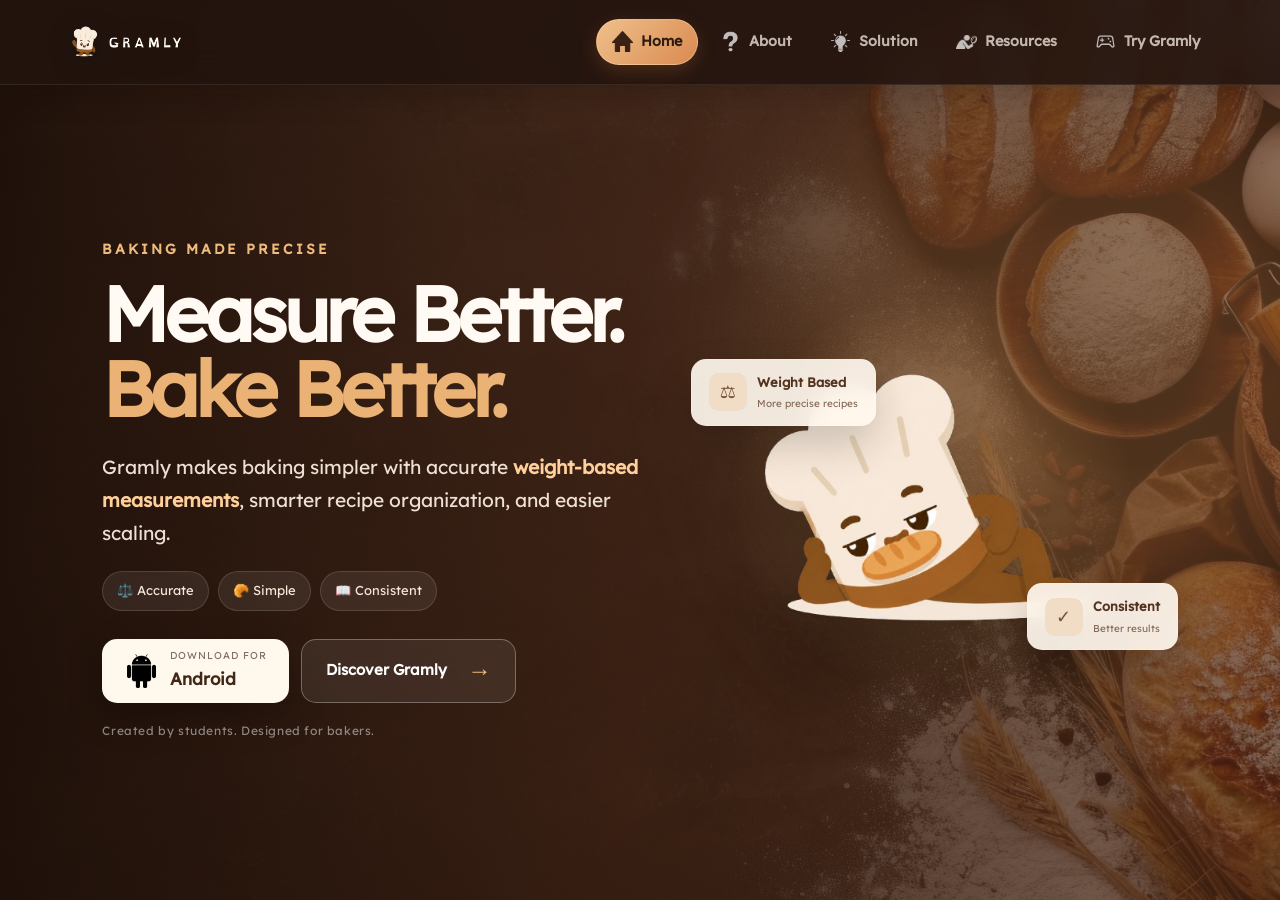
<file: docs/index.html>
<!DOCTYPE html>
<html lang="en">
<head>
    <meta charset="UTF-8">
    <meta name="viewport" content="width=device-width, initial-scale=1.0">

    <meta
        name="description"
        content="Gramly is a baking companion built around accurate weight-based measurements."
    >

    <title>Gramly — Measure Better. Bake Better.</title>

    <link rel="stylesheet" href="stylesheets/main.css">
    <link rel="icon" href="images/favicon.png">
</head>

<body class="home-page">

    <!-- NAVIGATION -->
    <header class="landing-topbar">

        <img
            id="menu-icon"
            src="images/gramly-icon.png"
            alt="Gramly logo"
        >

        <nav class="menu-list-items" aria-label="Main navigation">

            <span class="menu-item" id="home">
                <img src="images/home-icon.png" alt="">
                Home
            </span>

            <span class="menu-item" id="about">
                <img src="images/question-icon.png" alt="">
                About
            </span>

            <span class="menu-item" id="solution">
                <img src="images/solution-icon.png" alt="">
                Solution
            </span>

            <span class="menu-item" id="resources">
                <img src="images/research-icon.png" alt="">
                Resources
            </span>

            <!-- Keep contact ID for existing navigation routing -->
            <span class="menu-item" id="contact">
                <img src="images/try-icon.png" alt="">
                Try Gramly
            </span>

        </nav>

    </header>

    <!-- SINGLE SCREEN HERO -->
    <main class="home-hero">

        <div class="home-hero-content">

            <!-- LEFT SIDE -->
            <div class="home-hero-copy">

                <p class="home-eyebrow">
                    BAKING MADE PRECISE
                </p>

                <h1>
                    Measure Better.
                    <span>Bake Better.</span>
                </h1>

                <p class="home-description">
                    Gramly makes baking simpler with accurate
                    <strong>weight-based measurements</strong>,
                    smarter recipe organization, and easier scaling.
                </p>


                <div class="home-pills">

                    <span>⚖️ Accurate</span>
                    <span>🥐 Simple</span>
                    <span>📖 Consistent</span>

                </div>


                <!-- BUTTONS -->
                <div class="home-actions">

                    <button
                        class="home-download-btn"
                        onclick="downloadGramlyApk()"
                    >
                        <img
                            src="images/android-icon.png"
                            alt=""
                        >

                        <span>
                            <small>Download for</small>
                            Android
                        </span>
                    </button>


                    <button
                        class="home-about-btn"
                        onclick="window.location.href='about.html'"
                    >
                        Discover Gramly
                        <span>→</span>
                    </button>

                </div>


                <p class="home-note">
                    Created by students. Designed for bakers.
                </p>

            </div>


            <!-- RIGHT SIDE -->
            <div class="home-hero-visual">

                <div class="phone-glow"></div>

                <img
                    class="home-phone"
                    src="images/gramly-laying-seductive.png"
                    alt="Gramly mobile application"
                >

                <div class="floating-card floating-card-one">
                    <span>⚖️</span>
                    <div>
                        <strong>Weight Based</strong>
                        <small>More precise recipes</small>
                    </div>
                </div>


                <div class="floating-card floating-card-two">
                    <span>✓</span>
                    <div>
                        <strong>Consistent</strong>
                        <small>Better results</small>
                    </div>
                </div>

            </div>

        </div>

    </main>


    <script src="scripts/ui.js"></script>

    <script>
        addMenuScripts();
        addTTSPlayers();
    </script>

</body>
</html>
</file>
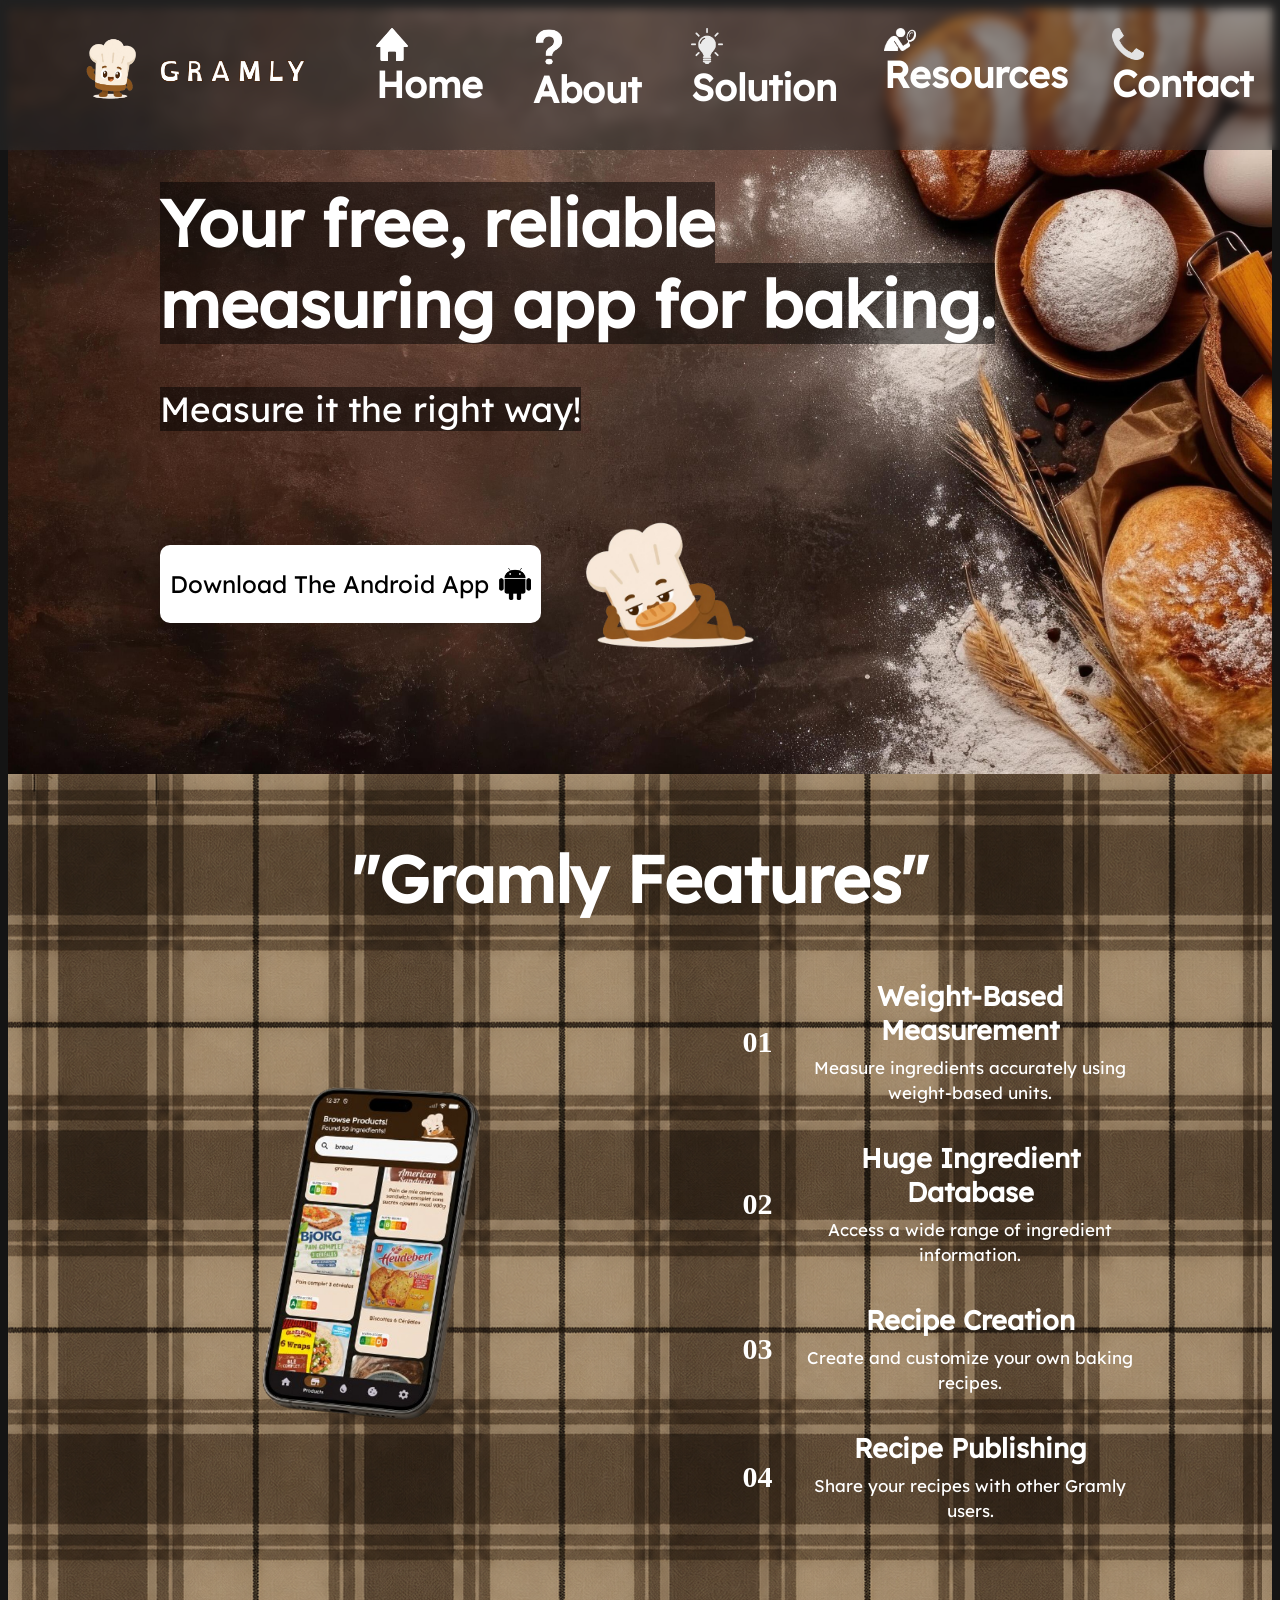
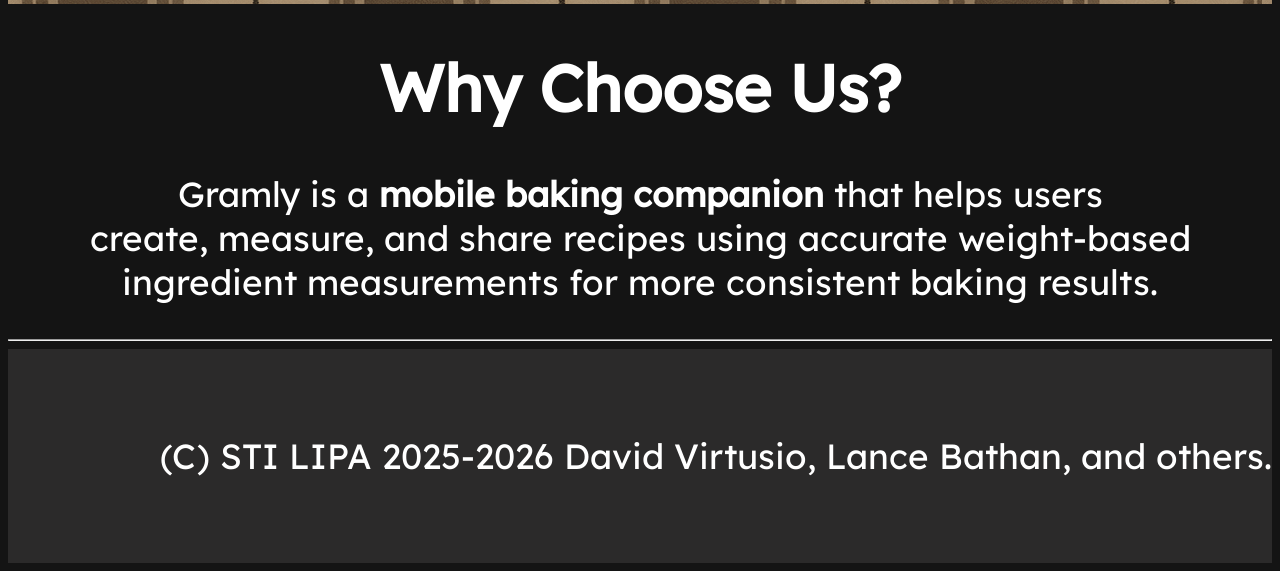
<file: html/index.html>
<html>
    <head>
        <title> Gramly </title>
        <link rel="stylesheet" href="../stylesheets/main.css">
    </head>
    <body>
        <div class="landing-topbar">
            <img id="menu-icon" src="../images/gramly-icon.png">
            <div class="menu-list-items">
                <span class="menu-item" id="home"> <img src="../images/home-icon.png" width="32px"> Home  </span>
                <span class="menu-item" id="about"> <img src="../images/question-icon.png" width="32px"> About </span>
                <span class="menu-item" id="solution"> <img src="../images/solution-icon.png" width="32px"> Solution </span>
                <span class="menu-item" id="resources"> <img src="../images/research-icon.png" width="32px"> Resources </span> 
                <span class="menu-item" id="contact"> <img src="../images/contact-icon.png" width="32px"> Contact </span> 
            </div>
        </div>
        <img id="alice-sprite" src="../images/alice-sprite.png" style="display: none;">
        <div class="home-section">
            <h1> 
                <span class="opaque-bg">
                    Your free, reliable <br>
                    measuring app for baking.
                </span>
            </h1>
            <p> 
                <span class="opaque-bg">
                    Measure it the right way!
                </span>
            </p>
            <br>
            <div class="download-section">
                <div class="button-item">
                    <p> Download The Android App </p>
                    <img class="landing-button-icons" src="../images/android-icon.png">
                </div>
                <img id="gramly-laying-seductive" src="../images/gramly-laying-seductive.png">
            </div>
        </div>
        <div class="features-section">
            <h1>"Gramly Features"</h1>

            <div class="features-item">
                <img src="../images/gramly-phone.png" alt="Gramly mobile application">

                <div class="features-list">
                    <div class="feature">
                        <span class="feature-number">01</span>
                        <div>
                            <h2>Weight-Based Measurement</h2>
                            <p>Measure ingredients accurately using weight-based units.</p>
                        </div>
                    </div>

                    <div class="feature">
                        <span class="feature-number">02</span>
                        <div>
                            <h2>Huge Ingredient Database</h2>
                            <p>Access a wide range of ingredient information.</p>
                        </div>
                    </div>

                    <div class="feature">
                        <span class="feature-number">03</span>
                        <div>
                            <h2>Recipe Creation</h2>
                            <p>Create and customize your own baking recipes.</p>
                        </div>
                    </div>

                    <div class="feature">
                        <span class="feature-number">04</span>
                        <div>
                            <h2>Recipe Publishing</h2>
                            <p>Share your recipes with other Gramly users.</p>
                        </div>
                    </div>
                </div>
            </div>
        </div>
        <div class="home-news">
            <h1> Why Choose Us? </h1>
            <p> 
                Gramly is a <b> mobile baking companion </b> that helps users <br> 
                create, measure, and share recipes using accurate weight-based <br>
                ingredient measurements for more consistent baking results.
            </p>
        </div>
        <hr>
        <div class="basic-footer">
            <p>
                (C) STI LIPA 2025-2026 David Virtusio, Lance Bathan, and others.
            </p>
        </div>
        <script src="../scripts/ui.js"> </script>
        <script>
            addMenuScripts();
            addTTSPlayers();
            addAliceWalking();
            addParallaxEffect();
        </script>
    </body>
</html>
</file>
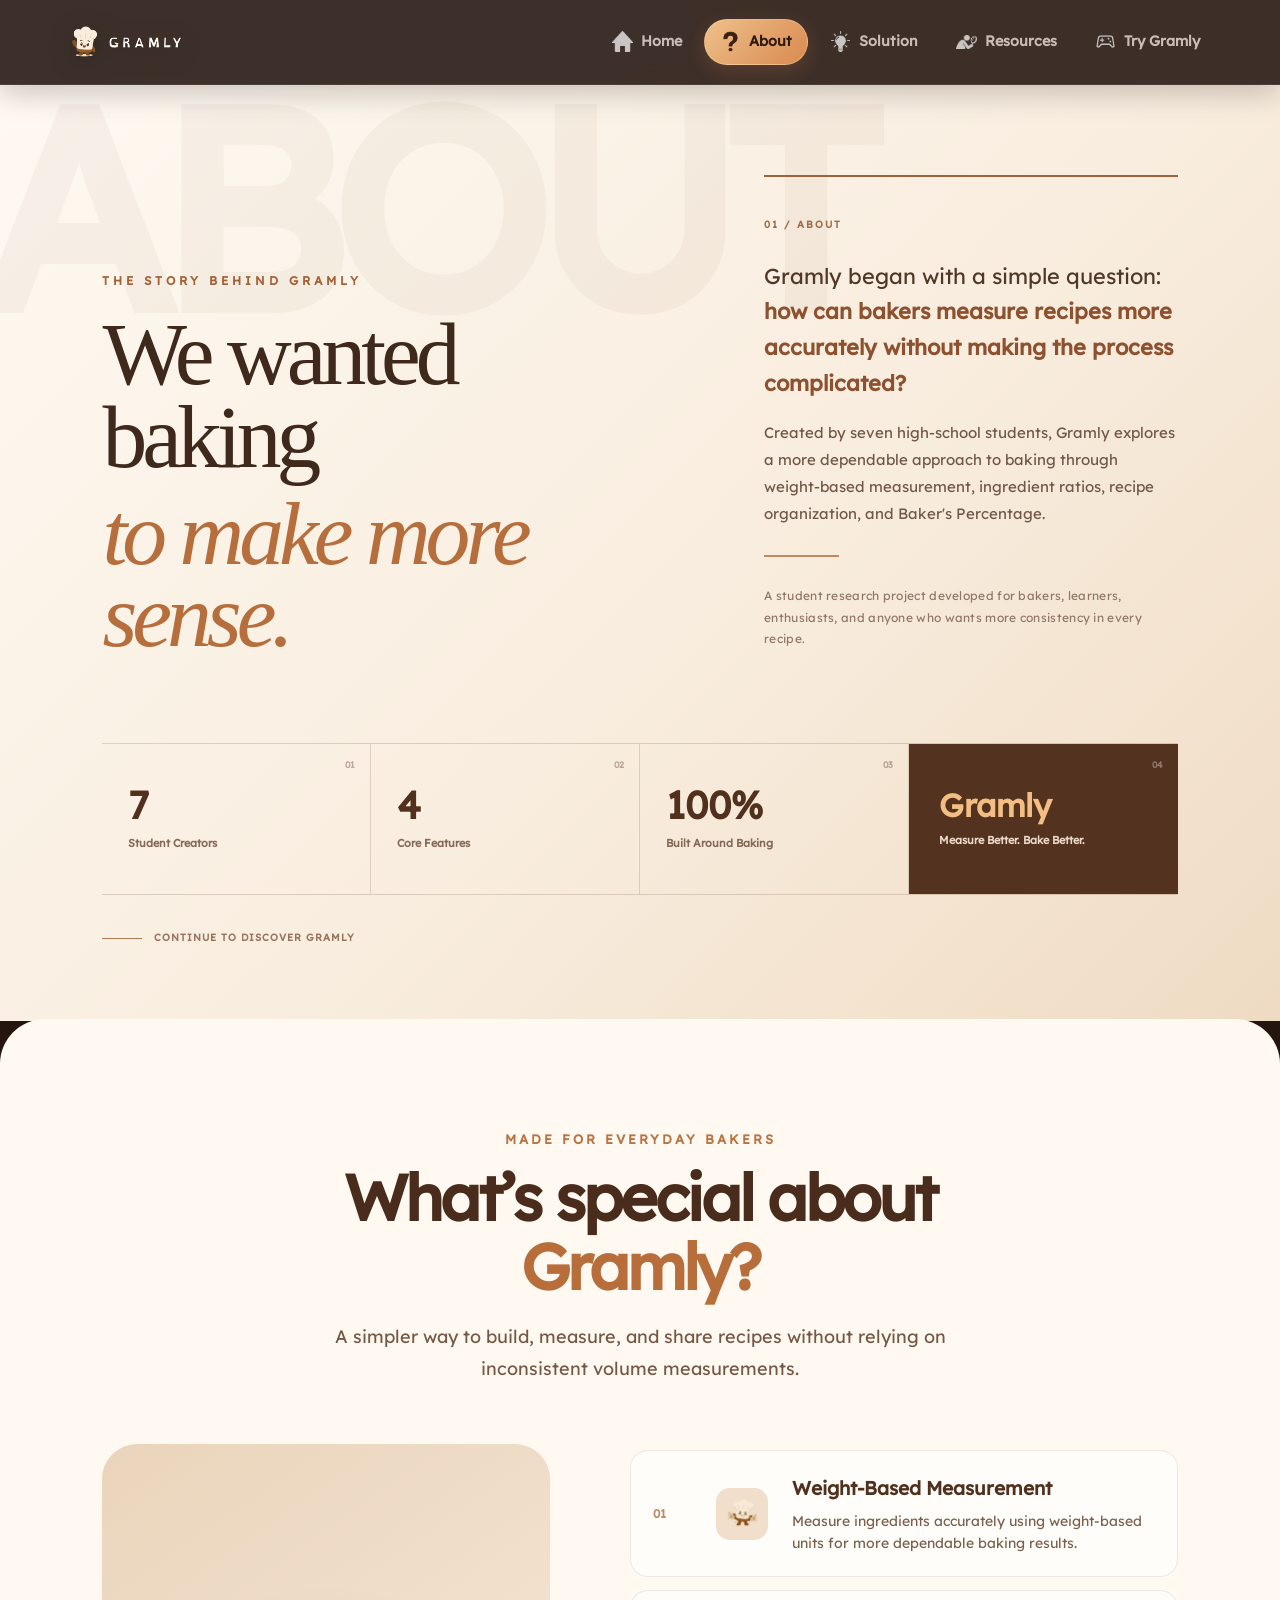
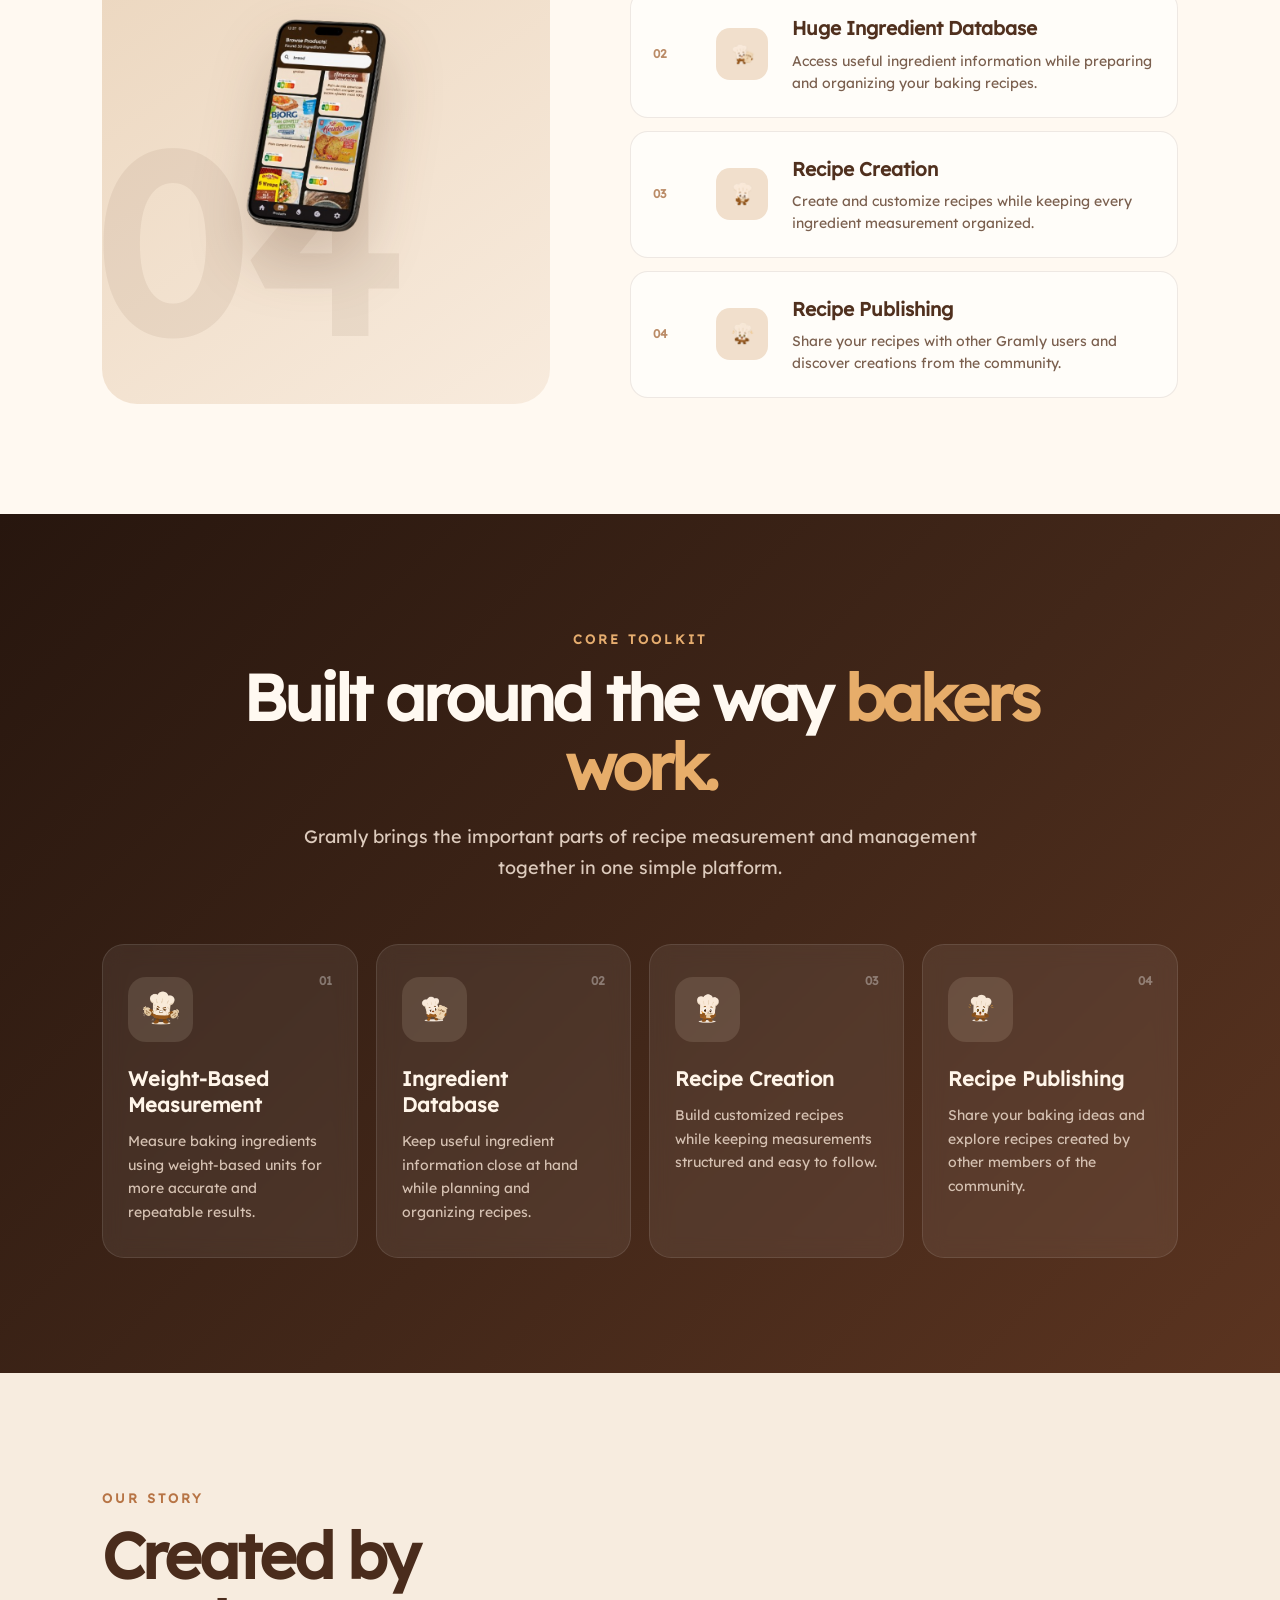
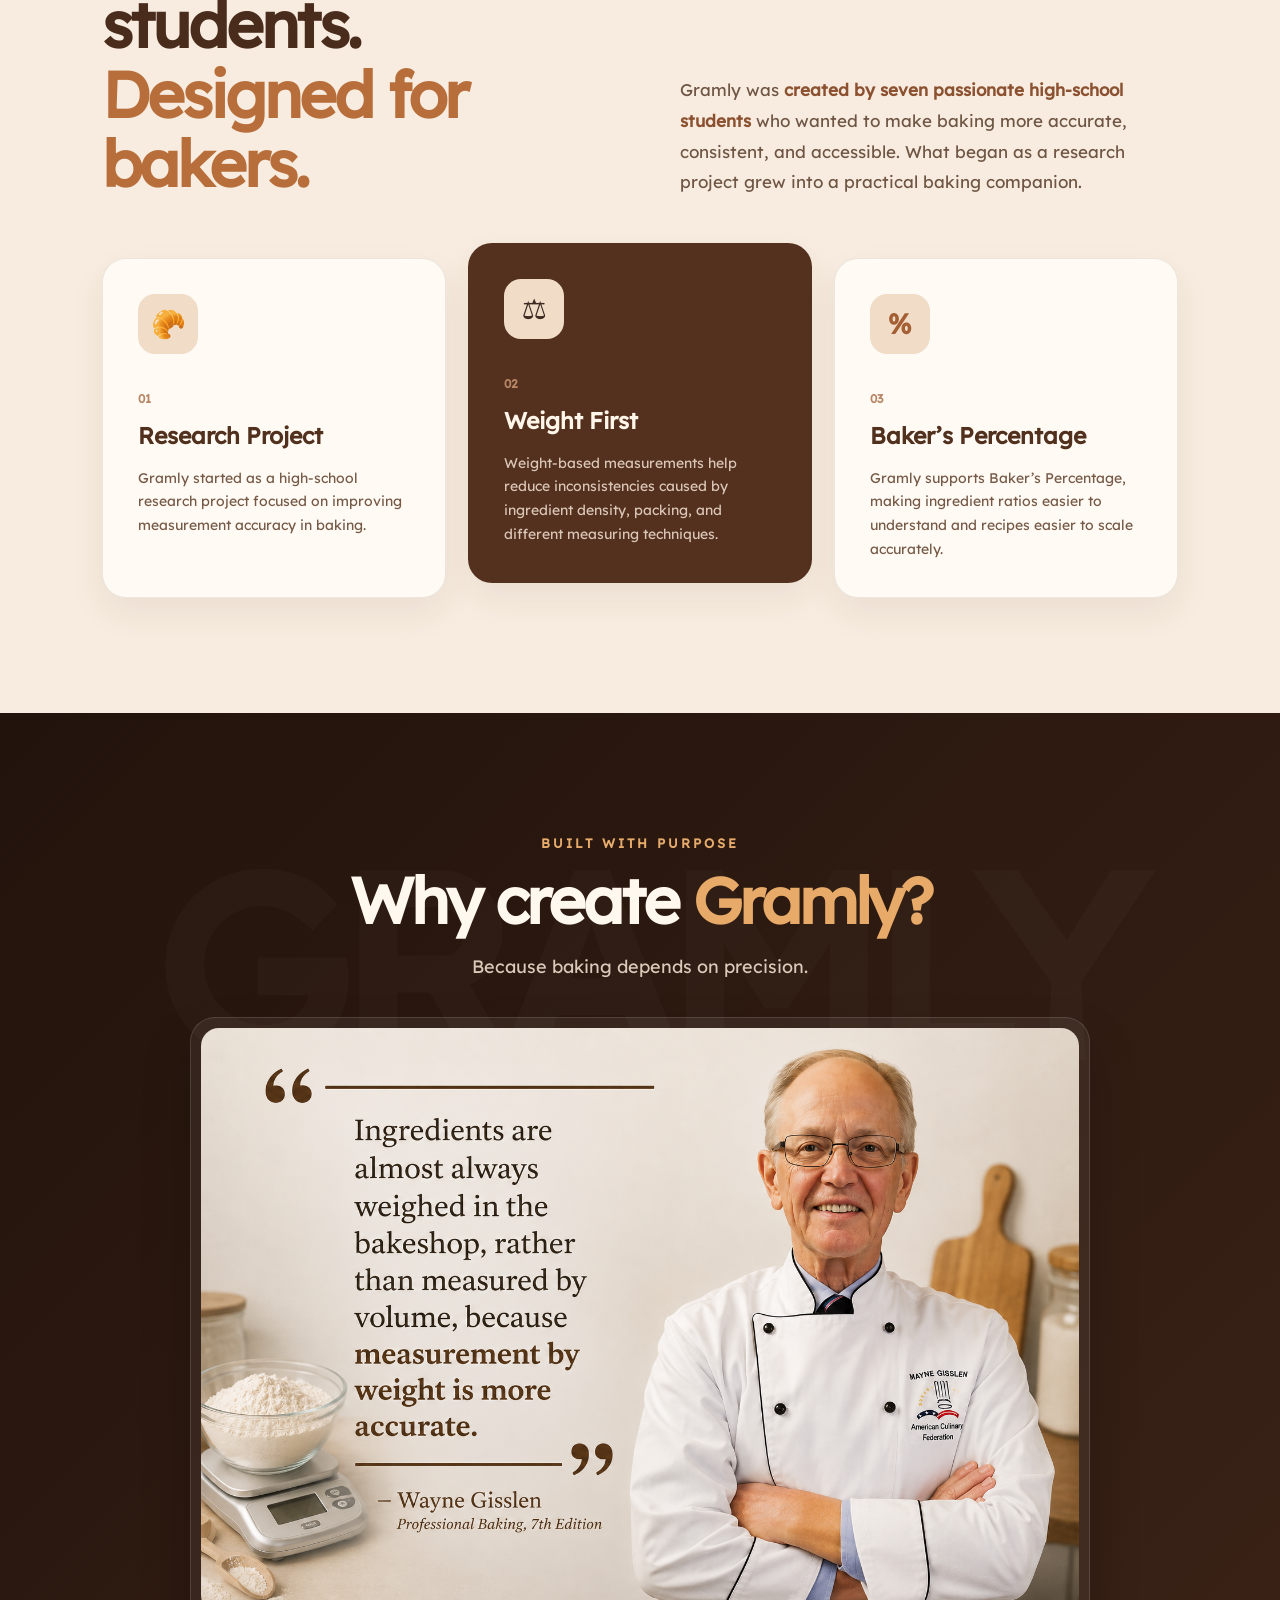
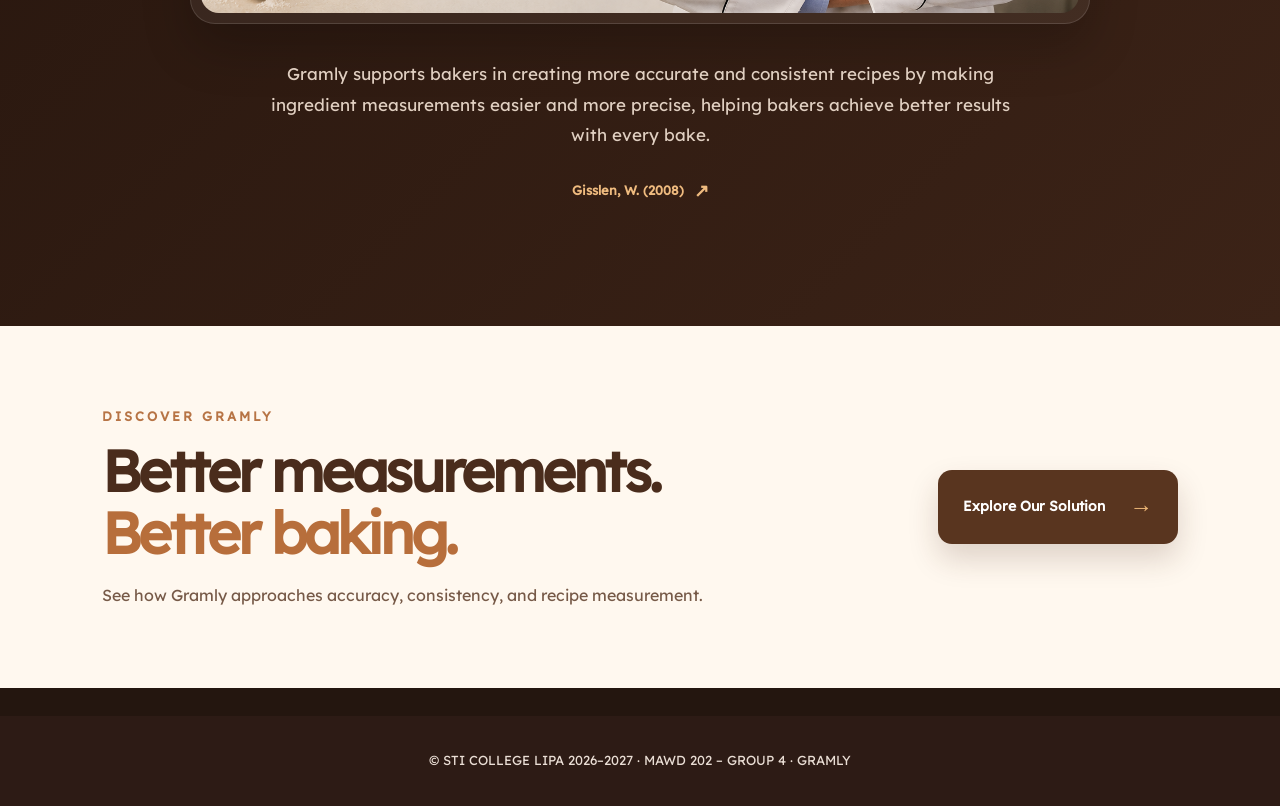
<file: docs/about.html>
<!DOCTYPE html>
<html lang="en">

<head>
    <meta charset="UTF-8">
    <meta name="viewport" content="width=device-width, initial-scale=1.0">

    <meta
        name="description"
        content="Discover Gramly, a student-built baking companion for accurate weight-based measurements, recipe creation, scaling, and sharing."
    >

    <title>About Gramly — Measure Better. Bake Better.</title>

    <link rel="stylesheet" href="stylesheets/main.css">
    <link rel="icon" href="images/favicon.png">
</head>


<body class="about-page">

    <!-- =====================================================
         NAVIGATION
         ===================================================== -->

    <header class="landing-topbar">

        <img
            id="menu-icon"
            src="images/gramly-icon.png"
            alt="Gramly logo"
        >

                <nav class="menu-list-items" aria-label="Main navigation">

            <span class="menu-item" id="home">
                <img src="images/home-icon.png" alt="">
                Home
            </span>

            <span class="menu-item" id="about">
                <img src="images/question-icon.png" alt="">
                About
            </span>

            <span class="menu-item" id="solution">
                <img src="images/solution-icon.png" alt="">
                Solution
            </span>

            <span class="menu-item" id="resources">
                <img src="images/research-icon.png" alt="">
                Resources
            </span>

            <!-- Keep contact ID for existing navigation routing -->
            <span class="menu-item" id="contact">
                <img src="images/try-icon.png" alt="">
                Try Gramly
            </span>

        </nav>

    </header>



    <main>


        <!-- =====================================================
             ABOUT HERO
             ===================================================== -->

<!-- =====================================================
     ABOUT INTRO — EDITORIAL STYLE
     ===================================================== -->

        <section class="about-intro">

            <div class="about-intro-bg-text">
                ABOUT
            </div>

            <div class="about-intro-inner">

                <!-- LEFT SIDE -->
                <div class="about-intro-heading">

                    <p class="about-intro-label">
                        THE STORY BEHIND GRAMLY
                    </p>

                    <h1>
                        We wanted baking
                        <em>to make more sense.</em>
                    </h1>

                </div>


                <!-- RIGHT SIDE -->
                <div class="about-intro-copy">

                    <span class="about-intro-number">
                        01 / ABOUT
                    </span>

                    <p class="about-intro-lead">
                        Gramly began with a simple question:
                        <strong>
                            how can bakers measure recipes more accurately
                            without making the process complicated?
                        </strong>
                    </p>

                    <p>
                        Created by seven high-school students, Gramly explores
                        a more dependable approach to baking through
                        weight-based measurement, ingredient ratios,
                        recipe organization, and Baker's Percentage.
                    </p>

                    <div class="about-intro-line"></div>

                    <p class="about-intro-small">
                        A student research project developed for bakers,
                        learners, enthusiasts, and anyone who wants more
                        consistency in every recipe.
                    </p>

                </div>

            </div>


            <!-- PROJECT FACTS -->
            <div class="about-facts">

                <article class="about-fact">
                    <span>01</span>
                    <strong>7</strong>
                    <p>Student Creators</p>
                </article>

                <article class="about-fact">
                    <span>02</span>
                    <strong>4</strong>
                    <p>Core Features</p>
                </article>

                <article class="about-fact">
                    <span>03</span>
                    <strong>100%</strong>
                    <p>Built Around Baking</p>
                </article>

                <article class="about-fact about-fact-highlight">
                    <span>04</span>
                    <strong>Gramly</strong>
                    <p>Measure Better. Bake Better.</p>
                </article>

            </div>


            <!-- SCROLL INDICATOR -->
            <div class="about-scroll-hint">
                <span></span>
                Continue to discover Gramly
            </div>

        </section>



        <!-- =====================================================
             WHAT'S SPECIAL ABOUT GRAMLY
             ===================================================== -->

        <section class="about-features-section">

            <div class="about-section-heading">

                <p class="about-section-kicker">
                    MADE FOR EVERYDAY BAKERS
                </p>

                <h2>
                    What’s special about
                    <span>Gramly?</span>
                </h2>

                <p>
                    A simpler way to build, measure, and share recipes
                    without relying on inconsistent volume measurements.
                </p>

            </div>


            <div class="about-feature-showcase">


                <!-- PHONE -->

                <div class="about-feature-phone">

                    <div class="phone-background-number">
                        04
                    </div>

                    <img
                        src="images/gramly-phone.png"
                        alt="Gramly mobile application displayed on a phone"
                    >

                </div>



                <!-- FEATURE LIST -->

                <div class="about-feature-list">


                    <article class="about-feature-row">

                        <span class="about-feature-number">
                            01
                        </span>

                        <div class="about-feature-icon">

                            <img
                                src="images/weight-icon.png"
                                alt=""
                            >

                        </div>

                        <div>

                            <h3>
                                Weight-Based Measurement
                            </h3>

                            <p>
                                Measure ingredients accurately using
                                weight-based units for more dependable
                                baking results.
                            </p>

                        </div>

                    </article>



                    <article class="about-feature-row">

                        <span class="about-feature-number">
                            02
                        </span>

                        <div class="about-feature-icon">

                            <img
                                src="images/ingredient-icon.png"
                                alt=""
                            >

                        </div>

                        <div>

                            <h3>
                                Huge Ingredient Database
                            </h3>

                            <p>
                                Access useful ingredient information
                                while preparing and organizing your
                                baking recipes.
                            </p>

                        </div>

                    </article>



                    <article class="about-feature-row">

                        <span class="about-feature-number">
                            03
                        </span>

                        <div class="about-feature-icon">

                            <img
                                src="images/recipe-icon.png"
                                alt=""
                            >

                        </div>

                        <div>

                            <h3>
                                Recipe Creation
                            </h3>

                            <p>
                                Create and customize recipes while
                                keeping every ingredient measurement
                                organized.
                            </p>

                        </div>

                    </article>



                    <article class="about-feature-row">

                        <span class="about-feature-number">
                            04
                        </span>

                        <div class="about-feature-icon">

                            <img
                                src="images/publish-icon.png"
                                alt=""
                            >

                        </div>

                        <div>

                            <h3>
                                Recipe Publishing
                            </h3>

                            <p>
                                Share your recipes with other Gramly
                                users and discover creations from the
                                community.
                            </p>

                        </div>

                    </article>


                </div>

            </div>

        </section>



        <!-- =====================================================
             CORE TOOLKIT
             ===================================================== -->

        <section class="about-toolkit-section">

            <div class="about-section-heading light-heading">

                <p class="about-section-kicker">
                    CORE TOOLKIT
                </p>

                <h2>
                    Built around the way
                    <span>bakers work.</span>
                </h2>

                <p>
                    Gramly brings the important parts of recipe
                    measurement and management together in one
                    simple platform.
                </p>

            </div>



            <div class="about-toolkit-grid">


                <article class="about-toolkit-card">

                    <span class="toolkit-card-number">
                        01
                    </span>

                    <div class="toolkit-icon">

                        <img
                            src="images/weight-icon.png"
                            alt="Weight-Based Measurement"
                        >

                    </div>

                    <h3>
                        Weight-Based Measurement
                    </h3>

                    <p>
                        Measure baking ingredients using weight-based
                        units for more accurate and repeatable results.
                    </p>

                </article>



                <article class="about-toolkit-card">

                    <span class="toolkit-card-number">
                        02
                    </span>

                    <div class="toolkit-icon">

                        <img
                            src="images/ingredient-icon.png"
                            alt="Ingredient Database"
                        >

                    </div>

                    <h3>
                        Ingredient Database
                    </h3>

                    <p>
                        Keep useful ingredient information close at
                        hand while planning and organizing recipes.
                    </p>

                </article>



                <article class="about-toolkit-card">

                    <span class="toolkit-card-number">
                        03
                    </span>

                    <div class="toolkit-icon">

                        <img
                            src="images/recipe-icon.png"
                            alt="Recipe Creation"
                        >

                    </div>

                    <h3>
                        Recipe Creation
                    </h3>

                    <p>
                        Build customized recipes while keeping
                        measurements structured and easy to follow.
                    </p>

                </article>



                <article class="about-toolkit-card">

                    <span class="toolkit-card-number">
                        04
                    </span>

                    <div class="toolkit-icon">

                        <img
                            src="images/publish-icon.png"
                            alt="Recipe Publishing"
                        >

                    </div>

                    <h3>
                        Recipe Publishing
                    </h3>

                    <p>
                        Share your baking ideas and explore recipes
                        created by other members of the community.
                    </p>

                </article>


            </div>

        </section>



        <!-- =====================================================
             OUR STORY
             ===================================================== -->

        <section class="about-story-section">

            <div class="about-story-intro">

                <div>

                    <p class="about-section-kicker">
                        OUR STORY
                    </p>

                    <h2>
                        Created by students.<br>
                        <span>Designed for bakers.</span>
                    </h2>

                </div>


                <p class="story-lead">
                    Gramly was <strong>created by seven passionate
                    high-school students</strong> who wanted to make
                    baking more accurate, consistent, and accessible.
                    What began as a research project grew into a
                    practical baking companion.
                </p>

            </div>



            <div class="about-story-grid">


                <article class="about-story-card">

                    <div class="story-icon">
                        🥐
                    </div>

                    <p class="story-number">
                        01
                    </p>

                    <h3>
                        Research Project
                    </h3>

                    <p>
                        Gramly started as a high-school research project
                        focused on improving measurement accuracy in
                        baking.
                    </p>

                </article>



                <article class="about-story-card featured-story-card">

                    <div class="story-icon">
                        ⚖️
                    </div>

                    <p class="story-number">
                        02
                    </p>

                    <h3>
                        Weight First
                    </h3>

                    <p>
                        Weight-based measurements help reduce
                        inconsistencies caused by ingredient density,
                        packing, and different measuring techniques.
                    </p>

                </article>



                <article class="about-story-card">

                    <div class="story-icon percentage-icon">
                        %
                    </div>

                    <p class="story-number">
                        03
                    </p>

                    <h3>
                        Baker’s Percentage
                    </h3>

                    <p>
                        Gramly supports Baker’s Percentage, making
                        ingredient ratios easier to understand and
                        recipes easier to scale accurately.
                    </p>

                </article>


            </div>

        </section>



        <!-- =====================================================
             WHY CREATE GRAMLY
             ===================================================== -->

        <section class="about-purpose-section">

            <div class="purpose-background-text">
                GRAMLY
            </div>


            <div class="about-purpose-content">

                <p class="about-section-kicker">
                    BUILT WITH PURPOSE
                </p>

                <h2>
                    Why create
                    <span>Gramly?</span>
                </h2>


                <p class="purpose-description">
                    Because baking depends on precision.
                </p>


                <div class="purpose-quote-wrapper">

                    <img
                        src="images/gisslen-quote.png"
                        alt="Reference quote about baking measurement"
                    >

                </div>


                <p class="purpose-copy">
                    Gramly supports bakers in creating more accurate
                    and consistent recipes by making ingredient
                    measurements easier and more precise, helping
                    bakers achieve better results with every bake.
                </p>


                <a
                    class="purpose-source"
                    href="https://app.ckbk.com/section/prof83497c02s001ss001sss002"
                    target="_blank"
                    rel="noopener"
                >
                    Gisslen, W. (2008)
                    <span>↗</span>
                </a>

            </div>

        </section>



        <!-- =====================================================
             FINAL CTA
             ===================================================== -->

        <section class="about-final-cta">

            <div>

                <p class="about-section-kicker">
                    DISCOVER GRAMLY
                </p>

                <h2>
                    Better measurements.<br>
                    <span>Better baking.</span>
                </h2>

                <p>
                    See how Gramly approaches accuracy,
                    consistency, and recipe measurement.
                </p>

            </div>


            <button
                class="about-cta-button"
                onclick="window.location.href='solution.html'"
            >
                Explore Our Solution
                <span>→</span>
            </button>

        </section>


    </main>



    <!-- =====================================================
         FOOTER
         ===================================================== -->

    <footer class="basic-footer">

        <p>
            © STI COLLEGE LIPA 2026–2027 ·
            MAWD 202 – GROUP 4 · GRAMLY
        </p>

    </footer>



    <script src="scripts/ui.js"></script>

    <script>
        addMenuScripts();
        addTTSPlayers();
    </script>

</body>

</html>
</file>
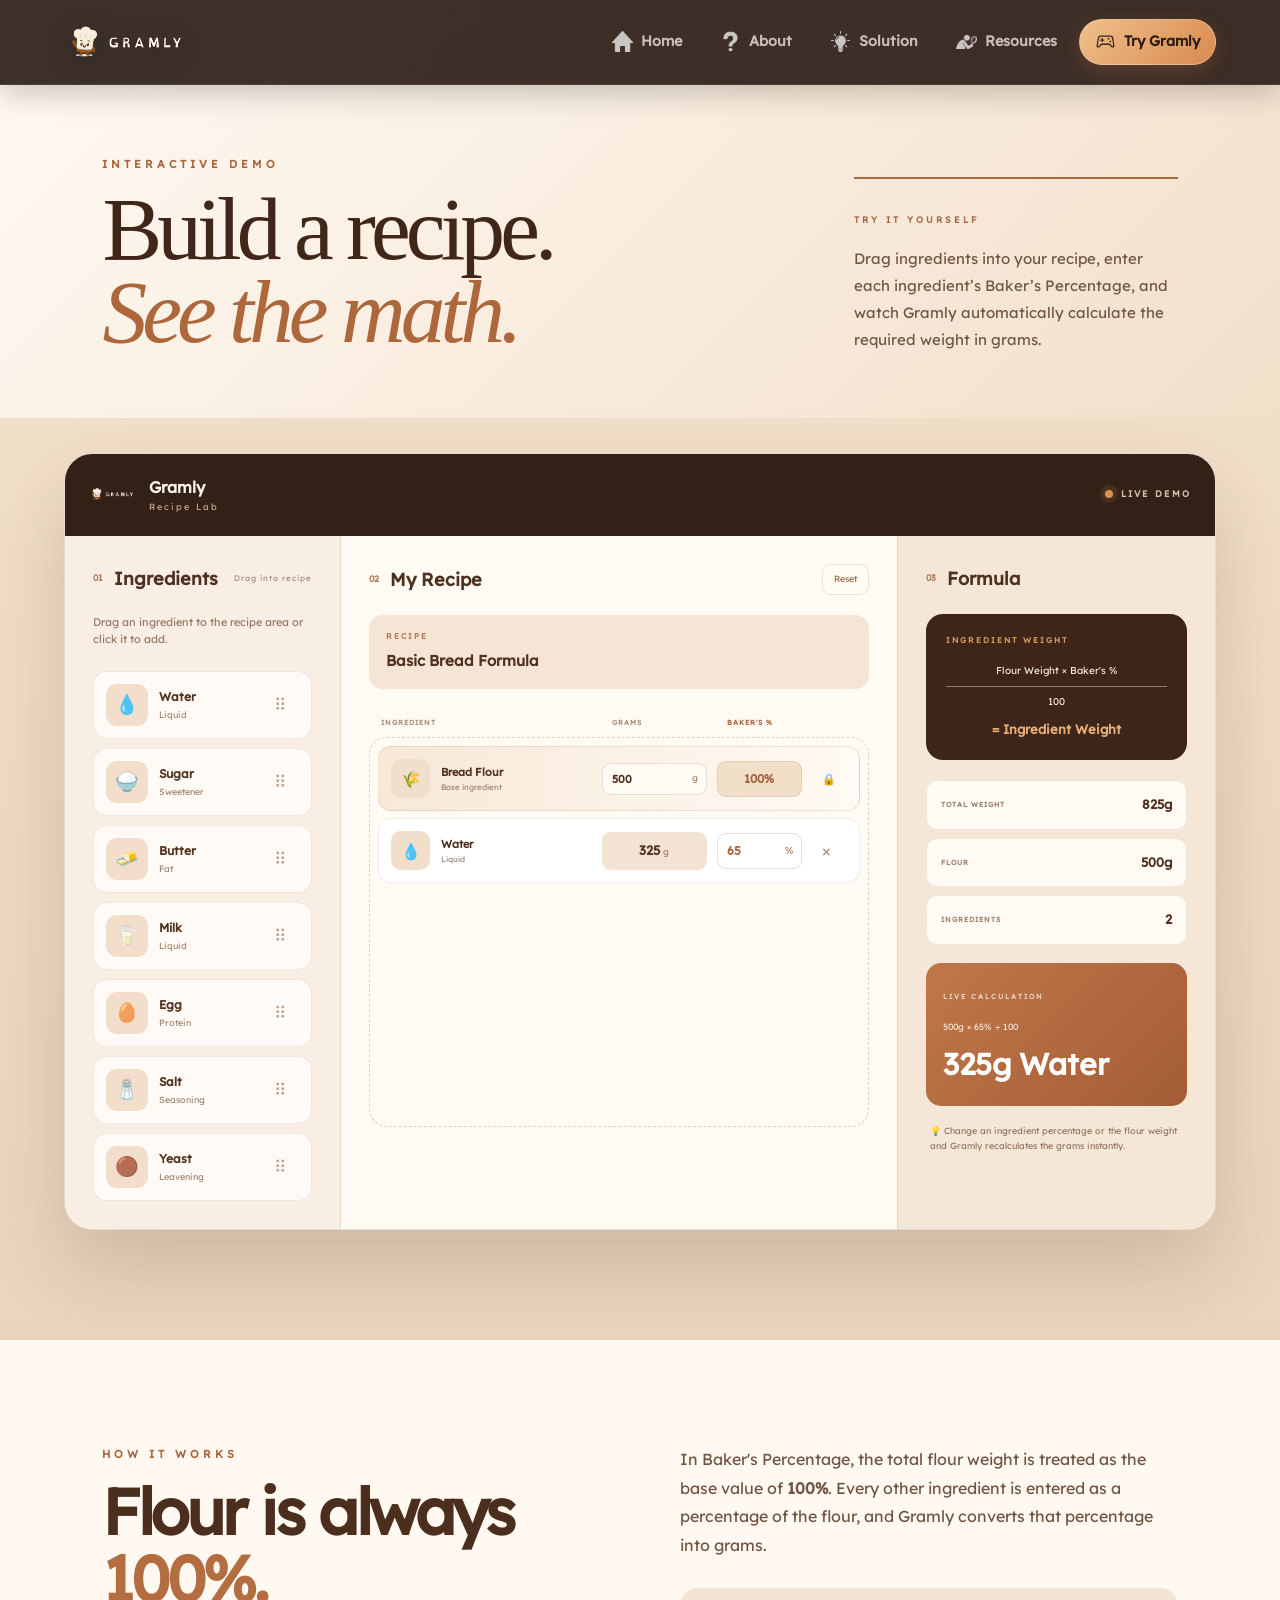
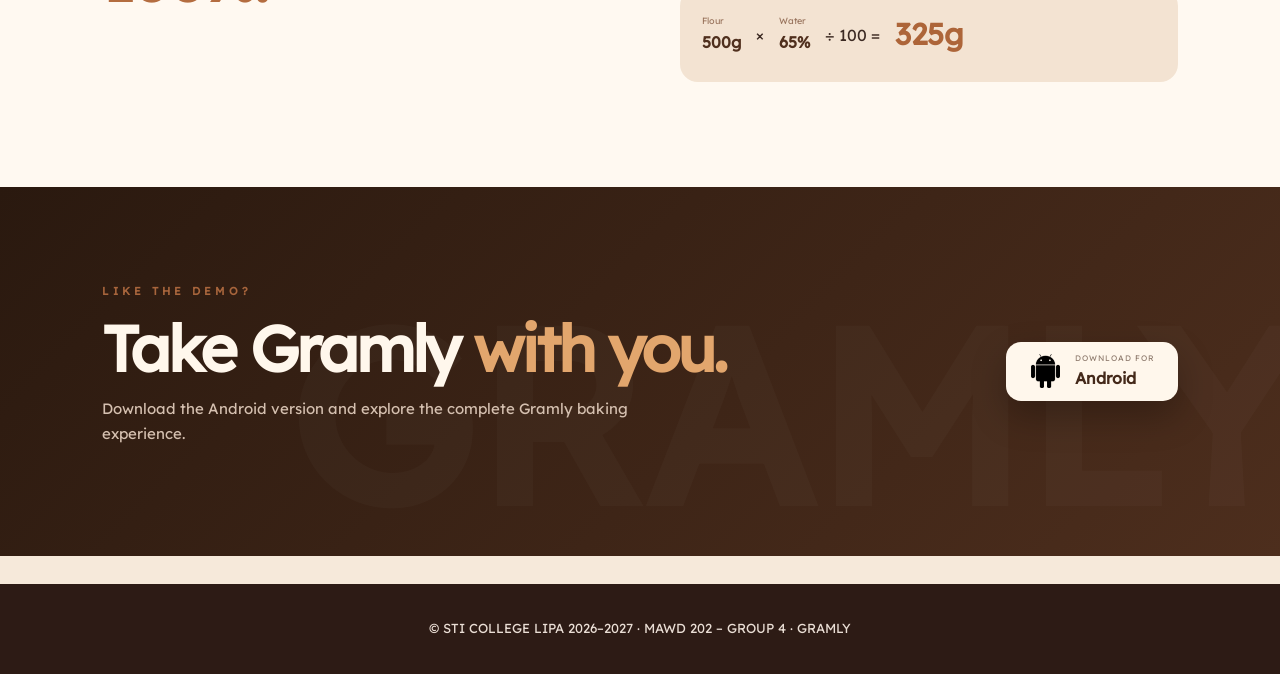
<file: docs/contact.html>
<!DOCTYPE html>
<html lang="en">

<head>
    <meta charset="UTF-8">
    <meta name="viewport" content="width=device-width, initial-scale=1.0">

    <meta
        name="description"
        content="Try Gramly's interactive baking measurement and Baker's Percentage calculator."
    >

    <title>Try Gramly — Interactive Demo</title>

    <link rel="stylesheet" href="stylesheets/main.css">
    <link rel="icon" href="images/favicon.png">
</head>


<body class="try-page">

    <!-- NAVIGATION -->

    <header class="landing-topbar">

        <img
            id="menu-icon"
            src="images/gramly-icon.png"
            alt="Gramly logo"
        >

        <nav class="menu-list-items" aria-label="Main navigation">

            <span class="menu-item" id="home">
                <img src="images/home-icon.png" alt="">
                Home
            </span>

            <span class="menu-item" id="about">
                <img src="images/question-icon.png" alt="">
                About
            </span>

            <span class="menu-item" id="solution">
                <img src="images/solution-icon.png" alt="">
                Solution
            </span>

            <span class="menu-item" id="resources">
                <img src="images/research-icon.png" alt="">
                Resources
            </span>

            <!-- Keep contact ID for existing navigation routing -->
            <span class="menu-item active" id="contact">
                <img src="images/try-icon.png" alt="">
                Try Gramly
            </span>

        </nav>

    </header>



    <main>

        <!-- =====================================================
             INTRO
             ===================================================== -->

        <section class="try-intro">

            <div class="try-intro-heading">

                <div>

                    <p class="try-kicker">
                        INTERACTIVE DEMO
                    </p>

                    <h1>
                        Build a recipe.
                        <span>See the math.</span>
                    </h1>

                </div>


                <div class="try-intro-description">

                    <span>
                        TRY IT YOURSELF
                    </span>

                    <p>
                        Drag ingredients into your recipe, enter each ingredient’s
                        Baker’s Percentage, and watch Gramly automatically
                        calculate the required weight in grams.
                    </p>

                </div>

            </div>

        </section>



        <!-- =====================================================
             GRAMLY APP DEMO
             ===================================================== -->

        <section class="gramly-demo-section">

            <div class="gramly-demo-app">


                <!-- APP HEADER -->

                <div class="demo-app-header">

                    <div class="demo-app-brand">

                        <img
                            src="images/gramly-icon.png"
                            alt="Gramly"
                        >

                        <div>
                            <strong>Gramly</strong>
                            <span>Recipe Lab</span>
                        </div>

                    </div>


                    <div class="demo-live">

                        <span></span>

                        LIVE DEMO

                    </div>

                </div>



                <!-- APP BODY -->

                <div class="demo-app-body">


                    <!-- =================================================
                         INGREDIENT LIBRARY
                         ================================================= -->

                    <aside class="ingredient-library">

                        <div class="demo-panel-heading">

                            <div>
                                <span>01</span>

                                <h2>
                                    Ingredients
                                </h2>
                            </div>

                            <p>
                                Drag into recipe
                            </p>

                        </div>


                        <p class="ingredient-help">
                            Drag an ingredient to the recipe area or
                            click it to add.
                        </p>


                        <div class="ingredient-list">


                            <div
                                class="ingredient-card"
                                draggable="true"
                                data-ingredient="Water"
                                data-icon="💧"
                                data-percentage="65"
                            >
                                <span class="ingredient-emoji">
                                    💧
                                </span>

                                <div>
                                    <strong>Water</strong>
                                    <small>Liquid</small>
                                </div>

                                <span class="drag-handle">
                                    ⠿
                                </span>
                            </div>


                            <div
                                class="ingredient-card"
                                draggable="true"
                                data-ingredient="Sugar"
                                data-icon="🍚"
                                data-percentage="10"
                            >
                                <span class="ingredient-emoji">
                                    🍚
                                </span>

                                <div>
                                    <strong>Sugar</strong>
                                    <small>Sweetener</small>
                                </div>

                                <span class="drag-handle">
                                    ⠿
                                </span>
                            </div>


                            <div
                                class="ingredient-card"
                                draggable="true"
                                data-ingredient="Butter"
                                data-icon="🧈"
                                data-percentage="8"
                            >
                                <span class="ingredient-emoji">
                                    🧈
                                </span>

                                <div>
                                    <strong>Butter</strong>
                                    <small>Fat</small>
                                </div>

                                <span class="drag-handle">
                                    ⠿
                                </span>
                            </div>


                            <div
                                class="ingredient-card"
                                draggable="true"
                                data-ingredient="Milk"
                                data-icon="🥛"
                                data-percentage="20"
                            >
                                <span class="ingredient-emoji">
                                    🥛
                                </span>

                                <div>
                                    <strong>Milk</strong>
                                    <small>Liquid</small>
                                </div>

                                <span class="drag-handle">
                                    ⠿
                                </span>
                            </div>


                            <div
                                class="ingredient-card"
                                draggable="true"
                                data-ingredient="Egg"
                                data-icon="🥚"
                                data-percentage="10"
                            >
                                <span class="ingredient-emoji">
                                    🥚
                                </span>

                                <div>
                                    <strong>Egg</strong>
                                    <small>Protein</small>
                                </div>

                                <span class="drag-handle">
                                    ⠿
                                </span>
                            </div>


                            <div
                                class="ingredient-card"
                                draggable="true"
                                data-ingredient="Salt"
                                data-icon="🧂"
                                data-percentage="2"
                            >
                                <span class="ingredient-emoji">
                                    🧂
                                </span>

                                <div>
                                    <strong>Salt</strong>
                                    <small>Seasoning</small>
                                </div>

                                <span class="drag-handle">
                                    ⠿
                                </span>
                            </div>


                            <div
                                class="ingredient-card"
                                draggable="true"
                                data-ingredient="Yeast"
                                data-icon="🟤"
                                data-percentage="1.4"
                            >
                                <span class="ingredient-emoji">
                                    🟤
                                </span>

                                <div>
                                    <strong>Yeast</strong>
                                    <small>Leavening</small>
                                </div>

                                <span class="drag-handle">
                                    ⠿
                                </span>
                            </div>


                        </div>

                    </aside>



                    <!-- =================================================
                         RECIPE BUILDER
                         ================================================= -->

                    <section class="recipe-builder">

                        <div class="demo-panel-heading">

                            <div>
                                <span>02</span>

                                <h2>
                                    My Recipe
                                </h2>
                            </div>

                            <button
                                class="reset-recipe"
                                id="reset-recipe"
                                type="button"
                            >
                                Reset
                            </button>

                        </div>



                        <div class="recipe-name">

                            <span>
                                RECIPE
                            </span>

                            <strong>
                                Basic Bread Formula
                            </strong>

                        </div>



                        <!-- COLUMN LABELS -->

                        <div class="recipe-columns">

                            <span>INGREDIENT</span>
                            <span>GRAMS</span>
                            <span>BAKER'S %</span>
                            <span></span>

                        </div>



                        <!-- DROP ZONE -->

                        <div
                            class="recipe-drop-zone"
                            id="recipe-drop-zone"
                        >


                            <!-- FLOUR ALWAYS STARTS AT 100% -->

                            <div
                                class="recipe-ingredient flour-row"
                                data-name="Bread Flour"
                            >

                                <div class="recipe-ingredient-name">

                                    <span>
                                        🌾
                                    </span>

                                    <div>
                                        <strong>
                                            Bread Flour
                                        </strong>

                                        <small>
                                            Base ingredient
                                        </small>
                                    </div>

                                </div>


                                <div class="weight-control">

                                    <input
                                        type="number"
                                        id="flour-weight"
                                        value="500"
                                        min="1"
                                        step="1"
                                        aria-label="Bread Flour weight in grams"
                                    >

                                    <span>g</span>

                                </div>


                                <div class="percentage-control locked-percentage">
                                    <strong>100%</strong>
                                </div>


                                <span class="locked-ingredient">
                                    🔒
                                </span>

                            </div>



                            <!-- DEFAULT WATER -->

                            <div
                                class="recipe-ingredient"
                                data-name="Water"
                            >

                                <div class="recipe-ingredient-name">

                                    <span>
                                        💧
                                    </span>

                                    <div>
                                        <strong>Water</strong>
                                        <small>Liquid</small>
                                    </div>

                                </div>


                                <div class="gram-output">
                                    <strong class="ingredient-grams">325</strong>
                                    <span>g</span>
                                </div>


                                <div class="percentage-control">
                                    <input
                                        type="number"
                                        class="ingredient-percentage"
                                        value="65"
                                        min="0"
                                        step="0.1"
                                        aria-label="Water Baker's Percentage"
                                    >
                                    <span>%</span>
                                </div>


                                <button
                                    class="remove-ingredient"
                                    type="button"
                                    aria-label="Remove Water"
                                >
                                    ×
                                </button>

                            </div>



                            <div
                                class="recipe-empty-message"
                                id="recipe-empty-message"
                            >
                                <div>
                                    ↓
                                </div>

                                <strong>
                                    Drop ingredients here
                                </strong>

                                <span>
                                    Enter a Baker’s Percentage and Gramly will
                                    calculate the grams automatically.
                                </span>
                            </div>

                        </div>

                    </section>



                    <!-- =================================================
                         CALCULATIONS
                         ================================================= -->

                    <aside class="recipe-calculations">

                        <div class="demo-panel-heading">

                            <div>
                                <span>03</span>

                                <h2>
                                    Formula
                                </h2>
                            </div>

                        </div>


                        <!-- MAIN RESULT -->

                        <div class="formula-display">

                            <p>
                                INGREDIENT WEIGHT
                            </p>

                            <div class="formula-equation">

                                <span>
                                    Flour Weight × Baker's %
                                </span>

                                <div></div>

                                <span>
                                    100
                                </span>

                                <strong>
                                    = Ingredient Weight
                                </strong>

                            </div>

                        </div>



                        <!-- STATS -->

                        <div class="recipe-stats">

                            <article>

                                <span>
                                    TOTAL WEIGHT
                                </span>

                                <strong id="total-weight">
                                    825g
                                </strong>

                            </article>


                            <article>

                                <span>
                                    FLOUR
                                </span>

                                <strong id="flour-weight-display">
                                    500g
                                </strong>

                            </article>


                            <article>

                                <span>
                                    INGREDIENTS
                                </span>

                                <strong id="ingredient-count">
                                    2
                                </strong>

                            </article>

                        </div>



                        <!-- EXAMPLE CALCULATION -->

                        <div
                            class="live-calculation"
                            id="live-calculation"
                        >

                            <span>
                                LIVE CALCULATION
                            </span>

                            <p id="calculation-text">
                                500g × 65% ÷ 100
                            </p>

                            <strong id="calculation-result">
                                325g Water
                            </strong>

                        </div>


                        <p class="demo-tip">
                            💡 Change an ingredient percentage or the flour weight and
                            Gramly recalculates the grams instantly.
                        </p>

                    </aside>


                </div>

            </div>

        </section>



        <!-- =====================================================
             EXPLANATION
             ===================================================== -->

        <section class="try-explanation">

            <div>

                <p class="try-kicker">
                    HOW IT WORKS
                </p>

                <h2>
                    Flour is always
                    <span>100%.</span>
                </h2>

            </div>


            <div class="try-explanation-copy">

                <p>
                    In Baker's Percentage, the total flour weight is
                    treated as the base value of <strong>100%</strong>.
                    Every other ingredient is entered as a percentage of
                    the flour, and Gramly converts that percentage into grams.
                </p>


                <div class="example-formula">

                    <div>
                        <span>Flour</span>
                        <strong>500g</strong>
                    </div>

                    <span>×</span>

                    <div>
                        <span>Water</span>
                        <strong>65%</strong>
                    </div>

                    <span>÷ 100 =</span>

                    <strong class="example-result">
                        325g
                    </strong>

                </div>

            </div>

        </section>



        <!-- =====================================================
             DOWNLOAD
             ===================================================== -->

        <section class="try-download">

            <div class="try-download-background">
                GRAMLY
            </div>

            <div class="try-download-inner">

                <div>

                    <p class="try-kicker">
                        LIKE THE DEMO?
                    </p>

                    <h2>
                        Take Gramly
                        <span>with you.</span>
                    </h2>

                    <p>
                        Download the Android version and explore the
                        complete Gramly baking experience.
                    </p>

                </div>


                <button
                    class="try-download-button"
                    onclick="downloadGramlyApk()"
                    type="button"
                >

                    <img
                        src="images/android-icon.png"
                        alt=""
                    >

                    <span>
                        <small>
                            Download for
                        </small>

                        Android
                    </span>

                </button>

            </div>

        </section>

    </main>



    <footer class="basic-footer">

        <p>
            © STI COLLEGE LIPA 2026–2027 ·
            MAWD 202 – GROUP 4 · GRAMLY
        </p>

    </footer>



    <script src="scripts/ui.js"></script>

    <script>
        addTTSPlayers();
        addMenuScripts();
        initializeGramlyDemo();
    </script>

</body>

</html>
</file>
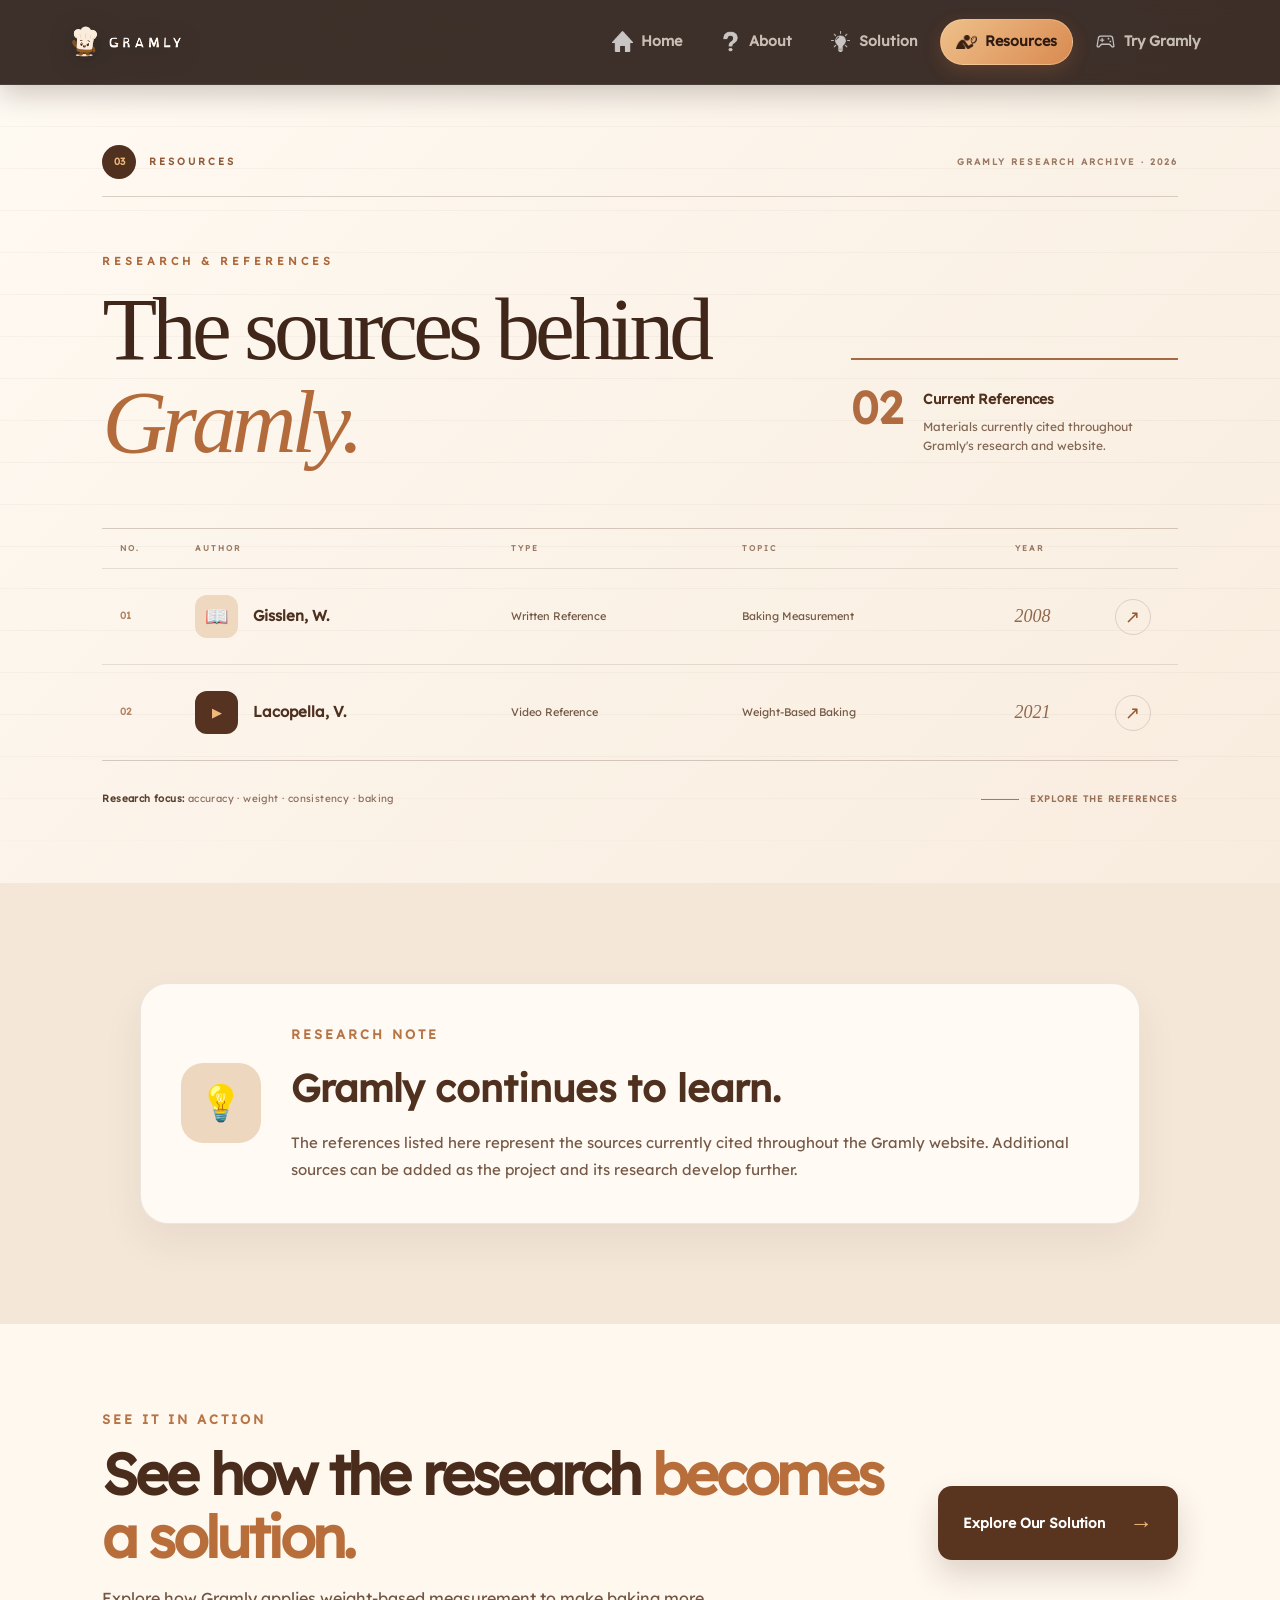
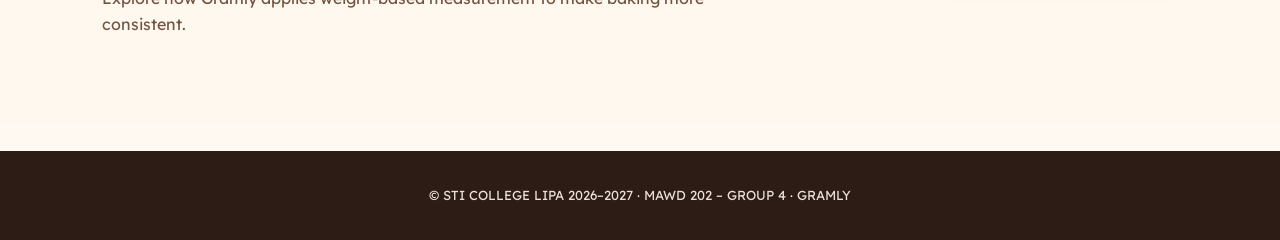
<file: docs/resources.html>
<!DOCTYPE html>
<html lang="en">

<head>
    <meta charset="UTF-8">
    <meta name="viewport" content="width=device-width, initial-scale=1.0">

    <meta
        name="description"
        content="Explore the reference materials used in the Gramly baking measurement research project."
    >

    <title>Gramly Resources — Research Behind the Idea</title>

    <link rel="stylesheet" href="stylesheets/main.css">
    <link rel="icon" href="images/favicon.png">
</head>


<body class="resources-page">

    <!-- =====================================================
         NAVIGATION
         ===================================================== -->

    <header class="landing-topbar">

        <img
            id="menu-icon"
            src="images/gramly-icon.png"
            alt="Gramly logo"
        >

                <nav class="menu-list-items" aria-label="Main navigation">

            <span class="menu-item" id="home">
                <img src="images/home-icon.png" alt="">
                Home
            </span>

            <span class="menu-item" id="about">
                <img src="images/question-icon.png" alt="">
                About
            </span>

            <span class="menu-item" id="solution">
                <img src="images/solution-icon.png" alt="">
                Solution
            </span>

            <span class="menu-item" id="resources">
                <img src="images/research-icon.png" alt="">
                Resources
            </span>

            <!-- Keep contact ID for existing navigation routing -->
            <span class="menu-item" id="contact">
                <img src="images/try-icon.png" alt="">
                Try Gramly
            </span>

        </nav>

    </header>



    <main>

                <!-- =====================================================
            RESOURCES INTRO — RESEARCH ARCHIVE STYLE
            ===================================================== -->

        <section class="resources-archive">

            <div class="archive-topline">

                <div class="archive-page-label">
                    <span>03</span>
                    RESOURCES
                </div>

                <p>
                    GRAMLY RESEARCH ARCHIVE · 2026
                </p>

            </div>


            <div class="archive-heading">

                <div>

                    <p class="archive-kicker">
                        RESEARCH & REFERENCES
                    </p>

                    <h1>
                        The sources behind
                        <em>Gramly.</em>
                    </h1>

                </div>


                <div class="archive-summary">

                    <span class="archive-summary-number">
                        02
                    </span>

                    <div>
                        <strong>
                            Current References
                        </strong>

                        <p>
                            Materials currently cited throughout
                            Gramly's research and website.
                        </p>
                    </div>

                </div>

            </div>


            <!-- QUICK REFERENCE INDEX -->

            <div class="archive-index">

                <div class="archive-index-header">

                    <span>NO.</span>
                    <span>AUTHOR</span>
                    <span>TYPE</span>
                    <span>TOPIC</span>
                    <span>YEAR</span>
                    <span></span>

                </div>


                <!-- REFERENCE 1 -->

                <a
                    class="archive-index-row"
                    href="https://app.ckbk.com/section/prof83497c02s001ss001sss002"
                    target="_blank"
                    rel="noopener"
                >

                    <span class="archive-no">
                        01
                    </span>

                    <div class="archive-author">

                        <div class="archive-type-icon">
                            📖
                        </div>

                        <strong>
                            Gisslen, W.
                        </strong>

                    </div>

                    <span>
                        Written Reference
                    </span>

                    <span>
                        Baking Measurement
                    </span>

                    <span class="archive-year">
                        2008
                    </span>

                    <span class="archive-open">
                        ↗
                    </span>

                </a>


                <!-- REFERENCE 2 -->

                <a
                    class="archive-index-row"
                    href="https://www.youtube.com/watch?v=lAFKQoSMbxI"
                    target="_blank"
                    rel="noopener"
                >

                    <span class="archive-no">
                        02
                    </span>

                    <div class="archive-author">

                        <div class="archive-type-icon video-icon">
                            ▶
                        </div>

                        <strong>
                            Lacopella, V.
                        </strong>

                    </div>

                    <span>
                        Video Reference
                    </span>

                    <span>
                        Weight-Based Baking
                    </span>

                    <span class="archive-year">
                        2021
                    </span>

                    <span class="archive-open">
                        ↗
                    </span>

                </a>

            </div>


            <!-- BOTTOM META -->

            <div class="archive-footer">

                <p>
                    <strong>Research focus:</strong>
                    accuracy · weight · consistency · baking
                </p>

                <div class="archive-scroll">
                    <span></span>
                    Explore the references
                </div>

            </div>

        </section>

        <!-- =====================================================
             RESEARCH NOTE
             ===================================================== -->

        <section class="resources-note-section">

            <div class="resources-note-card">

                <div class="resources-note-icon">
                    💡
                </div>


                <div>

                    <p class="resources-section-kicker">
                        RESEARCH NOTE
                    </p>

                    <h2>
                        Gramly continues to learn.
                    </h2>

                    <p>
                        The references listed here represent the sources
                        currently cited throughout the Gramly website.
                        Additional sources can be added as the project
                        and its research develop further.
                    </p>

                </div>

            </div>

        </section>



        <!-- =====================================================
             FINAL CTA
             ===================================================== -->

        <section class="resources-final-cta">

            <div>

                <p class="resources-section-kicker">
                    SEE IT IN ACTION
                </p>

                <h2>
                    See how the research
                    <span>becomes a solution.</span>
                </h2>

                <p>
                    Explore how Gramly applies weight-based
                    measurement to make baking more consistent.
                </p>

            </div>


            <button
                class="resources-cta-button"
                onclick="window.location.href='solution.html'"
            >
                Explore Our Solution

                <span>→</span>
            </button>

        </section>


    </main>



    <!-- =====================================================
         FOOTER
         ===================================================== -->

    <footer class="basic-footer">

        <p>
            © STI COLLEGE LIPA 2026–2027 ·
            MAWD 202 – GROUP 4 · GRAMLY
        </p>

    </footer>



    <script src="scripts/ui.js"></script>

    <script>
        addTTSPlayers();
        addMenuScripts();
    </script>

</body>

</html>
</file>
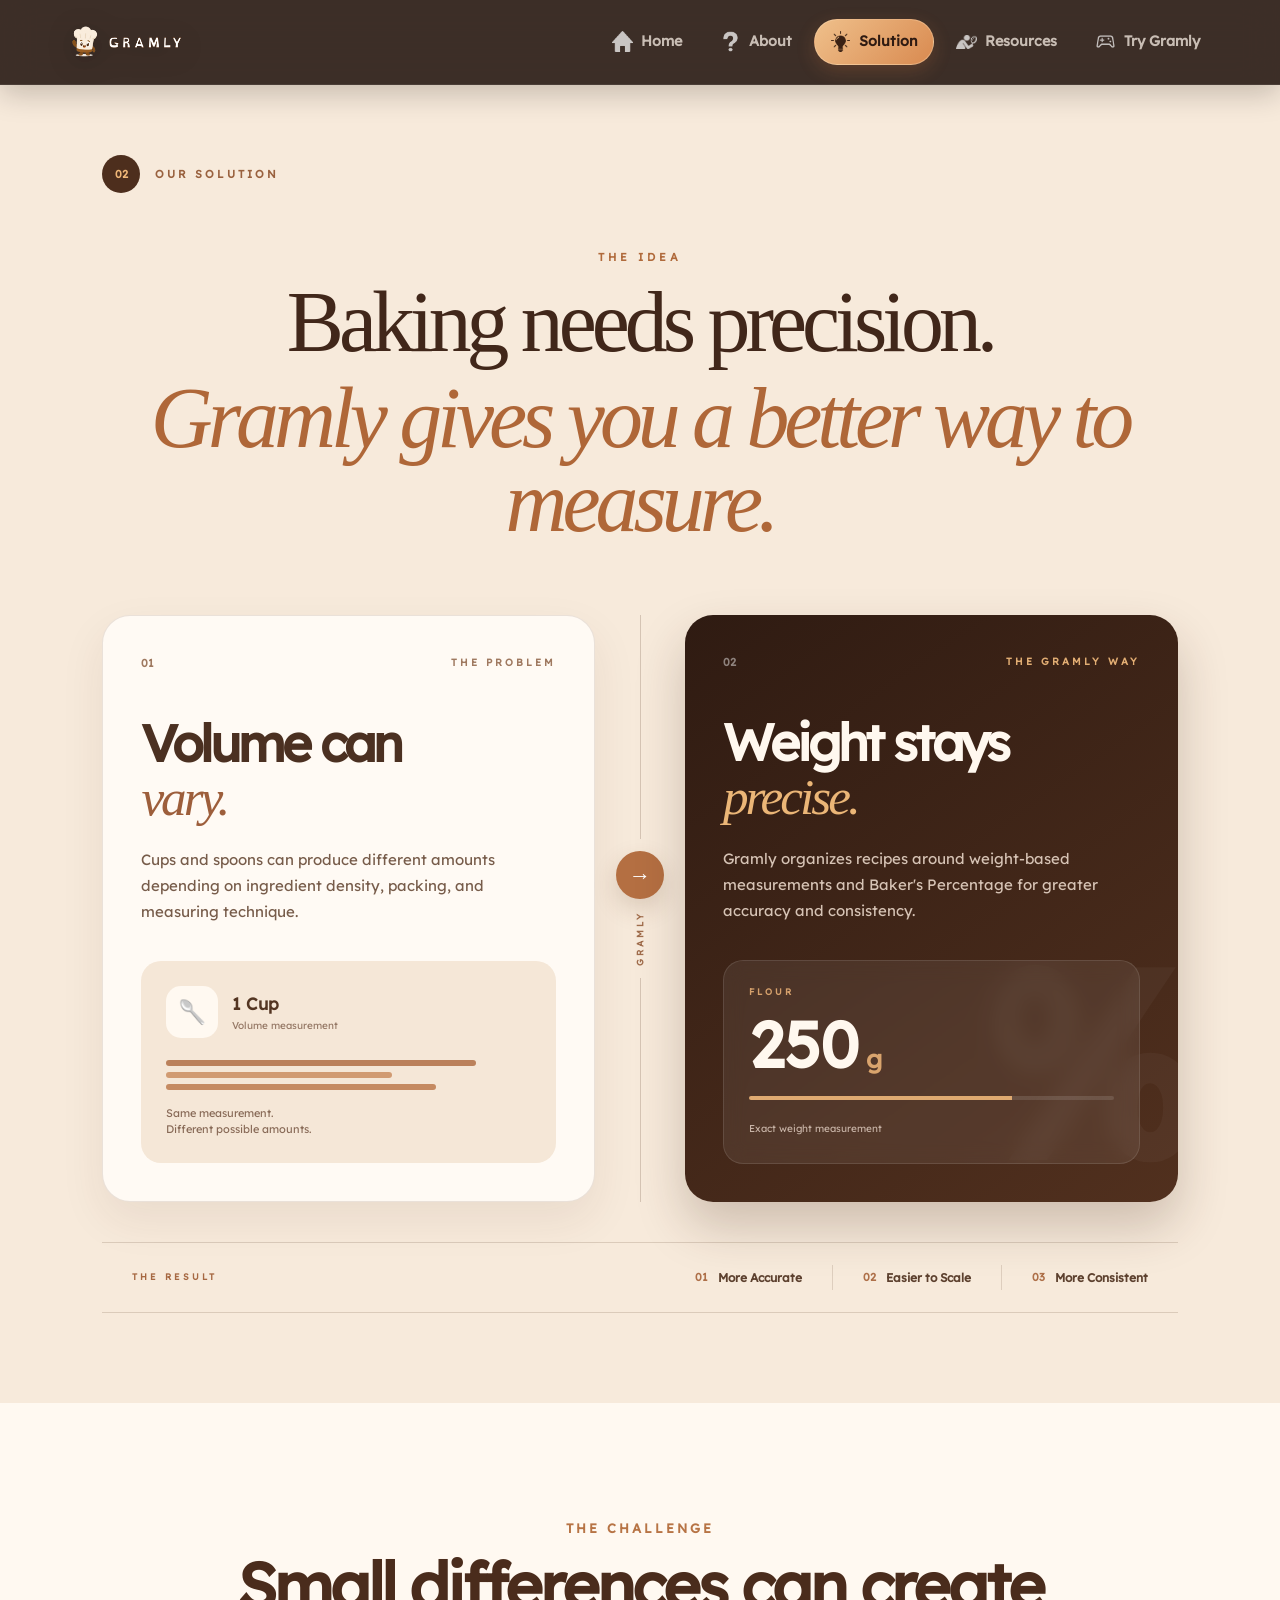
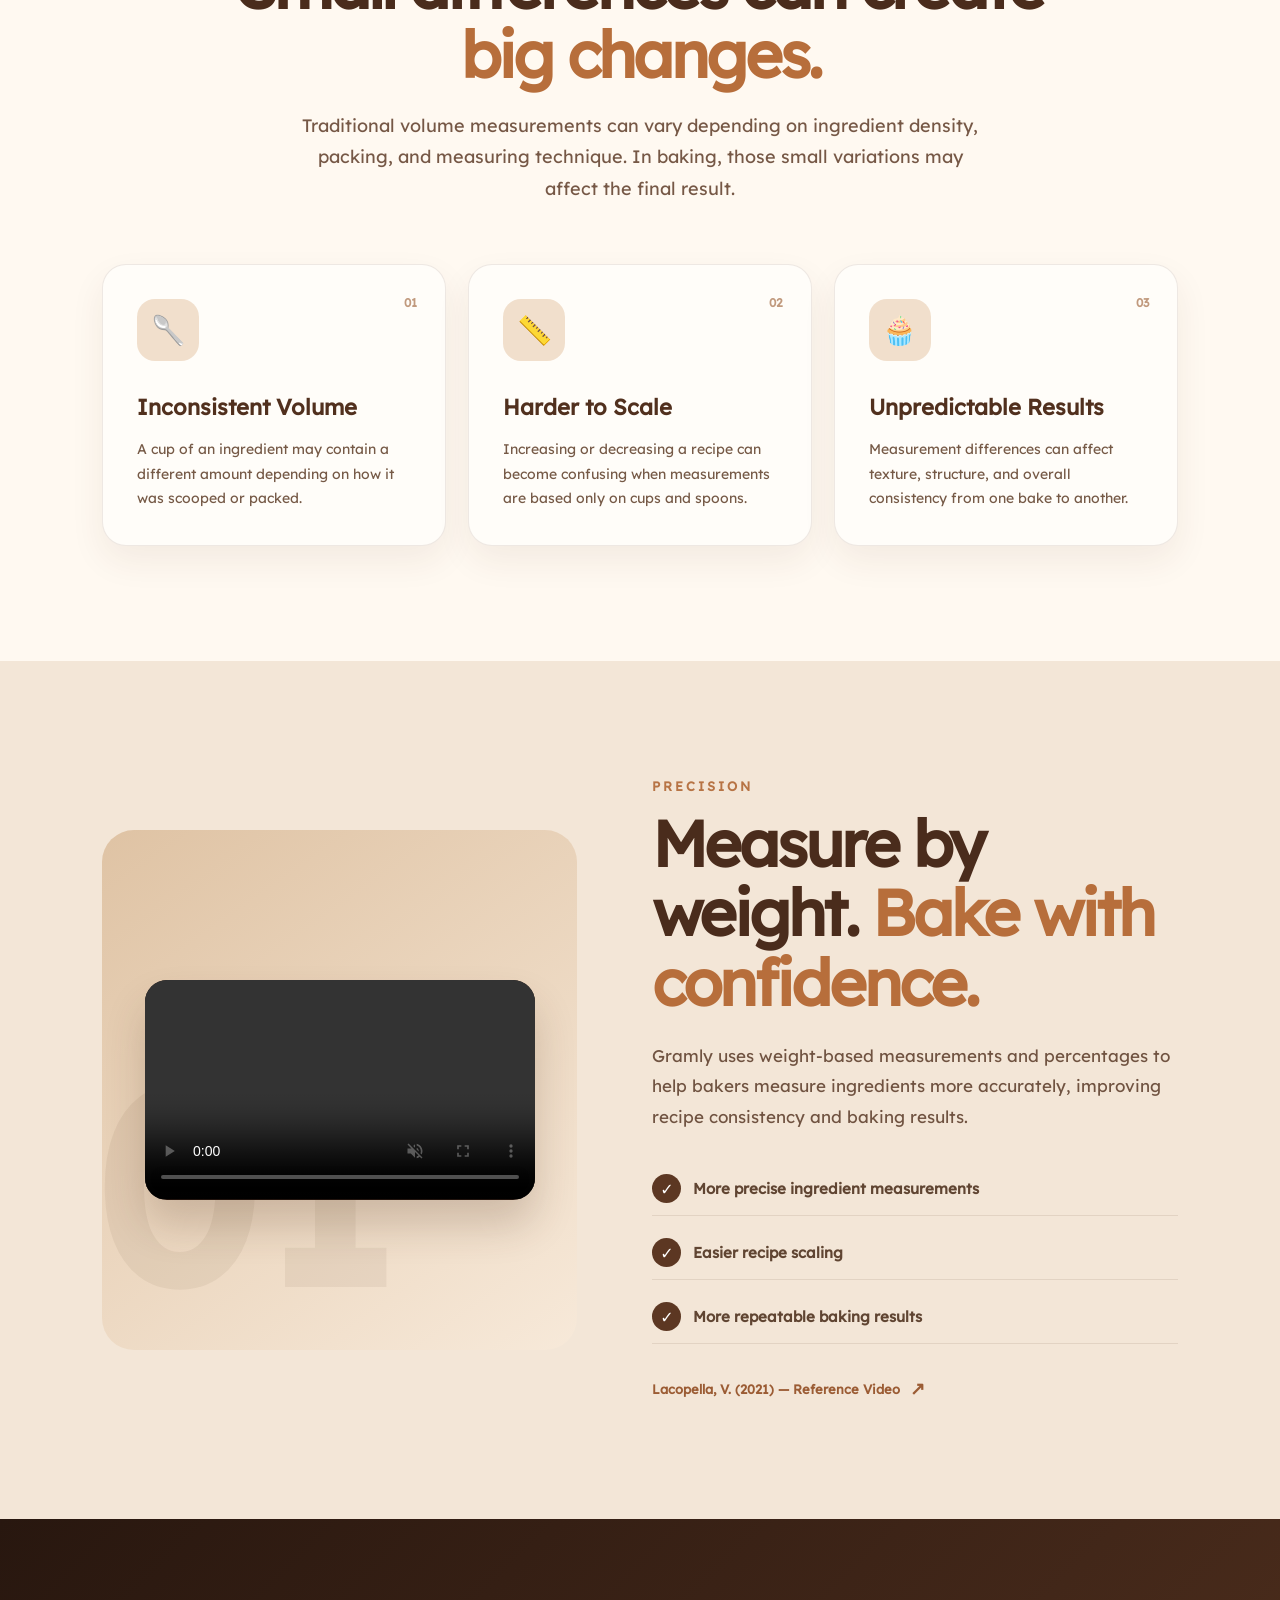
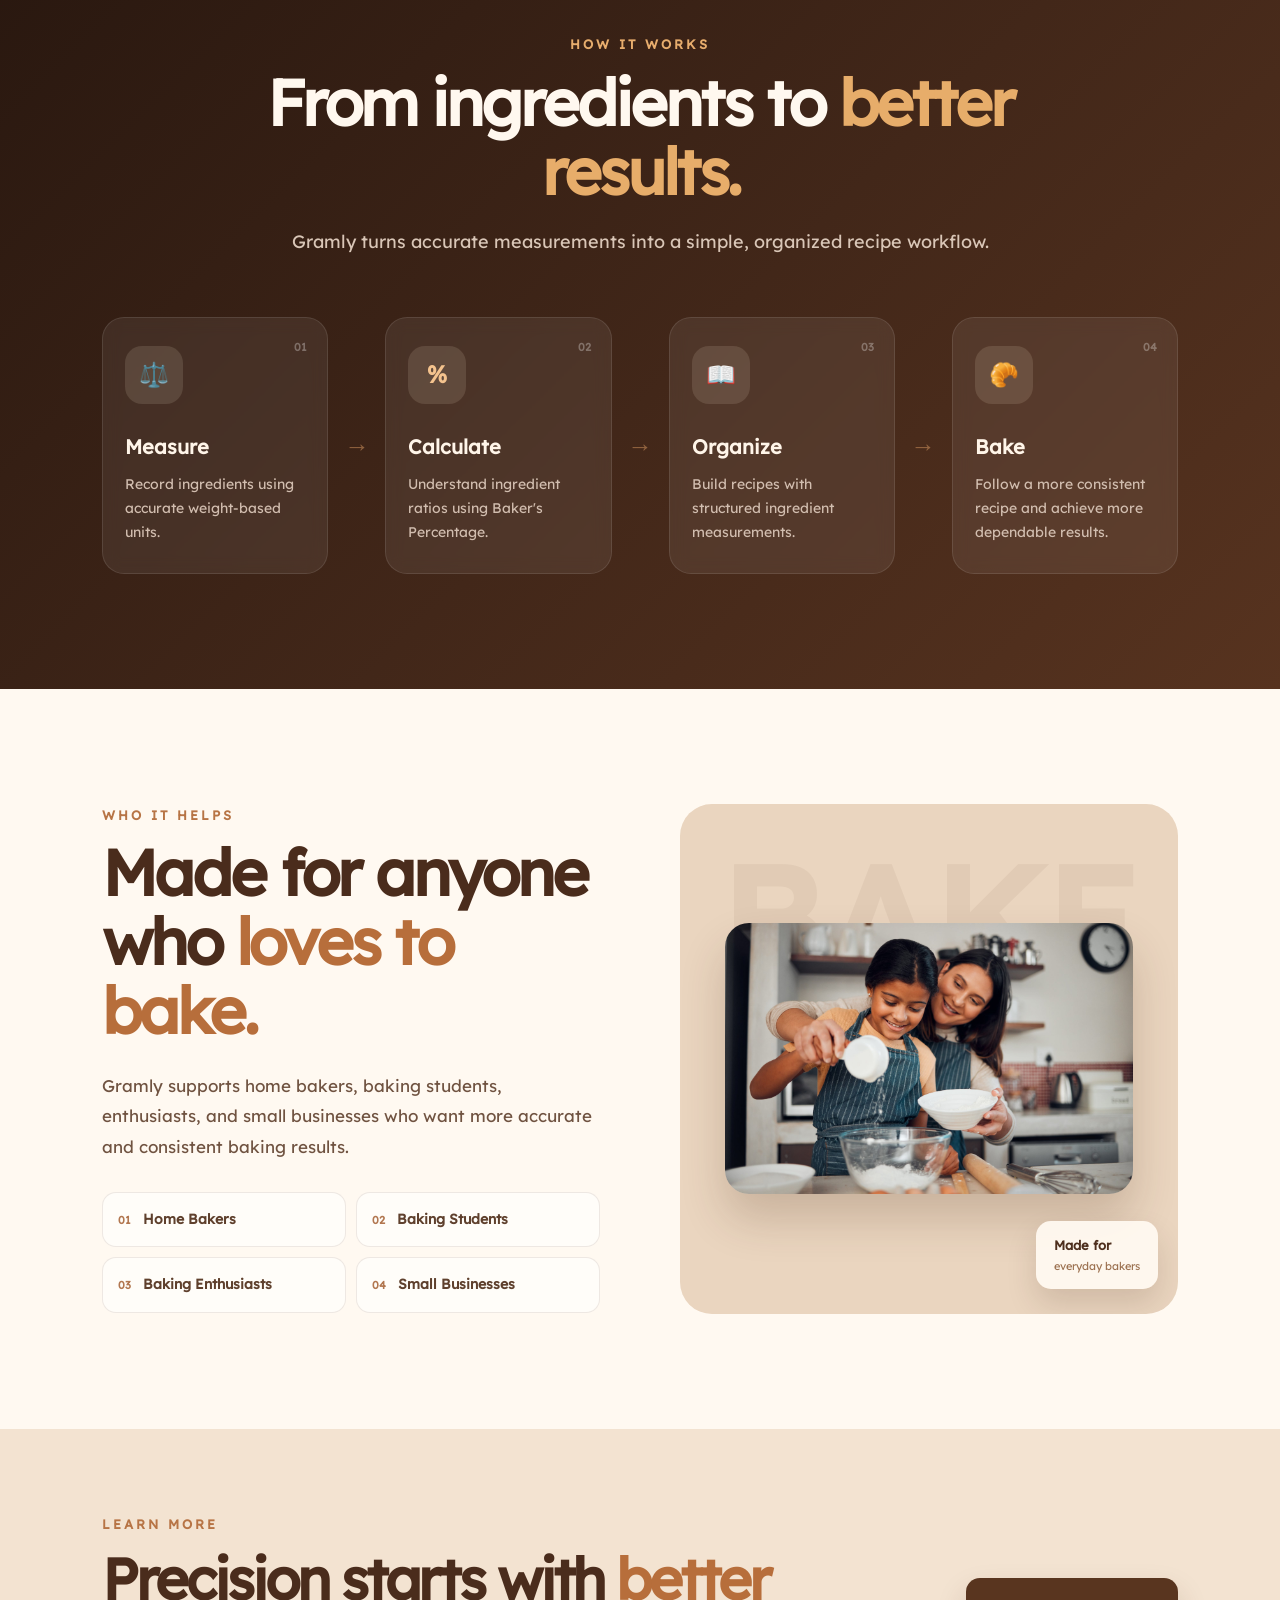
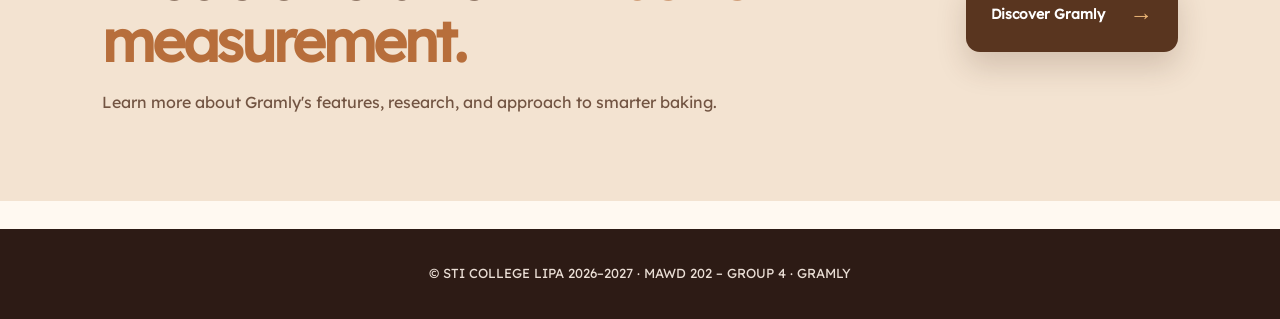
<file: docs/solution.html>
<!DOCTYPE html>
<html lang="en">

<head>
    <meta charset="UTF-8">
    <meta name="viewport" content="width=device-width, initial-scale=1.0">

    <meta
        name="description"
        content="Discover how Gramly improves baking accuracy and recipe consistency through weight-based measurements and Baker's Percentage."
    >

    <title>Gramly Solution — Precision in Every Recipe</title>

    <link rel="stylesheet" href="stylesheets/main.css">
    <link rel="icon" href="images/favicon.png">
</head>


<body class="solution-page">

    <!-- =====================================================
         NAVIGATION
         ===================================================== -->

    <header class="landing-topbar">

        <img
            id="menu-icon"
            src="images/gramly-icon.png"
            alt="Gramly logo"
        >

        <nav class="menu-list-items" aria-label="Main navigation">

            <span class="menu-item" id="home">
                <img src="images/home-icon.png" alt="">
                Home
            </span>

            <span class="menu-item" id="about">
                <img src="images/question-icon.png" alt="">
                About
            </span>

            <span class="menu-item" id="solution">
                <img src="images/solution-icon.png" alt="">
                Solution
            </span>

            <span class="menu-item" id="resources">
                <img src="images/research-icon.png" alt="">
                Resources
            </span>

            <!-- Keep contact ID for existing navigation routing -->
            <span class="menu-item" id="contact">
                <img src="images/try-icon.png" alt="">
                Try Gramly
            </span>

        </nav>

    </header>


    <main>

        <!-- =====================================================
            SOLUTION INTRO — PROBLEM / SOLUTION BOARD
            ===================================================== -->

        <section class="solution-intro">

            <div class="solution-intro-label">
                <span>02</span>
                OUR SOLUTION
            </div>


            <div class="solution-intro-heading">

                <p>THE IDEA</p>

                <h1>
                    Baking needs precision.
                    <span>Gramly gives you a better way to measure.</span>
                </h1>

            </div>


            <!-- PROBLEM → SOLUTION -->

            <div class="solution-compare">

                <!-- PROBLEM SIDE -->
                <div class="solution-compare-panel problem-side">

                    <div class="compare-top">

                        <span class="compare-number">
                            01
                        </span>

                        <p>
                            THE PROBLEM
                        </p>

                    </div>


                    <h2>
                        Volume can
                        <em>vary.</em>
                    </h2>


                    <p class="compare-description">
                        Cups and spoons can produce different amounts
                        depending on ingredient density, packing, and
                        measuring technique.
                    </p>


                    <div class="compare-example">

                        <div class="compare-measure">
                            <span>🥄</span>

                            <div>
                                <strong>1 Cup</strong>
                                <small>Volume measurement</small>
                            </div>
                        </div>


                        <div class="variation-lines">

                            <span style="width: 85%;"></span>
                            <span style="width: 62%;"></span>
                            <span style="width: 74%;"></span>

                        </div>


                        <p>
                            Same measurement.<br>
                            Different possible amounts.
                        </p>

                    </div>

                </div>



                <!-- CENTER TRANSITION -->
                <div class="solution-transition">

                    <div class="transition-line"></div>

                    <div class="transition-icon">
                        →
                    </div>

                    <span>
                        GRAMLY
                    </span>

                    <div class="transition-line"></div>

                </div>



                <!-- SOLUTION SIDE -->
                <div class="solution-compare-panel gramly-side">

                    <div class="compare-top">

                        <span class="compare-number">
                            02
                        </span>

                        <p>
                            THE GRAMLY WAY
                        </p>

                    </div>


                    <h2>
                        Weight stays
                        <em>precise.</em>
                    </h2>


                    <p class="compare-description">
                        Gramly organizes recipes around weight-based
                        measurements and Baker's Percentage for greater
                        accuracy and consistency.
                    </p>


                    <div class="gramly-measurement">

                        <div class="digital-scale">

                            <span class="scale-label">
                                FLOUR
                            </span>

                            <strong>
                                250<span>g</span>
                            </strong>

                            <div class="scale-line"></div>

                            <small>
                                Exact weight measurement
                            </small>

                        </div>

                    </div>

                </div>

            </div>



            <!-- KEY RESULT -->

            <div class="solution-intro-result">

                <span class="result-label">
                    THE RESULT
                </span>


                <div class="result-items">

                    <div>
                        <strong>01</strong>
                        <p>More Accurate</p>
                    </div>

                    <span class="result-divider"></span>

                    <div>
                        <strong>02</strong>
                        <p>Easier to Scale</p>
                    </div>

                    <span class="result-divider"></span>

                    <div>
                        <strong>03</strong>
                        <p>More Consistent</p>
                    </div>

                </div>

            </div>

        </section>


        <!-- =====================================================
             THE PROBLEM
             ===================================================== -->

        <section class="solution-problem-section">

            <div class="solution-section-heading">

                <p class="solution-section-kicker">
                    THE CHALLENGE
                </p>

                <h2>
                    Small differences can create
                    <span>big changes.</span>
                </h2>

                <p>
                    Traditional volume measurements can vary depending
                    on ingredient density, packing, and measuring
                    technique. In baking, those small variations may
                    affect the final result.
                </p>

            </div>


            <div class="problem-grid">

                <article class="problem-card">

                    <span class="problem-number">
                        01
                    </span>

                    <div class="problem-icon">
                        🥄
                    </div>

                    <h3>
                        Inconsistent Volume
                    </h3>

                    <p>
                        A cup of an ingredient may contain a different
                        amount depending on how it was scooped or packed.
                    </p>

                </article>


                <article class="problem-card">

                    <span class="problem-number">
                        02
                    </span>

                    <div class="problem-icon">
                        📏
                    </div>

                    <h3>
                        Harder to Scale
                    </h3>

                    <p>
                        Increasing or decreasing a recipe can become
                        confusing when measurements are based only on
                        cups and spoons.
                    </p>

                </article>


                <article class="problem-card">

                    <span class="problem-number">
                        03
                    </span>

                    <div class="problem-icon">
                        🧁
                    </div>

                    <h3>
                        Unpredictable Results
                    </h3>

                    <p>
                        Measurement differences can affect texture,
                        structure, and overall consistency from one
                        bake to another.
                    </p>

                </article>

            </div>

        </section>



        <!-- =====================================================
             GRAMLY SOLUTION
             ===================================================== -->

        <section class="solution-main-section">

        <div class="solution-showcase">

            <div class="solution-image-panel">

                <div class="solution-image-number">
                    01
                </div>

                <video
                    class="solution-video"
                    autoplay
                    muted
                    loop
                    playsinline
                    controls
                >
                    <source src="images/poolish.mp4" type="video/mp4">
                    Your browser does not support the video tag.
                </video>

            </div>


            <div class="solution-showcase-copy">

                <p class="solution-section-kicker">
                    PRECISION
                </p>

                <h2>
                    Measure by weight.
                    <span>Bake with confidence.</span>
                </h2>

                <p>
                    Gramly uses weight-based measurements and
                    percentages to help bakers measure ingredients
                    more accurately, improving recipe consistency
                    and baking results.
                </p>


                <div class="solution-benefits">

                    <div>
                        <span>✓</span>

                        <p>
                            More precise ingredient measurements
                        </p>
                    </div>

                    <div>
                        <span>✓</span>

                        <p>
                            Easier recipe scaling
                        </p>
                    </div>

                    <div>
                        <span>✓</span>

                        <p>
                            More repeatable baking results
                        </p>
                    </div>

                </div>


                <a
                    class="solution-reference"
                    href="https://www.youtube.com/watch?v=lAFKQoSMbxI"
                    target="_blank"
                    rel="noopener"
                >
                    Lacopella, V. (2021) — Reference Video
                    <span>↗</span>
                </a>

            </div>

        </div>

    </section>



        <!-- =====================================================
             HOW IT WORKS
             ===================================================== -->

        <section class="solution-process-section">

            <div class="solution-section-heading dark-heading">

                <p class="solution-section-kicker">
                    HOW IT WORKS
                </p>

                <h2>
                    From ingredients to
                    <span>better results.</span>
                </h2>

                <p>
                    Gramly turns accurate measurements into a simple,
                    organized recipe workflow.
                </p>

            </div>


            <div class="solution-process-grid">


                <article class="process-card">

                    <span class="process-number">
                        01
                    </span>

                    <div class="process-icon">
                        ⚖️
                    </div>

                    <h3>
                        Measure
                    </h3>

                    <p>
                        Record ingredients using accurate
                        weight-based units.
                    </p>

                </article>


                <div class="process-arrow">
                    →
                </div>


                <article class="process-card">

                    <span class="process-number">
                        02
                    </span>

                    <div class="process-icon">
                        %
                    </div>

                    <h3>
                        Calculate
                    </h3>

                    <p>
                        Understand ingredient ratios using
                        Baker's Percentage.
                    </p>

                </article>


                <div class="process-arrow">
                    →
                </div>


                <article class="process-card">

                    <span class="process-number">
                        03
                    </span>

                    <div class="process-icon">
                        📖
                    </div>

                    <h3>
                        Organize
                    </h3>

                    <p>
                        Build recipes with structured ingredient
                        measurements.
                    </p>

                </article>


                <div class="process-arrow">
                    →
                </div>


                <article class="process-card">

                    <span class="process-number">
                        04
                    </span>

                    <div class="process-icon">
                        🥐
                    </div>

                    <h3>
                        Bake
                    </h3>

                    <p>
                        Follow a more consistent recipe and achieve
                        more dependable results.
                    </p>

                </article>

            </div>

        </section>



        <!-- =====================================================
             BENEFICIARIES
             ===================================================== -->

        <section class="solution-beneficiaries-section">

            <div class="beneficiary-layout">

                <div class="beneficiary-copy">

                    <p class="solution-section-kicker">
                        WHO IT HELPS
                    </p>

                    <h2>
                        Made for anyone who
                        <span>loves to bake.</span>
                    </h2>

                    <p>
                        Gramly supports home bakers, baking students,
                        enthusiasts, and small businesses who want more
                        accurate and consistent baking results.
                    </p>


                    <div class="beneficiary-list">

                        <div>
                            <span>01</span>

                            <p>Home Bakers</p>
                        </div>

                        <div>
                            <span>02</span>

                            <p>Baking Students</p>
                        </div>

                        <div>
                            <span>03</span>

                            <p>Baking Enthusiasts</p>
                        </div>

                        <div>
                            <span>04</span>

                            <p>Small Businesses</p>
                        </div>

                    </div>

                </div>


                <div class="beneficiary-image-wrap">

                    <div class="beneficiary-bg-text">
                        BAKE
                    </div>

                    <img
                        src="images/baking-together.jpg"
                        alt="People baking together"
                    >

                    <div class="beneficiary-badge">

                        <strong>
                            Made for
                        </strong>

                        <span>
                            everyday bakers
                        </span>

                    </div>

                </div>

            </div>

        </section>



        <!-- =====================================================
             FINAL CTA
             ===================================================== -->

        <section class="solution-final-cta">

            <div>

                <p class="solution-section-kicker">
                    LEARN MORE
                </p>

                <h2>
                    Precision starts with
                    <span>better measurement.</span>
                </h2>

                <p>
                    Learn more about Gramly's features, research,
                    and approach to smarter baking.
                </p>

            </div>


            <button
                class="solution-cta-button"
                onclick="window.location.href='about.html'"
            >
                Discover Gramly

                <span>→</span>
            </button>

        </section>


    </main>



    <!-- =====================================================
         FOOTER
         ===================================================== -->

    <footer class="basic-footer">

        <p>
            © STI COLLEGE LIPA 2026–2027 ·
            MAWD 202 – GROUP 4 · GRAMLY
        </p>

    </footer>



    <script src="scripts/ui.js"></script>

    <script>
        addTTSPlayers();
        addMenuScripts();
    </script>

</body>

</html>
</file>
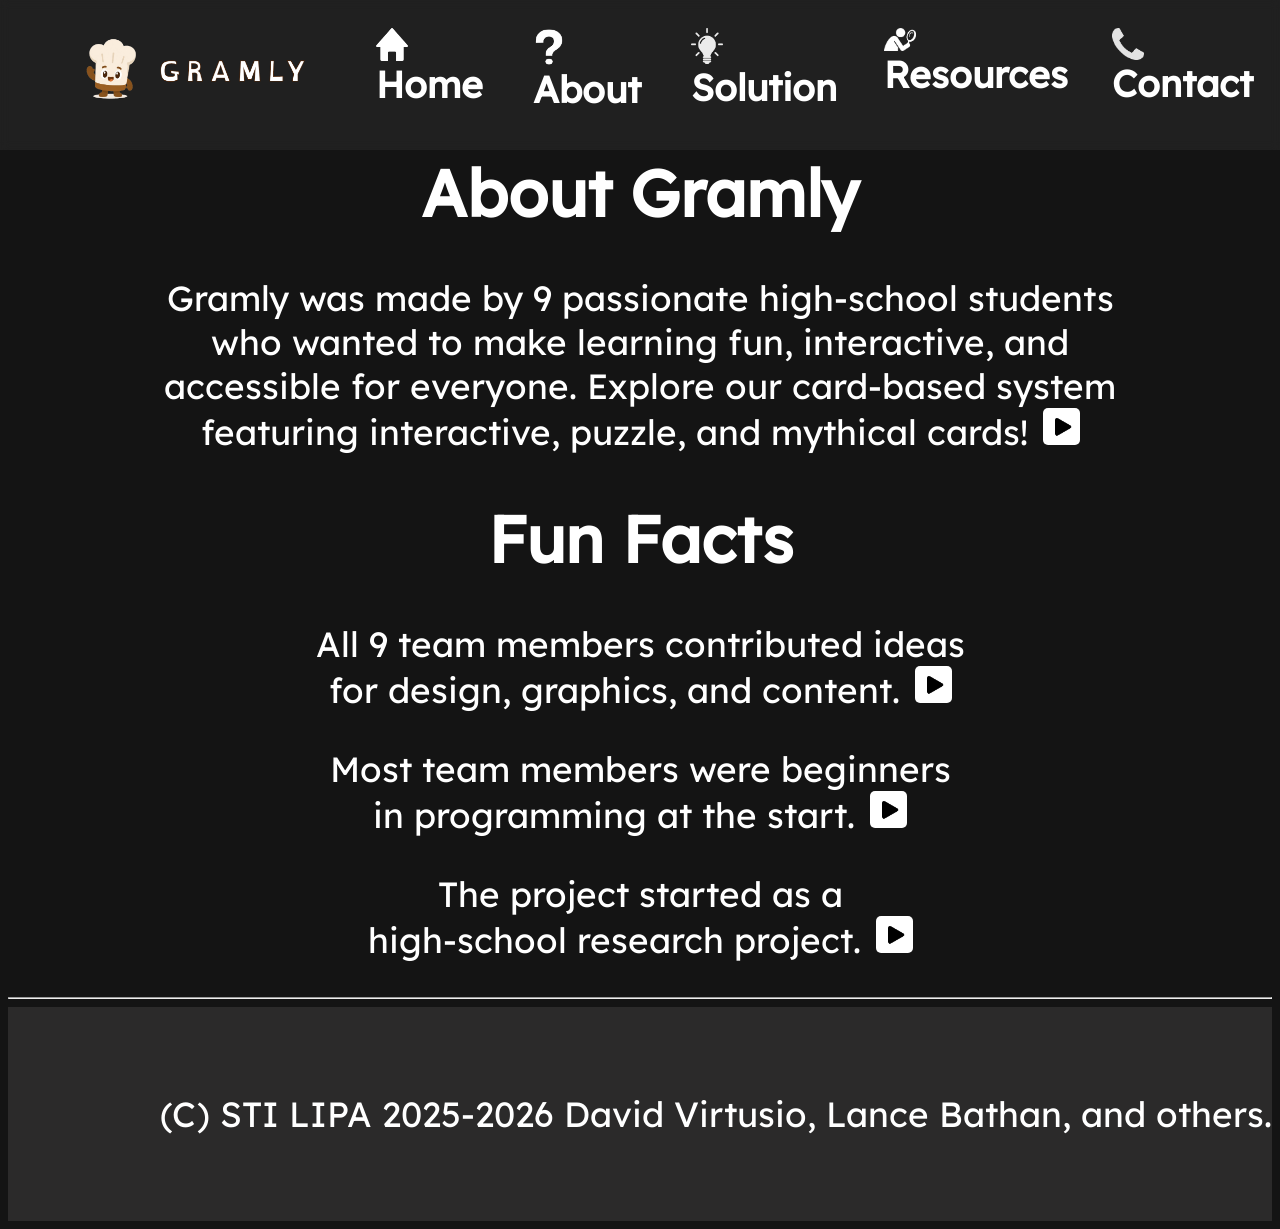
<file: html/about.html>
<html>
    <head>
        <title>Gramly About</title>
        <link rel="stylesheet" href="../stylesheets/main.css">
    </head>
    <body>
        <!-- Top bar -->
        <div class="landing-topbar">
            <img id="menu-icon" src="../images/gramly-icon.png">
            <div class="menu-list-items">
                <span class="menu-item" id="home"> <img src="../images/home-icon.png" width="32px"> Home  </span>
                <span class="menu-item" id="about"> <img src="../images/question-icon.png" width="32px"> About </span>
                <span class="menu-item" id="solution"> <img src="../images/solution-icon.png" width="32px"> Solution </span>
                <span class="menu-item" id="resources"> <img src="../images/research-icon.png" width="32px"> Resources </span> 
                <span class="menu-item" id="contact"> <img src="../images/contact-icon.png" width="32px"> Contact </span> 
            </div>
        </div>

        <div class="basic-content">
            <h1>About Gramly</h1>
            <p>
                Gramly was made by 9 passionate high-school students <br>
                who wanted to make learning fun, interactive, and <br> 
                accessible for everyone. Explore our card-based system <br>
                featuring interactive, puzzle, and mythical cards! 
                <img src="../images/play-icon.png" class="tts-button">
            </p>

            <h1>Fun Facts</h1>
                <p>
                    All 9 team members contributed ideas <br> 
                    for design, graphics, and content. 
                    <img src="../images/play-icon.png" class="tts-button">
                </p>
                <p>
                    Most team members were beginners <br> in programming at the start. 
                    <img src="../images/play-icon.png" class="tts-button">
                </p>
                <p>
                    The project started as a <br> high-school research project. 
                    <img src="../images/play-icon.png" class="tts-button">
                </p>
        </div>

        <hr>

        <!-- Footer -->
        <div class="basic-footer">
            <p>
                (C) STI LIPA 2025-2026 David Virtusio, Lance Bathan, and others.
            </p>
        </div>

        <!-- Scripts -->
        <script src="../scripts/ui.js"></script>
        <script>
            addTTSPlayers();
            addMenuScripts();
        </script>
    </body>
</html>
</file>
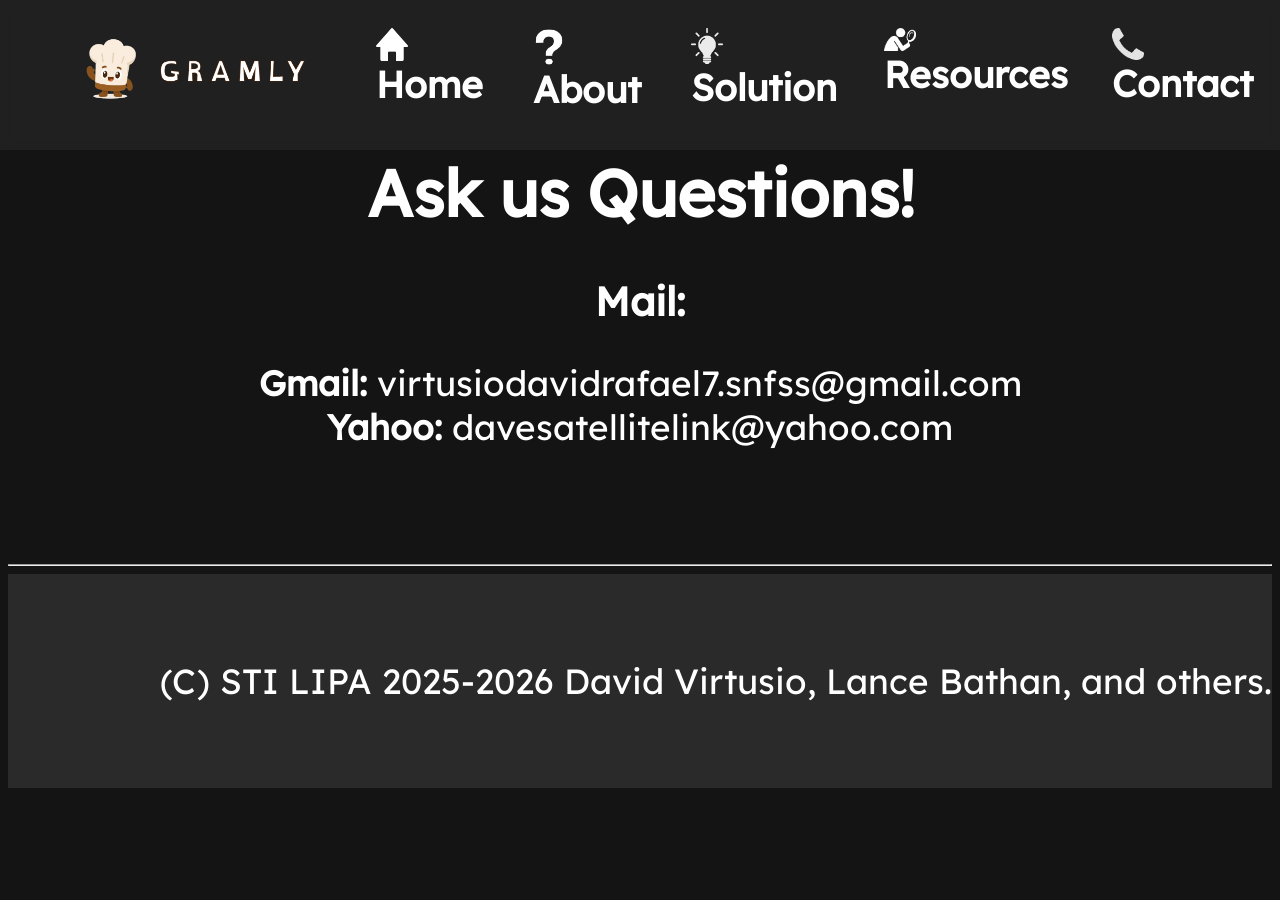
<file: html/contact.html>
<html>
    <head>
        <title>Gramly Solution</title>
        <link rel="stylesheet" href="../stylesheets/main.css">
    </head>
    <body>
        <!-- Top bar -->
        <div class="landing-topbar">
            <img id="menu-icon" src="../images/gramly-icon.png">
            <div class="menu-list-items">
                <span class="menu-item" id="home"> <img src="../images/home-icon.png" width="32px"> Home  </span>
                <span class="menu-item" id="about"> <img src="../images/question-icon.png" width="32px"> About </span>
                <span class="menu-item" id="solution"> <img src="../images/solution-icon.png" width="32px"> Solution </span>
                <span class="menu-item" id="resources"> <img src="../images/research-icon.png" width="32px"> Resources </span> 
                <span class="menu-item" id="contact"> <img src="../images/contact-icon.png" width="32px"> Contact </span> 
            </div>
        </div>

        <div class="basic-content">
            <h1> Ask us Questions! </h1>
            <h2> Mail: </h2>
            <p>
                <b> Gmail: </b> virtusiodavidrafael7.snfss@gmail.com <br>
                <b> Yahoo: </b> davesatellitelink@yahoo.com
            </p>
            <br>
            <br>
            <br>
            <br>
        </div>

        <hr>

        <!-- Footer -->
        <div class="basic-footer">
            <p>
                (C) STI LIPA 2025-2026 David Virtusio, Lance Bathan, and others.
            </p>
        </div>

        <!-- Scripts -->
        <script src="../scripts/ui.js"></script>
        <script>
            addTTSPlayers();
            addMenuScripts();
        </script>
    </body>
</html>
</file>
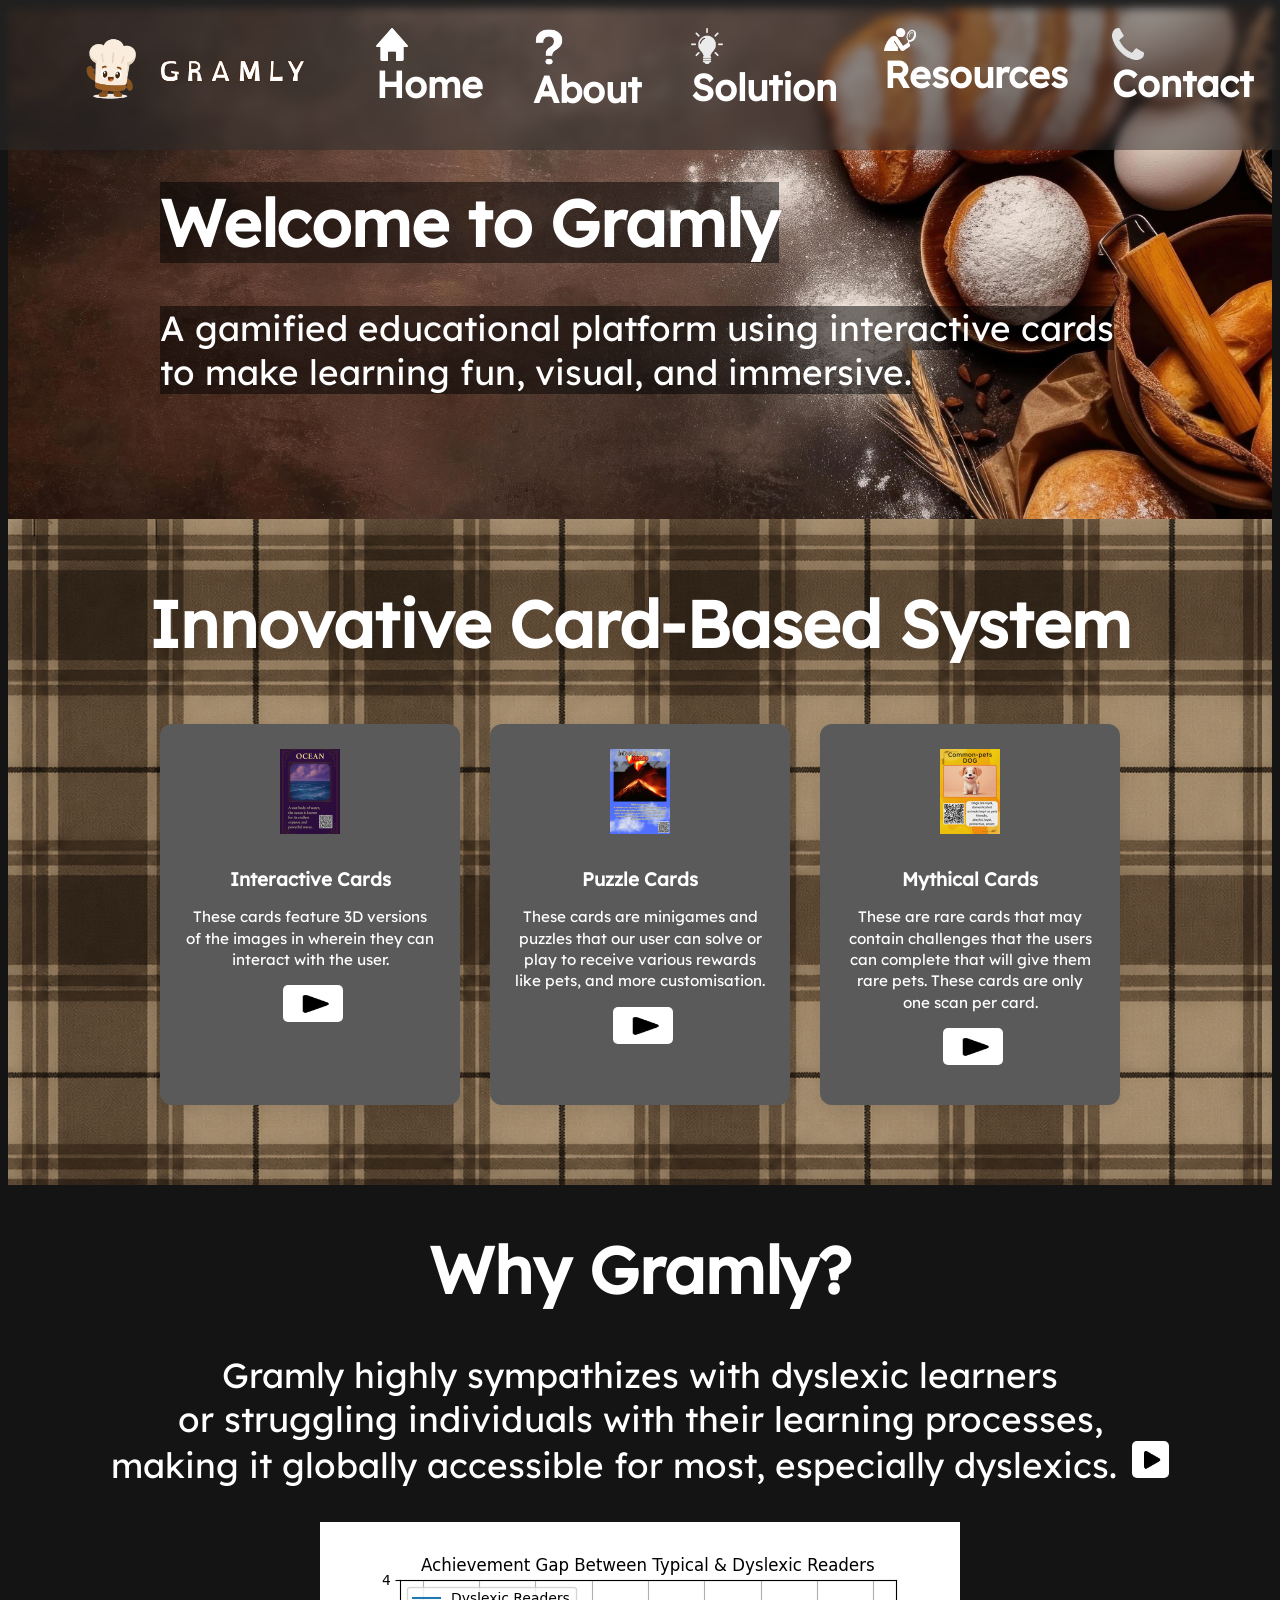
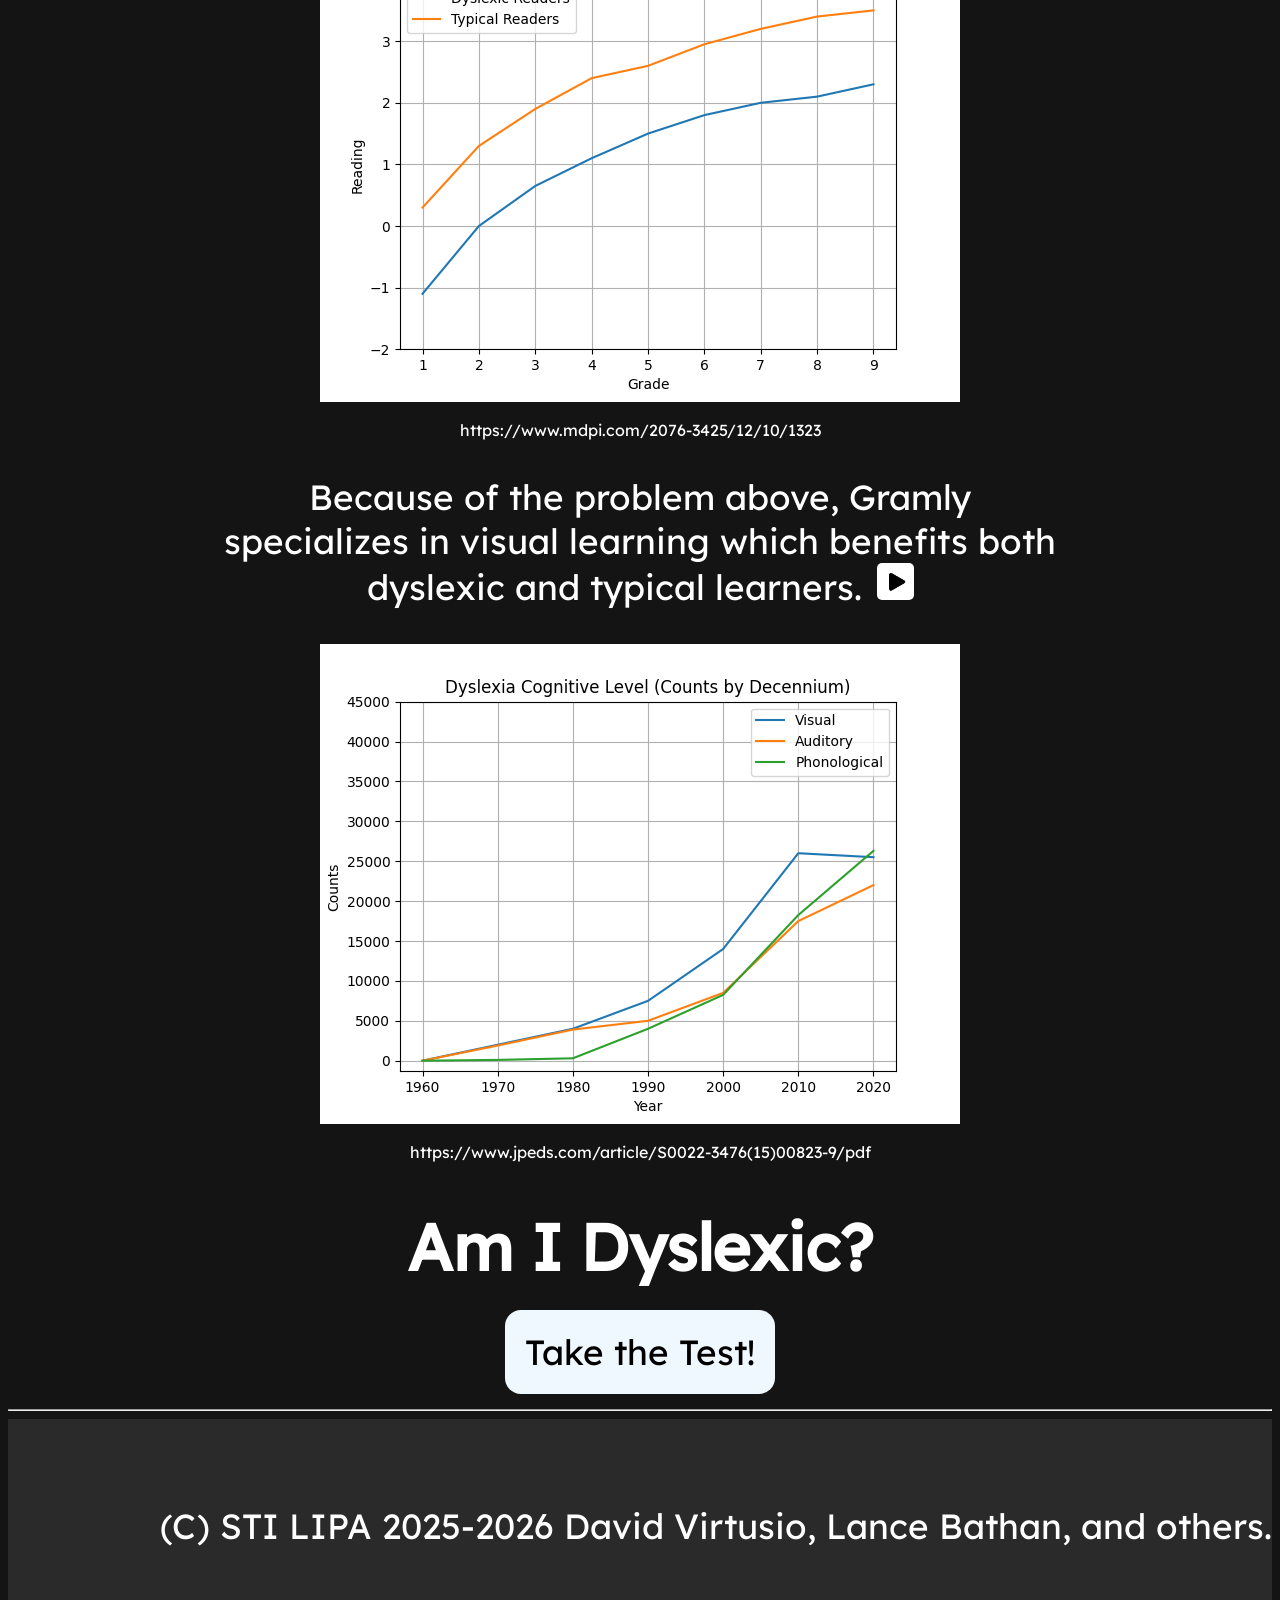
<file: html/home.html>
<html>
    <head>
        <title>Gramly Home</title>
        <link rel="stylesheet" href="../stylesheets/main.css">
    </head>
    <body>
        <!-- Top bar -->
        <div class="landing-topbar">
            <img id="menu-icon" src="../images/gramly-icon.png">
            <div class="menu-list-items">
                <span class="menu-item" id="home"> <img src="../images/home-icon.png" width="32px"> Home  </span>
                <span class="menu-item" id="about"> <img src="../images/question-icon.png" width="32px"> About </span>
                <span class="menu-item" id="solution"> <img src="../images/solution-icon.png" width="32px"> Solution </span>
                <span class="menu-item" id="resources"> <img src="../images/research-icon.png" width="32px"> Resources </span> 
                <span class="menu-item" id="contact"> <img src="../images/contact-icon.png" width="32px"> Contact </span> 
            </div>
        </div>
        <!-- Hero / Welcome section -->
        <div class="home-section">
            <h1>
                <span class="opaque-bg">
                    Welcome to Gramly
                </span>
            </h1>
            <p>
                <span class="opaque-bg">
                    A gamified educational platform using interactive cards <br> 
                    to make learning fun, visual, and immersive.
                </span>
            </p>
            <canvas id="alice"></canvas>
        </div>

        <!-- Features / Card Types -->
        <div class="features-section">
            <h1>Innovative Card-Based System</h1>
            <div class="features-grid">
                <div class="feature-card">
                    <img src="../images/interactive-card-icon.png" alt="Interactive Cards">
                    <h3>Interactive Cards</h3>
                    <p>
                        These cards feature 3D versions of the images in wherein they can interact with the user.
                    </p>
                    <img src="../images/play-icon.png" class="tts-button">
                </div>
                <div class="feature-card">
                    <img src="../images/puzzle-card-iconn.jpg" alt="Puzzle Cards">
                    <h3>Puzzle Cards</h3>
                    <p>
                        These cards are minigames and puzzles that our user can solve or play to receive 
                        various rewards like pets, and more customisation.
                    </p>
                    <img src="../images/play-icon.png" class="tts-button">
                </div>
                <div class="feature-card">
                    <img src="../images/mythical-card-icon.jpg" alt="Mythical Cards">
                    <h3>Mythical Cards</h3>
                    <p>
                        These are rare cards that may contain challenges that the users can complete that
                        will give them rare pets. These cards are only one scan per card.
                    </p>
                    <img src="../images/play-icon.png" class="tts-button">
                </div>
            </div>
        </div>

        <!-- Platform Details / Why Choose Us -->
        <div class="home-news">
            <h1>Why Gramly?</h1>
            <p>
                Gramly highly sympathizes with dyslexic learners <br>
                or struggling individuals with their learning processes, <br>
                making it globally accessible for most, especially dyslexics.
                <img src="../images/play-icon.png" class="tts-button">
            </p>
            <img src="../images/Figure_1.png">
            <br><br>
            <a href="https://www.mdpi.com/2076-3425/12/10/1323"> https://www.mdpi.com/2076-3425/12/10/1323 </a>
            <p>
                Because of the problem above, Gramly <br> specializes in 
                visual learning which benefits both <br>
                dyslexic and typical learners.
                <img src="../images/play-icon.png" class="tts-button">
            </p>
            <img src="../images/Figure_2.png">
            <br><br>
            <a href="https://www.mdpi.com/2076-3425/12/10/1323"> https://www.jpeds.com/article/S0022-3476(15)00823-9/pdf </a>
            <h1> Am I Dyslexic? </h1>
            <p>
                <a id="test" href="https://personalio.org/test/dyslexia_traits_quiz_flow_bingo?fbclid=42n_bing&question=6e143386-5c15-4d58-ab96-12de2e5db68f">
                    Take the Test!
                </a>
            </p>
        </div>

        <hr>

        <!-- Footer -->
        <div class="basic-footer">
            <p>
                (C) STI LIPA 2025-2026 David Virtusio, Lance Bathan, and others.
            </p>
        </div>

        <!-- Scripts -->
        <script src="../scripts/ui.js"></script>
        <script>
            addTTSPlayers();
            addMenuScripts();
            addParallaxEffect();
        </script>
    </body>
</html>
</file>
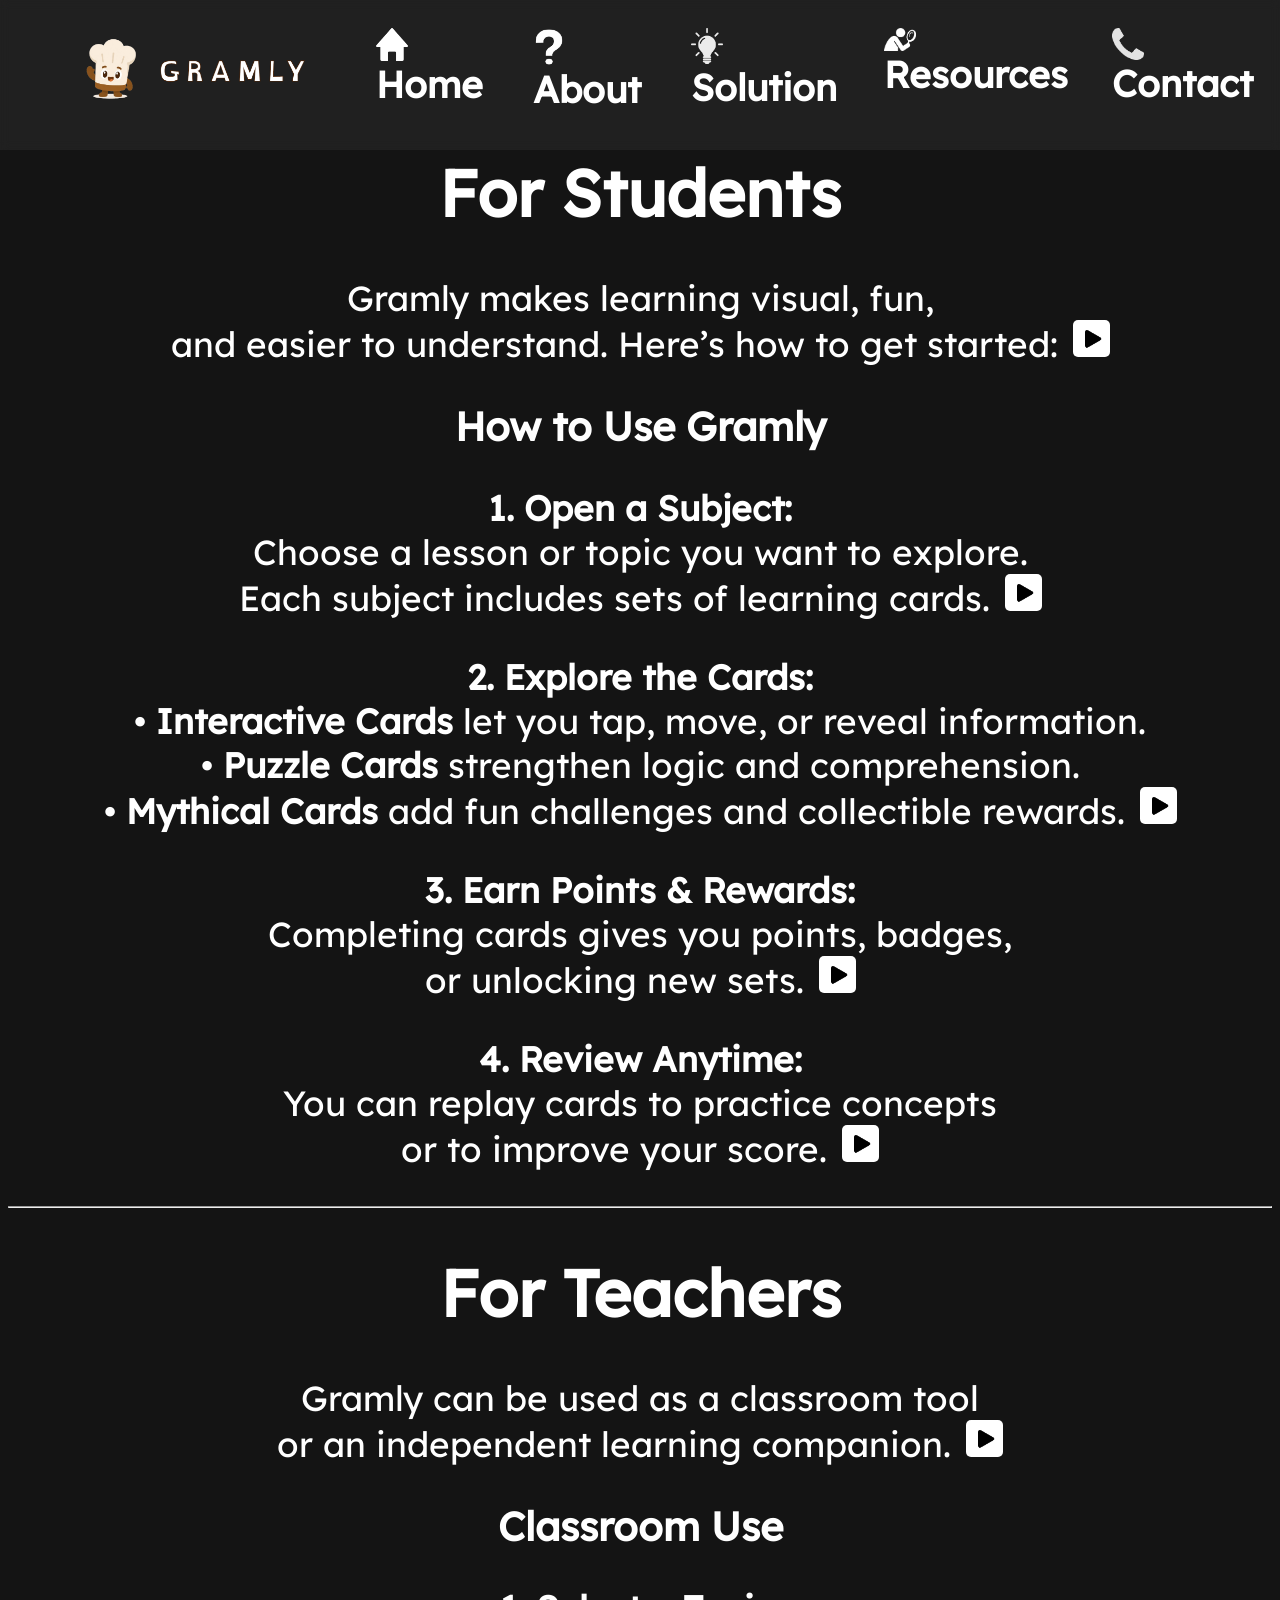
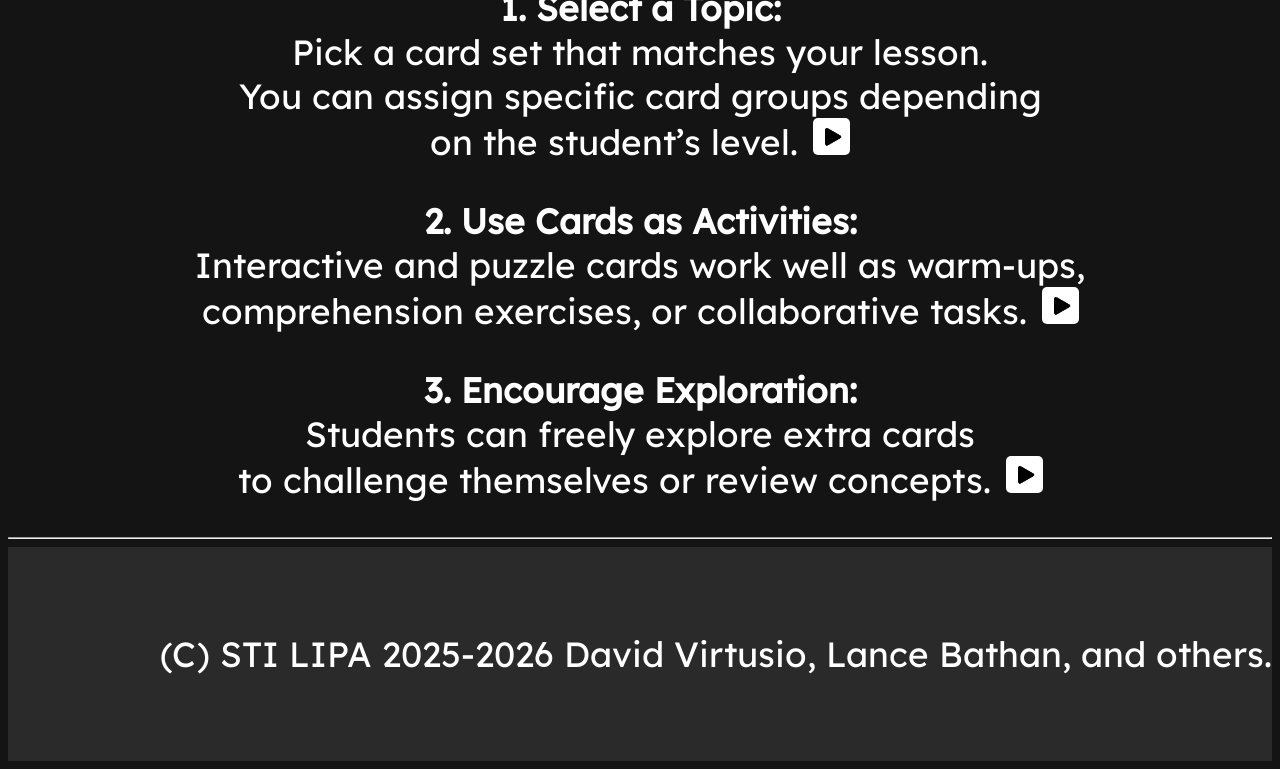
<file: html/resources.html>
<html>
    <head>
        <title>Gramly Resources</title>
        <link rel="stylesheet" href="../stylesheets/main.css">
    </head>
    <body>
        <!-- Top bar -->
        <div class="landing-topbar">
            <img id="menu-icon" src="../images/gramly-icon.png">
            <div class="menu-list-items">
                <span class="menu-item" id="home"> <img src="../images/home-icon.png" width="32px"> Home  </span>
                <span class="menu-item" id="about"> <img src="../images/question-icon.png" width="32px"> About </span>
                <span class="menu-item" id="solution"> <img src="../images/solution-icon.png" width="32px"> Solution </span>
                <span class="menu-item" id="resources"> <img src="../images/research-icon.png" width="32px"> Resources </span> 
                <span class="menu-item" id="contact"> <img src="../images/contact-icon.png" width="32px"> Contact </span> 
            </div>
        </div>
        
        <div class="basic-content">
            <h1>For Students</h1>
            <p>
                Gramly makes learning visual, fun, <br> and easier to understand.  
                Here’s how to get started:                     
                <img src="../images/play-icon.png" class="tts-button">
            </p>

            <h2>How to Use Gramly</h2>
            <p>
                <b>1. Open a Subject:</b> <br>
                Choose a lesson or topic you want to explore. <br>
                Each subject includes sets of learning cards.
                <img src="../images/play-icon.png" class="tts-button">
            </p>
            <p>
                <b>2. Explore the Cards:</b> <br>
                • <b>Interactive Cards</b> let you tap, move, or reveal information. <br>
                • <b>Puzzle Cards</b> strengthen logic and comprehension. <br>
                • <b>Mythical Cards</b> add fun challenges and collectible rewards.
                <img src="../images/play-icon.png" class="tts-button">
            </p>
            <p>
                <b>3. Earn Points & Rewards:</b> <br>
                Completing cards gives you points, badges, <br>  
                or unlocking new sets.
                <img src="../images/play-icon.png" class="tts-button">
            </p>
            <p>
                <b>4. Review Anytime:</b> <br> 
                You can replay cards to practice concepts  <br>
                or to improve your score.
                <img src="../images/play-icon.png" class="tts-button">
            </p>
            <hr>
            <h1>For Teachers</h1>
            <p>
                Gramly can be used as a classroom tool <br>
                or an independent learning companion.
                <img src="../images/play-icon.png" class="tts-button">
            </p>

            <h2>Classroom Use</h2>
            <p>
                <b>1. Select a Topic:</b> <br>
                Pick a card set that matches your lesson.  <br>
                You can assign specific card groups depending <br>
                on the student’s level.                     
                <img src="../images/play-icon.png" class="tts-button">
            </p>
            <p>
                <b>2. Use Cards as Activities:</b>  <br>
                Interactive and puzzle cards work well as warm-ups,  <br>
                comprehension exercises, or collaborative tasks. 
                <img src="../images/play-icon.png" class="tts-button">
            </p>
            <p>
                <b>3. Encourage Exploration:</b> <br>
                 Students can freely explore extra cards  <br>
                to challenge themselves or review concepts. 
                <img src="../images/play-icon.png" class="tts-button">
            </p>
        </div>
        <hr>
        <!-- Footer -->
        <div class="basic-footer">
            <p>
                (C) STI LIPA 2025-2026 David Virtusio, Lance Bathan, and others.
            </p>
        </div>

        <!-- Scripts -->
        <script src="../scripts/ui.js"></script>
        <script>
            addTTSPlayers();
            addMenuScripts();
        </script>
    </body>
</html>
</file>
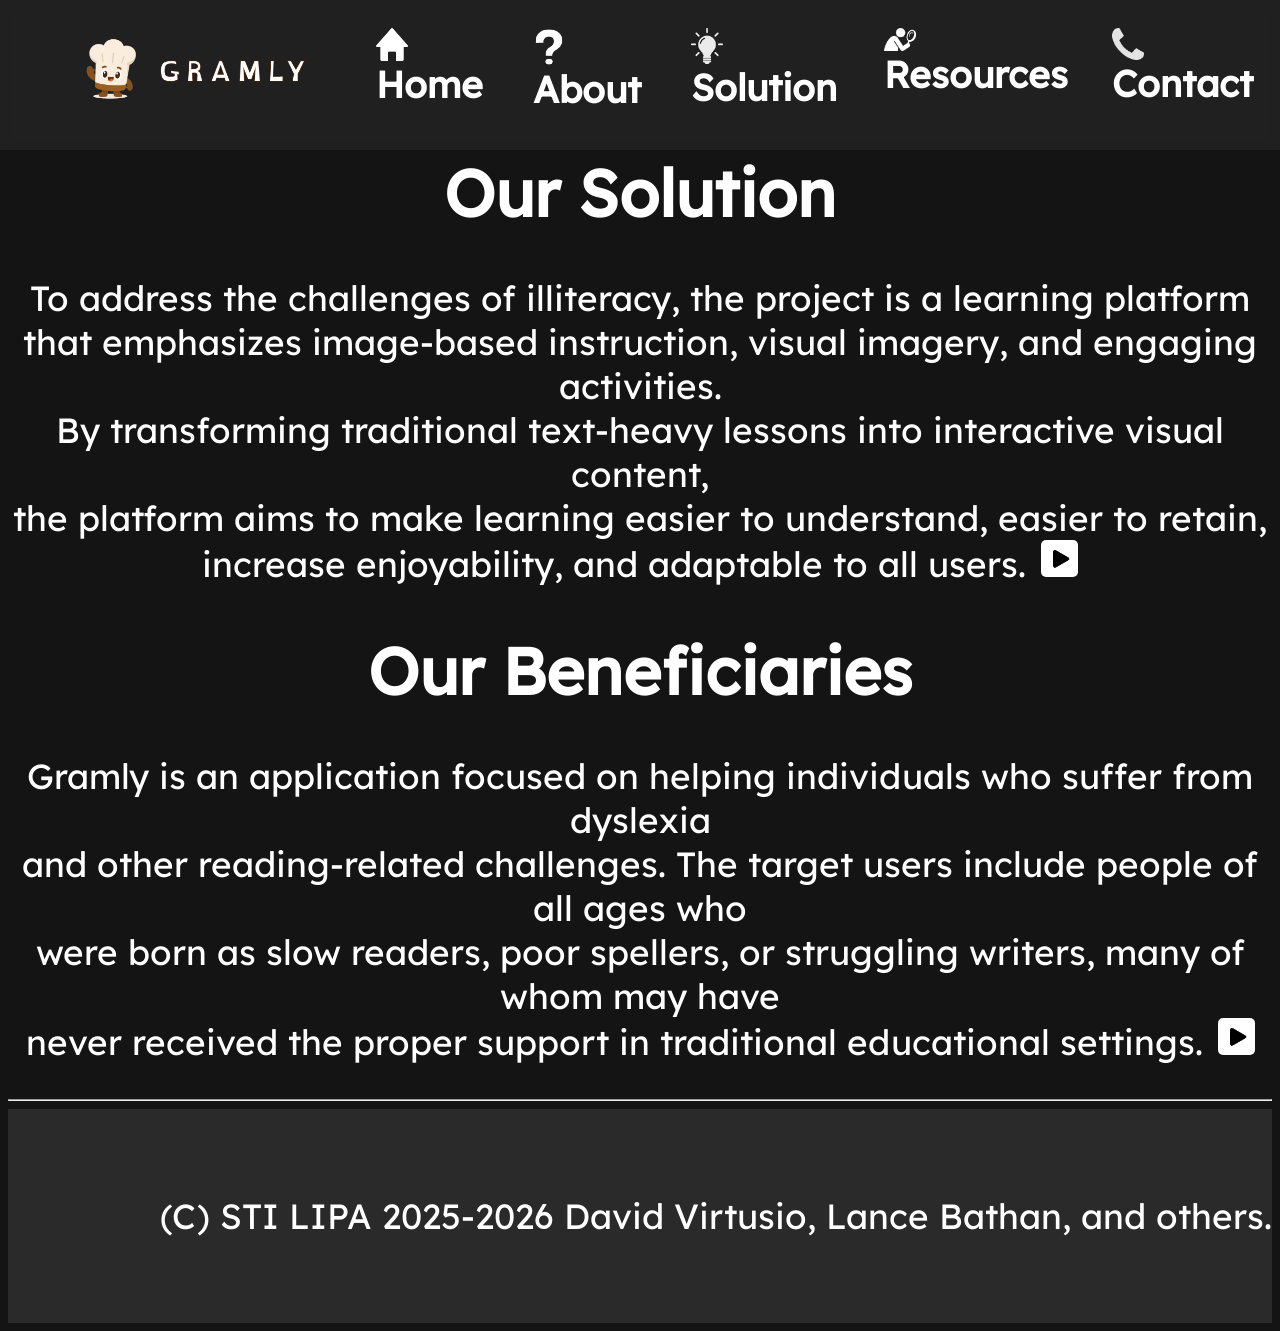
<file: html/solution.html>
<html>
    <head>
        <title>Gramly Solution</title>
        <link rel="stylesheet" href="../stylesheets/main.css">
    </head>
    <body>
        <!-- Top bar -->
        <div class="landing-topbar">
            <img id="menu-icon" src="../images/gramly-icon.png">
            <div class="menu-list-items">
                <span class="menu-item" id="home"> <img src="../images/home-icon.png" width="32px"> Home  </span>
                <span class="menu-item" id="about"> <img src="../images/question-icon.png" width="32px"> About </span>
                <span class="menu-item" id="solution"> <img src="../images/solution-icon.png" width="32px"> Solution </span>
                <span class="menu-item" id="resources"> <img src="../images/research-icon.png" width="32px"> Resources </span> 
                <span class="menu-item" id="contact"> <img src="../images/contact-icon.png" width="32px"> Contact </span> 
            </div>
        </div>
        
        <div class="basic-content">
            <h1> Our Solution </h1>
            <p>
                To address the challenges of illiteracy, the project is a learning platform <br> 
                that emphasizes image-based instruction, visual imagery, and engaging activities. <br>
                By transforming traditional text-heavy lessons into interactive visual content, <br>
                the platform aims to make learning easier to understand, easier to retain, <br>
                increase enjoyability, and adaptable to all users.
                <img src="../images/play-icon.png" class="tts-button">
            </p>
            <h1> Our Beneficiaries </h1>
            <p>
                Gramly is an application focused on helping individuals who suffer from dyslexia <br>
                and other reading-related challenges. The target users include people of all ages who <br>
                were born as slow readers, poor spellers, or struggling writers, many of whom may have <br>
                never received the proper support in traditional educational settings.
                <img src="../images/play-icon.png" class="tts-button">
            </p>
        </div>

        <hr>

        <!-- Footer -->
        <div class="basic-footer">
            <p>
                (C) STI LIPA 2025-2026 David Virtusio, Lance Bathan, and others.
            </p>
        </div>

        <!-- Scripts -->
        <script src="../scripts/ui.js"></script>
        <script>
            addTTSPlayers();
            addMenuScripts();
        </script>
    </body>
</html>
</file>
<file: docs/stylesheets/main.css>
@font-face {
    font-family: "Lexend";
    src: url("../fonts/Lexend-Regular.ttf");
    font-display: swap;
}

:root {
    --cream: #fffaf3;
    --flour: #f7ead8;
    --vanilla: #f2d8b5;
    --caramel: #c9773f;
    --caramel-dark: #a9572e;
    --cinnamon: #8b4b2f;
    --cocoa: #4a2d22;
    --espresso: #2d1b15;
    --white: #ffffff;
    --ink: #3c2a23;
    --muted: #715f56;
    --border: rgba(74, 45, 34, 0.12);
    --shadow-sm: 0 8px 24px rgba(74, 45, 34, 0.08);
    --shadow-md: 0 16px 40px rgba(74, 45, 34, 0.14);
    --radius-md: 24px;
    --radius-lg: 34px;
    --content: 1180px;
}

* {
    box-sizing: border-box;
}

html {
    scroll-behavior: smooth;
}

body {
    margin: 0;
    font-family: "Lexend", system-ui, -apple-system, BlinkMacSystemFont, "Segoe UI", sans-serif;
    color: var(--ink);
    background:
        radial-gradient(circle at top left, rgba(242, 216, 181, 0.55), transparent 34rem),
        var(--cream);
    line-height: 1.65;
}

body::selection {
    background: var(--vanilla);
    color: var(--espresso);
}

img {
    max-width: 100%;
    display: block;
}

a {
    color: var(--cinnamon);
    text-decoration: none;
}

a:hover {
    color: var(--caramel-dark);
}

button {
    font: inherit;
}

/* ---------- Navigation ---------- */
.landing-topbar {
    position: fixed;
    inset: 0 0 auto 0;
    z-index: 1000;
    display: flex;
    align-items: center;
    justify-content: space-between;
    min-height: 78px;
    padding: 10px max(5vw, 24px);
    background: rgba(255, 250, 243, 0.9);
    border-bottom: 1px solid rgba(74, 45, 34, 0.08);
    backdrop-filter: blur(16px);
    -webkit-backdrop-filter: blur(16px);
    box-shadow: 0 4px 18px rgba(74, 45, 34, 0.05);
}

#menu-icon {
    height: 100px;
    object-fit: contain;
    border-radius: 18px;
    cursor: pointer;
    transition: transform 180ms ease;
}

#menu-icon:hover {
    transform: rotate(-3deg) scale(1.03);
}

.menu-list-items {
    display: flex;
    align-items: center;
    gap: 8px;
}

.menu-item {
    display: inline-flex;
    align-items: center;
    gap: 8px;
    padding: 10px 14px;
    border-radius: 999px;
    color: var(--cocoa);
    font-size: 0.95rem;
    font-weight: 700;
    cursor: pointer;
    transition: background 180ms ease, color 180ms ease, transform 180ms ease;
}

.menu-item img {
    width: 22px !important;
    height: 22px;
    object-fit: contain;
}

.menu-item:hover,
.menu-item.active {
    color: var(--white);
    background: var(--caramel);
    transform: translateY(-1px);
}

.mobile-menu-toggle {
    display: none;
    width: 44px;
    height: 44px;
    border: 1px solid var(--border);
    border-radius: 14px;
    background: var(--white);
    color: var(--cocoa);
    cursor: pointer;
    font-size: 1.25rem;
}

/* ---------- Shared inner-page styles ---------- */
.basic-content {
    width: min(var(--content), calc(100% - 40px));
    margin-inline: auto;
    position: relative;
    padding: 72px 0 92px;
    text-align: center;
}

.section-kicker {
    margin: 0 0 8px;
    color: var(--caramel-dark);
    font-size: 0.78rem;
    font-weight: 900;
    letter-spacing: 0.12em;
    text-transform: uppercase;
}

.basic-content > h1 {
    margin: 0 0 22px;
    color: var(--cocoa);
    font-family: Georgia, "Times New Roman", serif;
    font-size: clamp(2.25rem, 4vw, 4rem);
    line-height: 1.05;
    letter-spacing: -0.03em;
}

.basic-content > p {
    color: var(--muted);
    font-size: clamp(1rem, 1.4vw, 1.15rem);
    line-height: 1.8;
}

.source-link {
    display: inline-block;
    max-width: 850px;
    margin: 10px auto;
    padding: 10px 14px;
    border-radius: 12px;
    background: rgba(255, 255, 255, 0.6);
    color: var(--cinnamon);
    font-size: 0.82rem;
    overflow-wrap: anywhere;
}

.inner-hero {
    position: relative;
    padding: 150px 20px 74px;
    overflow: hidden;
    text-align: center;
    background:
        radial-gradient(circle at 15% 20%, rgba(217, 154, 122, 0.24), transparent 22rem),
        linear-gradient(135deg, var(--espresso), var(--cocoa));
}

.inner-hero::after {
    content: "";
    position: absolute;
    width: 260px;
    height: 260px;
    right: -80px;
    top: 80px;
    border: 1px solid rgba(255, 255, 255, 0.12);
    border-radius: 50%;
}

.inner-hero h1 {
    position: relative;
    z-index: 1;
    margin: 0;
    color: var(--white);
    font-family: Georgia, "Times New Roman", serif;
    font-size: clamp(2.8rem, 6vw, 5.5rem);
    line-height: 1;
}

.inner-hero p {
    position: relative;
    z-index: 1;
    width: min(680px, 100%);
    margin: 18px auto 0;
    color: var(--flour);
    font-size: 1.08rem;
}

.basic-content h2 {
    margin: 24px 0 10px;
    color: var(--cocoa);
    font-family: Georgia, "Times New Roman", serif;
    font-size: clamp(1.7rem, 3vw, 2.5rem);
}

.basic-content img {
    width: min(720px, 100%);
    margin: 24px auto;
    border-radius: var(--radius-md);
    box-shadow: var(--shadow-md);
}

.contact-card,
.resource-card {
    padding: 26px;
    border: 1px solid var(--border);
    border-radius: var(--radius-md);
    background: var(--white);
    box-shadow: var(--shadow-sm);
}

.resource-card .icon-badge {
    display: grid;
    place-items: center;
    width: 50px;
    height: 50px;
    margin-bottom: 18px;
    border-radius: 16px;
    background: var(--flour);
    color: var(--cinnamon);
    font-size: 1.35rem;
}

.resource-card h3,
.contact-card h3 {
    margin: 0 0 9px;
    color: var(--cocoa);
    font-size: 1.08rem;
}

.resource-card p,
.contact-card p {
    margin: 0;
    color: var(--muted);
    font-size: 0.92rem;
}

.solution-block {
    display: grid;
    grid-template-columns: minmax(0, 1fr) minmax(0, 1fr);
    gap: 28px;
    align-items: center;
    margin: 46px 0;
    padding: 30px;
    border: 1px solid var(--border);
    border-radius: var(--radius-lg);
    background: var(--white);
    box-shadow: var(--shadow-sm);
    text-align: left;
}

.solution-block:nth-child(even) .solution-copy {
    order: -1;
}

.solution-block img {
    width: 100%;
    margin: 0;
    aspect-ratio: 4 / 3;
    object-fit: cover;
}

.solution-copy h2 {
    margin-top: 0;
}

.contact-grid {
    display: grid;
    grid-template-columns: repeat(2, minmax(0, 1fr));
    gap: 18px;
    width: min(760px, 100%);
    margin: 38px auto 0;
}

.contact-card {
    text-align: left;
}

.contact-card a {
    display: block;
    margin-top: 8px;
    font-weight: 800;
    overflow-wrap: anywhere;
}

.resources-grid {
    display: grid;
    grid-template-columns: repeat(2, minmax(0, 1fr));
    gap: 20px;
    margin-top: 36px;
    text-align: left;
}

.resource-card a {
    display: inline-flex;
    margin-top: 18px;
    font-weight: 800;
}

/* ---------- Footer ---------- */
.basic-footer {
    margin-top: 28px;
    padding: 34px 20px;
    background: var(--espresso);
    text-align: center;
}

.basic-footer p {
    margin: 0;
    color: #eaded5;
    font-size: 0.82rem;
}

/* ---------- Shared responsive behavior ---------- */
@media (max-width: 980px) {
    .solution-block {
        grid-template-columns: 1fr;
    }

    .solution-block:nth-child(even) .solution-copy {
        order: initial;
    }
}

@media (max-width: 760px) {
    .landing-topbar {
        min-height: 70px;
        padding-inline: 18px;
    }

    #menu-icon {
        width: 52px;
        height: 52px;
    }

    .mobile-menu-toggle {
        display: grid;
        place-items: center;
    }

    .menu-list-items {
        position: absolute;
        top: calc(100% + 8px);
        left: 14px;
        right: 14px;
        display: none;
        flex-direction: column;
        align-items: stretch;
        gap: 4px;
        padding: 10px;
        border: 1px solid var(--border);
        border-radius: 18px;
        background: rgba(255, 250, 243, 0.98);
        box-shadow: var(--shadow-md);
    }

    .menu-list-items.open {
        display: flex;
    }

    .menu-item {
        width: 100%;
        border-radius: 12px;
    }

    .basic-content {
        padding-block: 68px;
    }

    .contact-grid,
    .resources-grid {
        grid-template-columns: 1fr;
    }

    .inner-hero {
        padding-top: 126px;
    }
}

@media (max-width: 460px) {
    .basic-content {
        width: min(100% - 28px, var(--content));
    }
}

@media (prefers-reduced-motion: reduce) {
    *,
    *::before,
    *::after {
        scroll-behavior: auto !important;
        transition: none !important;
    }
}

/* =========================================================
   GRAMLY HOME — NON-SCROLLABLE HERO
   ========================================================= */

body.home-page {
    width: 100%;
    height: 100vh;
    margin: 0;
    overflow: hidden;
    background: #24160f;
}


/* HERO */

.home-hero {
    position: relative;

    width: 100%;
    height: 100vh;

    overflow: hidden;

    display: flex;
    align-items: center;

    box-sizing: border-box;

    padding:
        135px 8% 45px;

    background:
        linear-gradient(
            90deg,
            rgba(31, 17, 10, 0.96) 0%,
            rgba(57, 31, 18, 0.90) 48%,
            rgba(72, 41, 24, 0.62) 100%
        ),
        url("../images/guuds.jpg");

    background-size: cover;
    background-position: center;
}


/* subtle warm glow */

.home-hero::before {
    content: "";

    position: absolute;

    width: 600px;
    height: 600px;

    border-radius: 50%;

    right: -100px;
    top: 40%;

    transform: translateY(-50%);

    background:
        rgba(232, 163, 92, 0.17);

    filter: blur(80px);

    pointer-events: none;
}


/* MAIN LAYOUT */

.home-hero-content {
    position: relative;
    z-index: 2;

    width: 100%;
    max-width: 1400px;

    margin: auto;

    display: grid;

    grid-template-columns:
        1.05fr 0.95fr;

    align-items: center;

    gap: 40px;
}


/* =========================================================
   LEFT COPY
   ========================================================= */

.home-hero-copy {
    max-width: 720px;
}

.home-eyebrow {
    margin:
        0 0 15px;

    color: #efbb7d;

    font-family: Lexend, sans-serif;

    font-size: 14px;

    font-weight: 700;

    letter-spacing: 3px;
}


/* TITLE */

.home-hero-copy h1 {
    margin: 0;

    color: #fffaf3;

    font-family: Lexend, sans-serif;

    font-size:
        clamp(52px, 6vw, 88px);

    font-weight: 800;

    line-height: 0.98;

    letter-spacing: -4px;
}

.home-hero-copy h1 span {
    display: block;

    color: #eab274;
}


/* DESCRIPTION */

.home-description {
    max-width: 650px;

    margin:
        25px 0 22px;

    color: #eee0d4;

    font-size:
        clamp(16px, 1.5vw, 21px);

    line-height: 1.7;
}

.home-description strong {
    color: #ffd09b;
}


/* PILLS */

.home-pills {
    display: flex;
    flex-wrap: wrap;

    gap: 9px;

    margin-bottom: 28px;
}

.home-pills span {
    padding:
        8px 14px;

    border:
        1px solid rgba(
            255,
            255,
            255,
            0.13
        );

    border-radius: 100px;

    background:
        rgba(
            255,
            255,
            255,
            0.08
        );

    backdrop-filter: blur(8px);

    color: #f9e8d8;

    font-family: Lexend, sans-serif;

    font-size: 13px;

    font-weight: 500;
}



/* =========================================================
   BUTTONS
   ========================================================= */

.home-actions {
    display: flex;

    align-items: stretch;

    flex-wrap: wrap;

    gap: 12px;
}


/* DOWNLOAD */

.home-download-btn {
    width: auto;
    height: 64px;

    display: flex;
    align-items: center;

    gap: 12px;

    padding:
        8px 22px;

    border: none;

    border-radius: 15px;

    background: #fff8ed;

    box-shadow:
        0 14px 35px
        rgba(0, 0, 0, 0.28);

    cursor: pointer;

    transition:
        transform 0.2s ease,
        box-shadow 0.2s ease;
}

.home-download-btn:hover {
    transform: translateY(-3px);

    background: white;

    box-shadow:
        0 18px 42px
        rgba(0, 0, 0, 0.35);
}

.home-download-btn img {
    width: 34px;
    height: 34px;

    object-fit: contain;
}

.home-download-btn span {
    display: flex;

    flex-direction: column;

    align-items: flex-start;

    color: #422719;

    font-family: Lexend, sans-serif;

    font-size: 17px;

    font-weight: 700;
}

.home-download-btn small {
    font-size: 10px;

    font-weight: 500;

    opacity: 0.65;

    text-transform: uppercase;

    letter-spacing: 1px;
}


/* ABOUT */

.home-about-btn {
    width: auto;
    height: 64px;

    display: flex;
    align-items: center;
    justify-content: center;

    gap: 20px;

    padding:
        0 24px;

    border:
        1px solid
        rgba(
            255,
            255,
            255,
            0.3
        );

    border-radius: 15px;

    background:
        rgba(
            255,
            255,
            255,
            0.08
        );

    backdrop-filter: blur(10px);

    color: white;

    font-family: Lexend, sans-serif;

    font-size: 15px;

    font-weight: 600;

    cursor: pointer;

    transition:
        background 0.2s ease,
        transform 0.2s ease;
}

.home-about-btn:hover {
    background:
        rgba(
            255,
            255,
            255,
            0.16
        );

    transform: translateY(-3px);
}

.home-about-btn span {
    font-size: 24px;

    color: #efb778;
}


/* NOTE */

.home-note {
    margin-top: 18px;

    color:
        rgba(
            255,
            255,
            255,
            0.48
        );

    font-size: 12px;

    letter-spacing: 0.6px;
}



/* =========================================================
   RIGHT SIDE / PHONE
   ========================================================= */

.home-hero-visual {
    position: relative;

    height: min(620px, 70vh);

    display: flex;

    justify-content: center;

    align-items: center;
}


/* GLOW */

.phone-glow {
    position: absolute;

    width: 420px;
    height: 420px;

    border-radius: 50%;

    background:
        radial-gradient(
            circle,
            rgba(238, 175, 105, 0.34),
            rgba(238, 175, 105, 0)
            68%
        );

    filter: blur(5px);
}


/* PHONE */

.home-phone {
    position: relative;
    z-index: 2;

    max-height: 96%;

    max-width: 80%;

    object-fit: contain;

    filter:
        drop-shadow(
            0 35px 40px
            rgba(0, 0, 0, 0.38)
        );
}


/* FLOATING CARDS */

.floating-card {
    position: absolute;

    z-index: 4;

    display: flex;
    align-items: center;

    gap: 10px;

    padding:
        12px 17px;

    border:
        1px solid
        rgba(
            255,
            255,
            255,
            0.18
        );

    border-radius: 15px;

    background:
        rgba(
            255,
            248,
            238,
            0.92
        );

    box-shadow:
        0 18px 40px
        rgba(0, 0, 0, 0.18);

    backdrop-filter: blur(10px);
}

.floating-card > span {
    display: flex;

    align-items: center;
    justify-content: center;

    width: 38px;
    height: 38px;

    border-radius: 10px;

    background: #f1ddc6;

    color: #765038;

    font-size: 18px;
}

.floating-card div {
    display: flex;

    flex-direction: column;
}

.floating-card strong {
    color: #51331f;

    font-family: Lexend, sans-serif;

    font-size: 13px;
}

.floating-card small {
    margin-top: 3px;

    color: #876c59;

    font-family: Lexend, sans-serif;

    font-size: 10px;
}


/* Positions */

.floating-card-one {
    left: 1%;

    top: 28%;
}

.floating-card-two {
    right: 0;

    bottom: 25%;
}



/* =========================================================
   RESPONSIVE
   ========================================================= */

@media (max-width: 1000px) {

    .home-hero {
        padding-left: 6%;
        padding-right: 6%;
    }

    .home-hero-content {
        grid-template-columns:
            1.1fr 0.9fr;
    }

    .home-hero-copy h1 {
        font-size:
            clamp(48px, 7vw, 70px);

        letter-spacing: -3px;
    }

    .floating-card {
        display: none;
    }

}


@media (max-width: 760px) {

    body.home-page {
        overflow: hidden;
    }

    .home-hero {
        padding:
            115px 6% 25px;
    }

    .home-hero-content {
        grid-template-columns: 1fr;

        gap: 10px;
    }

    .home-hero-copy {
        text-align: center;

        margin: auto;
    }

    .home-hero-copy h1 {
        font-size:
            clamp(45px, 13vw, 65px);

        letter-spacing: -2px;
    }

    .home-description {
        margin:
            17px auto;
    }

    .home-pills {
        justify-content: center;
    }

    .home-actions {
        justify-content: center;
    }

    .home-note {
        text-align: center;
    }

    .home-hero-visual {
        display: none;
    }

}


@media (max-height: 700px) {

    .home-hero {
        padding-top: 110px;
    }

    .home-hero-copy h1 {
        font-size: 58px;
    }

    .home-description {
        margin:
            15px 0;
    }

    .home-pills {
        margin-bottom: 18px;
    }

    .home-hero-visual {
        height: 480px;
    }

}

/* =========================================================
   GRAMLY ABOUT PAGE
   MATCHES HOME PAGE THEME
   ========================================================= */

body.about-page {
    margin: 0;
    background: #24160f;
}


/* Shared headings */

.about-section-kicker {
    margin: 0 0 12px;

    color: #b77445;

    font-family: Lexend, sans-serif;
    font-size: 13px;
    font-weight: 700;

    letter-spacing: 3px;

    text-transform: uppercase;
}

.about-section-heading {
    max-width: 800px;

    margin: 0 auto 60px;

    text-align: center;
}

.about-section-heading h2,
.about-story-section h2,
.about-purpose-section h2,
.about-final-cta h2 {
    margin: 0;

    color: #4a2c1c;

    font-family: Lexend, sans-serif;

    font-size: clamp(42px, 5vw, 68px);

    line-height: 1.08;

    letter-spacing: -3px;
}

.about-section-heading h2 span,
.about-story-section h2 span,
.about-purpose-section h2 span,
.about-final-cta h2 span {
    color: #b76e3b;
}

.about-section-heading > p:last-child {
    max-width: 700px;

    margin: 20px auto 0;

    color: #765846;

    font-size: 18px;

    line-height: 1.75;
}



/* =========================================================
   ABOUT HERO
   ========================================================= */

.about-hero {
    position: relative;

    min-height: 720px;

    padding:
        165px 8% 90px;

    box-sizing: border-box;

    overflow: hidden;

    display: flex;
    align-items: center;

    background:
        linear-gradient(
            90deg,
            rgba(31, 17, 10, 0.97) 0%,
            rgba(57, 31, 18, 0.91) 50%,
            rgba(72, 41, 24, 0.66) 100%
        ),
        url("../images/guuds.jpg");

    background-size: cover;
    background-position: center;
}

.about-hero::after {
    content: "";

    position: absolute;

    width: 600px;
    height: 600px;

    right: -120px;
    top: 35%;

    border-radius: 50%;

    background:
        rgba(230, 156, 83, 0.18);

    filter: blur(90px);
}

.about-hero-inner {
    position: relative;
    z-index: 2;

    width: 100%;
    max-width: 1400px;

    margin: auto;

    display: grid;

    grid-template-columns:
        1.08fr 0.92fr;

    gap: 50px;

    align-items: center;
}

.about-hero-copy {
    max-width: 760px;
}

.about-eyebrow {
    margin:
        0 0 18px;

    color: #eab477;

    font-family: Lexend, sans-serif;

    font-size: 13px;
    font-weight: 700;

    letter-spacing: 3px;
}

.about-hero h1 {
    margin: 0;

    color: #fffaf4;

    font-family: Lexend, sans-serif;

    font-size:
        clamp(54px, 6vw, 88px);

    line-height: 0.98;

    letter-spacing: -4px;
}

.about-hero h1 span {
    color: #e6ad6d;
}

.about-hero-description {
    max-width: 700px;

    margin:
        28px 0 25px;

    color: #eee0d3;

    font-size:
        clamp(17px, 1.6vw, 21px);

    line-height: 1.75;
}

.about-hero-description strong {
    color: #ffd09b;
}



/* HERO PILLS */

.about-hero-pills {
    display: flex;

    flex-wrap: wrap;

    gap: 10px;
}

.about-hero-pills span {
    padding:
        9px 15px;

    border:
        1px solid rgba(255,255,255,0.14);

    border-radius: 100px;

    background:
        rgba(255,255,255,0.08);

    backdrop-filter: blur(10px);

    color: #f5e8dc;

    font-family: Lexend, sans-serif;

    font-size: 12px;
    font-weight: 500;
}



/* HERO PHONE */

.about-hero-visual {
    position: relative;

    height: 520px;

    display: flex;

    align-items: center;
    justify-content: center;
}

.about-phone-glow {
    position: absolute;

    width: 430px;
    height: 430px;

    border-radius: 50%;

    background:
        radial-gradient(
            circle,
            rgba(235, 169, 98, 0.35),
            transparent 68%
        );
}

.about-phone {
    position: relative;

    z-index: 2;

    max-height: 100%;
    max-width: 78%;

    object-fit: contain;

    filter:
        drop-shadow(
            0 35px 40px
            rgba(0,0,0,0.4)
        );
}


/* FLOATING HERO CARDS */

.about-floating-card {
    position: absolute;

    z-index: 4;

    display: flex;

    align-items: center;

    gap: 11px;

    padding:
        12px 16px;

    border-radius: 15px;

    background:
        rgba(255,248,239,0.94);

    box-shadow:
        0 18px 38px
        rgba(0,0,0,0.2);
}

.about-float-icon {
    display: flex;

    align-items: center;
    justify-content: center;

    width: 38px;
    height: 38px;

    border-radius: 10px;

    background: #f1ddc6;
}

.about-floating-card div:last-child {
    display: flex;

    flex-direction: column;
}

.about-floating-card strong {
    color: #51321f;

    font-family: Lexend, sans-serif;

    font-size: 13px;
}

.about-floating-card small {
    color: #88705f;

    font-family: Lexend, sans-serif;

    font-size: 10px;
}

.about-float-one {
    left: 0;

    top: 24%;
}

.about-float-two {
    right: 0;

    bottom: 23%;
}



/* =========================================================
   FEATURE SHOWCASE
   ========================================================= */

.about-features-section {
    padding:
        110px 8%;

    background: #fff9f1;
}

.about-feature-showcase {
    max-width: 1250px;

    margin: auto;

    display: grid;

    grid-template-columns:
        0.9fr 1.1fr;

    align-items: center;

    gap: 80px;
}


/* PHONE AREA */

.about-feature-phone {
    position: relative;

    min-height: 560px;

    display: flex;

    align-items: center;
    justify-content: center;

    border-radius: 35px;

    overflow: hidden;

    background:
        linear-gradient(
            145deg,
            #ead4bb,
            #f8ebdd
        );
}

.about-feature-phone img {
    position: relative;

    z-index: 2;

    max-width: 72%;

    max-height: 500px;

    object-fit: contain;

    filter:
        drop-shadow(
            0 30px 30px
            rgba(76,43,22,0.22)
        );
}

.phone-background-number {
    position: absolute;

    bottom: -45px;
    left: -10px;

    color:
        rgba(103,61,35,0.08);

    font-family: Lexend, sans-serif;

    font-size: 250px;
    font-weight: 800;
}



/* FEATURE ROW */

.about-feature-list {
    display: flex;

    flex-direction: column;

    gap: 13px;
}

.about-feature-row {
    position: relative;

    display: grid;

    grid-template-columns:
        45px 58px 1fr;

    align-items: center;

    gap: 18px;

    padding:
        22px 22px;

    border:
        1px solid
        rgba(94,54,29,0.1);

    border-radius: 18px;

    background: #fffdf9;

    transition:
        transform 0.2s ease,
        box-shadow 0.2s ease,
        border-color 0.2s ease;
}

.about-feature-row:hover {
    transform: translateX(8px);

    border-color:
        rgba(183,110,59,0.35);

    box-shadow:
        0 15px 35px
        rgba(81,47,26,0.08);
}

.about-feature-number {
    color: #bb8c68;

    font-family: Lexend, sans-serif;

    font-size: 12px;
    font-weight: 700;
}

.about-feature-icon {
    display: flex;

    align-items: center;
    justify-content: center;

    width: 52px;
    height: 52px;

    border-radius: 14px;

    background: #f1dfcc;
}

.about-feature-icon img {
    max-width: 31px;
    max-height: 31px;
}

.about-feature-row h3 {
    margin:
        0 0 5px;

    color: #50301e;

    font-family: Lexend, sans-serif;

    font-size: 19px;
}

.about-feature-row p {
    margin: 0;

    color: #7b604f;

    font-size: 14px;

    line-height: 1.6;
}



/* =========================================================
   CORE TOOLKIT — DARK SECTION
   ========================================================= */

.about-toolkit-section {
    padding:
        115px 8%;

    background:
        linear-gradient(
            135deg,
            #27160e,
            #422719 55%,
            #5b3420
        );
}

.light-heading h2 {
    color: #fff9f1;
}

.light-heading h2 span {
    color: #e7ad6a;
}

.light-heading > p:last-child {
    color: #ddcbbd;
}

.about-toolkit-section
.about-section-kicker {
    color: #e6ad6f;
}



/* TOOLKIT GRID */

.about-toolkit-grid {
    max-width: 1250px;

    margin: auto;

    display: grid;

    grid-template-columns:
        repeat(4, 1fr);

    gap: 18px;
}

.about-toolkit-card {
    position: relative;

    padding:
        32px 25px;

    border:
        1px solid
        rgba(255,255,255,0.1);

    border-radius: 22px;

    background:
        rgba(255,255,255,0.07);

    backdrop-filter: blur(10px);

    transition:
        transform 0.25s ease,
        background 0.25s ease;
}

.about-toolkit-card:hover {
    transform: translateY(-8px);

    background:
        rgba(255,255,255,0.11);
}

.toolkit-card-number {
    position: absolute;

    top: 26px;
    right: 25px;

    color:
        rgba(255,255,255,0.35);

    font-family: Lexend, sans-serif;

    font-size: 12px;

    font-weight: 700;
}

.toolkit-icon {
    display: flex;

    align-items: center;
    justify-content: center;

    width: 65px;
    height: 65px;

    margin-bottom: 24px;

    border-radius: 18px;

    background:
        rgba(255,235,211,0.12);
}

.toolkit-icon img {
    max-width: 38px;
    max-height: 38px;
}

.about-toolkit-card h3 {
    margin:
        0 0 12px;

    color: #fff5e9;

    font-family: Lexend, sans-serif;

    font-size: 20px;

    line-height: 1.3;
}

.about-toolkit-card p {
    margin: 0;

    color: #d5c1b2;

    font-size: 14px;

    line-height: 1.7;
}



/* =========================================================
   OUR STORY
   ========================================================= */

.about-story-section {
    padding:
        115px 8%;

    background: #f7ecdf;
}

.about-story-intro {
    max-width: 1250px;

    margin:
        0 auto 60px;

    display: grid;

    grid-template-columns:
        1fr 1fr;

    align-items: end;

    gap: 80px;
}

.story-lead {
    margin: 0;

    color: #6f5544;

    font-size: 17px;

    line-height: 1.8;
}

.story-lead strong {
    color: #8b5130;
}



/* STORY CARDS */

.about-story-grid {
    max-width: 1250px;

    margin: auto;

    display: grid;

    grid-template-columns:
        repeat(3,1fr);

    gap: 22px;
}

.about-story-card {
    position: relative;

    padding:
        35px;

    border-radius: 24px;

    background: #fffaf4;

    border:
        1px solid
        rgba(89,51,29,0.1);

    box-shadow:
        0 15px 35px
        rgba(83,48,27,0.07);
}

.featured-story-card {
    transform: translateY(-15px);

    background: #54311f;
}

.story-icon {
    display: flex;

    align-items: center;
    justify-content: center;

    width: 60px;
    height: 60px;

    margin-bottom: 35px;

    border-radius: 17px;

    background: #f1ddc7;

    font-size: 28px;
}

.percentage-icon {
    color: #a45f34;

    font-family: Lexend, sans-serif;

    font-weight: 800;
}

.story-number {
    margin: 0 0 8px;

    color: #b88766 !important;

    font-family: Lexend, sans-serif;

    font-size: 12px !important;

    font-weight: 700;
}

.about-story-card h3 {
    margin:
        0 0 12px;

    color: #51301e;

    font-family: Lexend, sans-serif;

    font-size: 23px;
}

.about-story-card > p:last-child {
    margin: 0;

    color: #765a47;

    font-size: 14px;

    line-height: 1.7;
}

.featured-story-card h3 {
    color: #fff5e9;
}

.featured-story-card > p:last-child {
    color: #dbc7b8;
}



/* =========================================================
   WHY GRAMLY
   ========================================================= */

.about-purpose-section {
    position: relative;

    padding:
        120px 8%;

    overflow: hidden;

    background:
        linear-gradient(
            135deg,
            #22130c,
            #3c2317
        );

    text-align: center;
}

.purpose-background-text {
    position: absolute;

    left: 50%;
    top: 40px;

    transform:
        translateX(-50%);

    color:
        rgba(255,255,255,0.025);

    font-family: Lexend, sans-serif;

    font-size:
        clamp(120px, 20vw, 320px);

    font-weight: 900;

    letter-spacing: -15px;

    white-space: nowrap;
}

.about-purpose-content {
    position: relative;

    z-index: 2;

    max-width: 900px;

    margin: auto;
}

.about-purpose-section
.about-section-kicker {
    color: #e7ac6c;
}

.about-purpose-section h2 {
    color: #fff8ef;
}

.about-purpose-section h2 span {
    color: #e7aa68;
}

.purpose-description {
    margin:
        17px 0 35px;

    color: #dbc9ba;

    font-size: 18px;
}

.purpose-quote-wrapper {
    padding: 10px;

    border:
        1px solid
        rgba(255,255,255,0.13);

    border-radius: 25px;

    background:
        rgba(255,255,255,0.06);

    box-shadow:
        0 25px 50px
        rgba(0,0,0,0.2);
}

.purpose-quote-wrapper img {
    display: block;

    width: 100%;

    border-radius: 18px;
}

.purpose-copy {
    max-width: 760px;

    margin:
        35px auto 25px;

    color: #e0cfc1;

    font-size: 17px;

    line-height: 1.8;
}

.purpose-source {
    display: inline-flex;

    align-items: center;

    gap: 10px;

    color: #efbb7f;

    font-family: Lexend, sans-serif;

    font-size: 13px;

    font-weight: 600;
}

.purpose-source span {
    font-size: 18px;
}



/* =========================================================
   FINAL CTA
   ========================================================= */

.about-final-cta {
    padding:
        80px 8%;

    display: flex;

    align-items: center;
    justify-content: space-between;

    gap: 40px;

    background: #fff8ef;
}

.about-final-cta h2 {
    font-size:
        clamp(38px, 4.5vw, 58px);
}

.about-final-cta p:last-child {
    max-width: 620px;

    margin:
        18px 0 0;

    color: #765947;

    font-size: 16px;
}

.about-cta-button {
    width: auto;
    height: auto;

    flex-shrink: 0;

    display: flex;

    align-items: center;

    gap: 25px;

    padding:
        18px 25px;

    border: none;

    border-radius: 14px;

    background: #59351f;

    color: white;

    font-family: Lexend, sans-serif;

    font-size: 14px;
    font-weight: 600;

    cursor: pointer;

    box-shadow:
        0 15px 30px
        rgba(70,39,22,0.18);

    transition:
        transform 0.2s ease,
        background 0.2s ease;
}

.about-cta-button:hover {
    transform:
        translateY(-3px);

    background: #70452b;
}

.about-cta-button span {
    color: #efb878;

    font-size: 23px;
}



/* =========================================================
   RESPONSIVE
   ========================================================= */

@media (max-width: 1050px) {

    .about-toolkit-grid {
        grid-template-columns:
            repeat(2,1fr);
    }

    .about-feature-showcase {
        gap: 40px;
    }

}


@media (max-width: 800px) {

    .about-hero {
        min-height: auto;

        padding:
            145px 6% 80px;
    }

    .about-hero-inner {
        grid-template-columns: 1fr;

        text-align: center;
    }

    .about-hero-copy {
        margin: auto;
    }

    .about-hero-pills {
        justify-content: center;
    }

    .about-hero-visual {
        height: 420px;
    }

    .about-floating-card {
        display: none;
    }

    .about-feature-showcase {
        grid-template-columns: 1fr;
    }

    .about-feature-phone {
        min-height: 480px;
    }

    .about-story-intro {
        grid-template-columns: 1fr;

        gap: 25px;

        text-align: center;
    }

    .about-story-grid {
        grid-template-columns: 1fr;
    }

    .featured-story-card {
        transform: none;
    }

    .about-final-cta {
        flex-direction: column;

        align-items: flex-start;
    }

}


@media (max-width: 600px) {

    .about-features-section,
    .about-toolkit-section,
    .about-story-section,
    .about-purpose-section {
        padding:
            80px 6%;
    }

    .about-toolkit-grid {
        grid-template-columns: 1fr;
    }

    .about-feature-row {
        grid-template-columns:
            36px 48px 1fr;

        gap: 10px;

        padding:
            18px 14px;
    }

    .about-feature-icon {
        width: 44px;
        height: 44px;
    }

    .about-feature-row h3 {
        font-size: 16px;
    }

    .about-hero h1 {
        font-size:
            clamp(45px, 13vw, 65px);

        letter-spacing: -3px;
    }

    .about-hero-visual {
        height: 350px;
    }

    .about-final-cta {
        padding:
            65px 6%;
    }

}

/* =========================================================
   GRAMLY SOLUTION PAGE
   ========================================================= */

body.solution-page {
    margin: 0;
    overflow-x: hidden;
    background: #fff9f1;
}


/* =========================================================
   SHARED SOLUTION HEADINGS
   ========================================================= */

.solution-section-kicker {
    margin: 0 0 12px;
    color: #b77445;
    font-family: Lexend, sans-serif;
    font-size: 13px;
    font-weight: 700;
    letter-spacing: 3px;
    text-transform: uppercase;
}

.solution-section-heading {
    max-width: 820px;
    margin: 0 auto 60px;
    text-align: center;
}

.solution-section-heading h2,
.solution-showcase-copy h2,
.beneficiary-copy h2,
.solution-final-cta h2 {
    margin: 0;
    color: #4a2c1c;
    font-family: Lexend, sans-serif;
    font-size: clamp(42px, 5vw, 68px);
    line-height: 1.08;
    letter-spacing: -3px;
}

.solution-section-heading h2 span,
.solution-showcase-copy h2 span,
.beneficiary-copy h2 span,
.solution-final-cta h2 span {
    color: #b76e3b;
}

.solution-section-heading > p:last-child {
    max-width: 700px;
    margin: 20px auto 0;
    color: #765846;
    font-size: 18px;
    line-height: 1.75;
}


/* =========================================================
   HERO
   ========================================================= */

.solution-hero {
    position: relative;
    min-height: 720px;
    padding: 165px 8% 90px;
    overflow: hidden;
    display: flex;
    align-items: center;

    background:
        linear-gradient(
            90deg,
            rgba(31, 17, 10, 0.97) 0%,
            rgba(57, 31, 18, 0.91) 50%,
            rgba(72, 41, 24, 0.66) 100%
        ),
        url("../images/guuds.jpg");

    background-size: cover;
    background-position: center;
}

.solution-hero::after {
    content: "";
    position: absolute;
    width: 620px;
    height: 620px;
    right: -130px;
    top: 28%;
    border-radius: 50%;
    background: rgba(230, 156, 83, 0.17);
    filter: blur(90px);
}

.solution-hero-inner {
    position: relative;
    z-index: 2;
    width: 100%;
    max-width: 1400px;
    margin: auto;

    display: grid;
    grid-template-columns: 1.05fr 0.95fr;
    gap: 60px;
    align-items: center;
}

.solution-hero-copy {
    max-width: 760px;
}

.solution-eyebrow {
    margin: 0 0 18px;
    color: #eab477;
    font-family: Lexend, sans-serif;
    font-size: 13px;
    font-weight: 700;
    letter-spacing: 3px;
}

.solution-hero h1 {
    margin: 0;
    color: #fffaf4;
    font-family: Lexend, sans-serif;
    font-size: clamp(54px, 6vw, 88px);
    line-height: 0.98;
    letter-spacing: -4px;
}

.solution-hero h1 span {
    color: #e6ad6d;
}

.solution-hero-description {
    max-width: 700px;
    margin: 28px 0 25px;
    color: #eee0d3;
    font-size: clamp(17px, 1.6vw, 21px);
    line-height: 1.75;
}

.solution-hero-description strong {
    color: #ffd09b;
}

.solution-hero-pills {
    display: flex;
    flex-wrap: wrap;
    gap: 10px;
}

.solution-hero-pills span {
    padding: 9px 15px;
    border: 1px solid rgba(255,255,255,0.14);
    border-radius: 100px;
    background: rgba(255,255,255,0.08);
    backdrop-filter: blur(10px);

    color: #f5e8dc;
    font-family: Lexend, sans-serif;
    font-size: 12px;
}


/* HERO IMAGE */

.solution-hero-visual {
    position: relative;
    height: 500px;

    display: flex;
    align-items: center;
    justify-content: center;
}

.solution-visual-glow {
    position: absolute;
    width: 430px;
    height: 430px;
    border-radius: 50%;

    background:
        radial-gradient(
            circle,
            rgba(235, 169, 98, 0.30),
            transparent 68%
        );
}

.solution-hero-image {
    position: relative;
    z-index: 2;

    width: min(480px, 85%);
    max-height: 440px;
    object-fit: cover;

    border-radius: 30px;

    box-shadow:
        0 35px 50px rgba(0,0,0,0.35);

    transform: rotate(2deg);
}

.solution-floating-card {
    position: absolute;
    z-index: 4;

    display: flex;
    align-items: center;
    gap: 11px;

    padding: 12px 16px;

    border-radius: 15px;

    background: rgba(255,248,239,0.95);

    box-shadow:
        0 18px 38px rgba(0,0,0,0.2);
}

.solution-floating-card > span {
    display: grid;
    place-items: center;

    width: 38px;
    height: 38px;

    border-radius: 10px;

    background: #f1ddc6;
    color: #71462c;

    font-family: Lexend, sans-serif;
    font-weight: 800;
}

.solution-floating-card div {
    display: flex;
    flex-direction: column;
}

.solution-floating-card strong {
    color: #51321f;
    font-family: Lexend, sans-serif;
    font-size: 13px;
}

.solution-floating-card small {
    color: #88705f;
    font-family: Lexend, sans-serif;
    font-size: 10px;
}

.solution-float-one {
    left: -10px;
    top: 22%;
}

.solution-float-two {
    right: -10px;
    bottom: 20%;
}


/* =========================================================
   PROBLEM
   ========================================================= */

.solution-problem-section {
    padding: 115px 8%;
    background: #fff9f1;
}

.problem-grid {
    max-width: 1200px;
    margin: auto;

    display: grid;
    grid-template-columns: repeat(3, 1fr);
    gap: 22px;
}

.problem-card {
    position: relative;
    padding: 34px;

    border: 1px solid rgba(89,51,29,0.1);
    border-radius: 24px;

    background: #fffdf9;

    box-shadow:
        0 15px 35px rgba(83,48,27,0.07);

    transition:
        transform 0.25s ease,
        box-shadow 0.25s ease;
}

.problem-card:hover {
    transform: translateY(-8px);

    box-shadow:
        0 24px 45px rgba(83,48,27,0.12);
}

.problem-number {
    position: absolute;
    top: 28px;
    right: 28px;

    color: #c19a7e;

    font-family: Lexend, sans-serif;
    font-size: 12px;
    font-weight: 700;
}

.problem-icon {
    display: grid;
    place-items: center;

    width: 62px;
    height: 62px;

    margin-bottom: 28px;

    border-radius: 18px;

    background: #f1dfcc;

    font-size: 28px;
}

.problem-card h3 {
    margin: 0 0 12px;

    color: #51301e;

    font-family: Lexend, sans-serif;
    font-size: 22px;
}

.problem-card p {
    margin: 0;

    color: #765a47;

    font-size: 14px;
    line-height: 1.75;
}


/* =========================================================
   MAIN SOLUTION SHOWCASE
   ========================================================= */

.solution-main-section {
    padding: 115px 8%;
    background: #f3e6d7;
}

.solution-showcase {
    max-width: 1250px;
    margin: auto;

    display: grid;
    grid-template-columns: 0.95fr 1.05fr;

    align-items: center;
    gap: 75px;
}

.solution-image-panel {
    position: relative;
    min-height: 520px;

    display: flex;
    align-items: center;
    justify-content: center;

    overflow: hidden;

    border-radius: 32px;

    background:
        linear-gradient(
            145deg,
            #dfc3a4,
            #f7e9d9
        );
}

.solution-image-panel img {
    position: relative;
    z-index: 2;

    width: 82%;
    max-height: 440px;

    object-fit: cover;

    border-radius: 22px;

    box-shadow:
        0 25px 40px rgba(74,43,24,0.20);
}

.solution-image-number {
    position: absolute;
    left: -10px;
    bottom: -60px;

    color: rgba(94,54,29,0.07);

    font-family: Lexend, sans-serif;
    font-size: 270px;
    font-weight: 800;
}

.solution-showcase-copy > p:not(.solution-section-kicker) {
    margin: 24px 0;

    color: #705341;

    font-size: 17px;
    line-height: 1.8;
}

.solution-benefits {
    display: grid;
    gap: 10px;

    margin: 30px 0;
}

.solution-benefits > div {
    display: flex;
    align-items: center;
    gap: 12px;

    padding: 12px 0;

    border-bottom:
        1px solid rgba(79,46,27,0.1);
}

.solution-benefits span {
    display: grid;
    place-items: center;

    width: 29px;
    height: 29px;

    border-radius: 50%;

    background: #5c3722;
    color: white;

    flex-shrink: 0;
}

.solution-benefits p {
    margin: 0;

    color: #604532;

    font-size: 15px;
    font-weight: 600;
}

.solution-reference {
    display: inline-flex;
    align-items: center;
    gap: 10px;

    color: #9b5c34;

    font-family: Lexend, sans-serif;
    font-size: 13px;
    font-weight: 700;
}

.solution-reference span {
    font-size: 18px;
}


/* =========================================================
   PROCESS
   ========================================================= */

.solution-process-section {
    padding: 115px 8%;

    background:
        linear-gradient(
            135deg,
            #28170f,
            #422719 55%,
            #57331f
        );
}

.dark-heading h2 {
    color: #fff8ef;
}

.dark-heading h2 span {
    color: #e7ad6a;
}

.dark-heading > p:last-child {
    color: #d9c6b7;
}

.dark-heading .solution-section-kicker {
    color: #e7ad6d;
}

.solution-process-grid {
    max-width: 1250px;
    margin: auto;

    display: grid;

    grid-template-columns:
        1fr auto
        1fr auto
        1fr auto
        1fr;

    align-items: center;

    gap: 16px;
}

.process-card {
    position: relative;

    min-height: 240px;

    padding: 28px 22px;

    border:
        1px solid rgba(255,255,255,0.1);

    border-radius: 22px;

    background:
        rgba(255,255,255,0.07);

    backdrop-filter: blur(8px);
}

.process-number {
    position: absolute;

    top: 20px;
    right: 20px;

    color:
        rgba(255,255,255,0.3);

    font-family: Lexend, sans-serif;

    font-size: 11px;

    font-weight: 700;
}

.process-icon {
    display: grid;
    place-items: center;

    width: 58px;
    height: 58px;

    margin-bottom: 26px;

    border-radius: 17px;

    background:
        rgba(255,236,211,0.12);

    color: #f4c38e;

    font-family: Lexend, sans-serif;

    font-size: 24px;

    font-weight: 800;
}

.process-card h3 {
    margin:
        0 0 10px;

    color: #fff5e9;

    font-family: Lexend, sans-serif;

    font-size: 20px;
}

.process-card p {
    margin: 0;

    color: #d1bdaf;

    font-size: 14px;

    line-height: 1.7;
}

.process-arrow {
    color: #c58a58;

    font-family: Lexend, sans-serif;

    font-size: 25px;

    opacity: 0.6;
}


/* =========================================================
   BENEFICIARIES
   ========================================================= */

.solution-beneficiaries-section {
    padding: 115px 8%;

    background: #fff9f1;
}

.beneficiary-layout {
    max-width: 1250px;
    margin: auto;

    display: grid;

    grid-template-columns:
        1fr 1fr;

    align-items: center;

    gap: 80px;
}

.beneficiary-copy > p:not(.solution-section-kicker) {
    margin: 25px 0 30px;

    color: #705341;

    font-size: 17px;

    line-height: 1.8;
}

.beneficiary-list {
    display: grid;

    grid-template-columns:
        repeat(2,1fr);

    gap: 10px;
}

.beneficiary-list > div {
    display: flex;

    align-items: center;

    gap: 12px;

    padding: 15px;

    border:
        1px solid rgba(89,51,29,0.1);

    border-radius: 14px;

    background: #fffdf9;
}

.beneficiary-list span {
    color: #b27750;

    font-family: Lexend, sans-serif;

    font-size: 11px;

    font-weight: 800;
}

.beneficiary-list p {
    margin: 0;

    color: #5f402d;

    font-size: 14px;

    font-weight: 700;
}

.beneficiary-image-wrap {
    position: relative;

    min-height: 510px;

    display: flex;

    align-items: center;

    justify-content: center;

    overflow: hidden;

    border-radius: 32px;

    background:
        #ead5bf;
}

.beneficiary-image-wrap img {
    position: relative;

    z-index: 2;

    width: 82%;

    max-height: 430px;

    object-fit: cover;

    border-radius: 24px;

    box-shadow:
        0 25px 45px
        rgba(70,39,22,0.2);
}

.beneficiary-bg-text {
    position: absolute;

    top: -10px;

    left: 50%;

    transform:
        translateX(-50%);

    color:
        rgba(81,47,27,0.06);

    font-family: Lexend, sans-serif;

    font-size:
        clamp(100px, 12vw, 180px);

    font-weight: 900;
}

.beneficiary-badge {
    position: absolute;

    z-index: 4;

    right: 20px;

    bottom: 25px;

    display: flex;

    flex-direction: column;

    padding:
        14px 18px;

    border-radius: 15px;

    background:
        rgba(255,249,241,0.95);

    box-shadow:
        0 15px 30px
        rgba(61,34,19,0.15);
}

.beneficiary-badge strong {
    color: #4e2f1d;

    font-family: Lexend, sans-serif;

    font-size: 13px;
}

.beneficiary-badge span {
    color: #9b704f;

    font-family: Lexend, sans-serif;

    font-size: 11px;
}


/* =========================================================
   FINAL CTA
   ========================================================= */

.solution-final-cta {
    padding:
        85px 8%;

    display: flex;

    align-items: center;

    justify-content: space-between;

    gap: 40px;

    background: #f3e3d1;
}

.solution-final-cta h2 {
    font-size:
        clamp(38px, 4.5vw, 58px);
}

.solution-final-cta > div > p:last-child {
    max-width: 650px;

    margin:
        18px 0 0;

    color: #725442;

    font-size: 16px;
}

.solution-cta-button {
    width: auto;
    height: auto;

    flex-shrink: 0;

    display: flex;

    align-items: center;

    gap: 25px;

    padding:
        18px 25px;

    border: none;

    border-radius: 14px;

    background: #59351f;

    color: white;

    font-family: Lexend, sans-serif;

    font-size: 14px;

    font-weight: 600;

    cursor: pointer;

    box-shadow:
        0 15px 30px
        rgba(70,39,22,0.18);

    transition:
        transform 0.2s ease,
        background 0.2s ease;
}

.solution-cta-button:hover {
    transform: translateY(-3px);

    background: #70452b;
}

.solution-cta-button span {
    color: #efb878;

    font-size: 23px;
}


/* =========================================================
   RESPONSIVE
   ========================================================= */

@media (max-width: 1050px) {

    .solution-showcase,
    .beneficiary-layout {
        gap: 45px;
    }

    .solution-process-grid {
        grid-template-columns:
            repeat(2,1fr);
    }

    .process-arrow {
        display: none;
    }

}


@media (max-width: 820px) {

    .solution-hero {
        min-height: auto;

        padding:
            145px 6% 80px;
    }

    .solution-hero-inner {
        grid-template-columns: 1fr;

        text-align: center;
    }

    .solution-hero-copy {
        margin: auto;
    }

    .solution-hero-pills {
        justify-content: center;
    }

    .solution-hero-visual {
        height: 420px;
    }

    .solution-floating-card {
        display: none;
    }

    .problem-grid {
        grid-template-columns: 1fr;
    }

    .solution-showcase,
    .beneficiary-layout {
        grid-template-columns: 1fr;
    }

    .solution-image-panel,
    .beneficiary-image-wrap {
        min-height: 450px;
    }

    .solution-final-cta {
        flex-direction: column;

        align-items: flex-start;
    }

}


@media (max-width: 600px) {

    .solution-problem-section,
    .solution-main-section,
    .solution-process-section,
    .solution-beneficiaries-section {
        padding:
            80px 6%;
    }

    .solution-hero h1 {
        font-size:
            clamp(45px, 13vw, 65px);

        letter-spacing: -3px;
    }

    .solution-hero-visual {
        height: 330px;
    }

    .solution-process-grid {
        grid-template-columns: 1fr;
    }

    .beneficiary-list {
        grid-template-columns: 1fr;
    }

    .solution-image-panel,
    .beneficiary-image-wrap {
        min-height: 380px;
    }

    .solution-final-cta {
        padding:
            65px 6%;
    }

}

/* =========================================================
   GRAMLY RESOURCES PAGE
   ========================================================= */

body.resources-page {
    margin: 0;
    overflow-x: hidden;
    background: #fff9f1;
}


/* =========================================================
   SHARED HEADINGS
   ========================================================= */

.resources-section-kicker {
    margin: 0 0 12px;

    color: #b77445;

    font-family: Lexend, sans-serif;
    font-size: 13px;
    font-weight: 700;

    letter-spacing: 3px;
    text-transform: uppercase;
}

.resources-section-heading {
    max-width: 820px;

    margin: auto;

    text-align: center;
}

.resources-section-heading h2,
.resources-purpose-section h2,
.resources-final-cta h2 {
    margin: 0;

    color: #4a2c1c;

    font-family: Lexend, sans-serif;

    font-size: clamp(42px, 5vw, 68px);

    line-height: 1.08;

    letter-spacing: -3px;
}

.resources-section-heading h2 span,
.resources-purpose-section h2 span,
.resources-final-cta h2 span {
    color: #b76e3b;
}

.resources-section-heading > p:last-child {
    max-width: 720px;

    margin: 20px auto 0;

    color: #765846;

    font-size: 18px;

    line-height: 1.75;
}


/* =========================================================
   HERO
   ========================================================= */

.resources-hero {
    position: relative;

    min-height: 680px;

    display: flex;
    align-items: center;

    padding: 160px 8% 85px;

    overflow: hidden;

    background:
        linear-gradient(
            90deg,
            rgba(31, 17, 10, 0.97) 0%,
            rgba(57, 31, 18, 0.91) 50%,
            rgba(72, 41, 24, 0.66) 100%
        ),
        url("../images/guuds.jpg");

    background-size: cover;
    background-position: center;
}

.resources-hero::after {
    content: "";

    position: absolute;

    width: 600px;
    height: 600px;

    right: -150px;
    top: 25%;

    border-radius: 50%;

    background: rgba(230, 156, 83, 0.17);

    filter: blur(90px);
}

.resources-hero-inner {
    position: relative;

    z-index: 2;

    width: 100%;
    max-width: 1400px;

    margin: auto;

    display: grid;

    grid-template-columns:
        1.05fr 0.95fr;

    align-items: center;

    gap: 60px;
}

.resources-hero-copy {
    max-width: 730px;
}

.resources-eyebrow {
    margin: 0 0 18px;

    color: #eab477;

    font-family: Lexend, sans-serif;

    font-size: 13px;
    font-weight: 700;

    letter-spacing: 3px;
}

.resources-hero h1 {
    margin: 0;

    color: #fffaf4;

    font-family: Lexend, sans-serif;

    font-size:
        clamp(54px, 6vw, 88px);

    line-height: 0.98;

    letter-spacing: -4px;
}

.resources-hero h1 span {
    display: block;

    color: #e6ad6d;
}

.resources-hero-description {
    max-width: 680px;

    margin: 28px 0 25px;

    color: #eee0d3;

    font-size:
        clamp(17px, 1.6vw, 21px);

    line-height: 1.75;
}


/* Pills */

.resources-hero-pills {
    display: flex;

    flex-wrap: wrap;

    gap: 10px;
}

.resources-hero-pills span {
    padding: 9px 15px;

    border:
        1px solid rgba(255,255,255,0.14);

    border-radius: 100px;

    background:
        rgba(255,255,255,0.08);

    backdrop-filter: blur(10px);

    color: #f5e8dc;

    font-family: Lexend, sans-serif;

    font-size: 12px;
}


/* =========================================================
   HERO VISUAL
   ========================================================= */

.resources-hero-visual {
    position: relative;

    height: 430px;

    display: flex;

    align-items: center;

    justify-content: center;
}

.resources-glow {
    position: absolute;

    width: 420px;
    height: 420px;

    border-radius: 50%;

    background:
        radial-gradient(
            circle,
            rgba(236, 169, 97, 0.30),
            transparent 68%
        );
}

.research-visual-card {
    position: relative;

    z-index: 2;

    width: min(380px, 78%);

    padding: 45px 35px;

    border:
        1px solid rgba(255,255,255,0.14);

    border-radius: 30px;

    background:
        rgba(255,248,238,0.10);

    backdrop-filter: blur(18px);

    text-align: center;

    box-shadow:
        0 30px 50px rgba(0,0,0,0.25);
}

.research-icon-large {
    display: grid;

    place-items: center;

    width: 80px;
    height: 80px;

    margin: 0 auto 25px;

    border-radius: 22px;

    background: #f0dcc5;

    font-size: 36px;
}

.research-visual-card > p {
    margin: 0 0 8px;

    color: #e6ae70;

    font-family: Lexend, sans-serif;

    font-size: 12px;

    letter-spacing: 2px;

    text-transform: uppercase;
}

.research-visual-card > strong {
    display: block;

    color: #fff8ee;

    font-family: Lexend, sans-serif;

    font-size: 22px;

    line-height: 1.4;
}

.research-mini-tags {
    display: flex;

    justify-content: center;

    flex-wrap: wrap;

    gap: 6px;

    margin-top: 25px;
}

.research-mini-tags span {
    padding: 6px 10px;

    border-radius: 100px;

    background:
        rgba(255,255,255,0.09);

    color: #dfcec1;

    font-family: Lexend, sans-serif;

    font-size: 10px;
}


/* Floating cards */

.resources-floating-card {
    position: absolute;

    z-index: 4;

    display: flex;
    align-items: center;

    gap: 10px;

    padding: 12px 16px;

    border-radius: 15px;

    background:
        rgba(255,248,239,0.95);

    box-shadow:
        0 18px 38px
        rgba(0,0,0,0.2);
}

.resources-floating-card > span {
    display: grid;

    place-items: center;

    width: 38px;
    height: 38px;

    border-radius: 10px;

    background: #f1ddc6;

    color: #72472c;

    font-size: 17px;
}

.resources-floating-card div {
    display: flex;

    flex-direction: column;
}

.resources-floating-card strong {
    color: #51321f;

    font-family: Lexend, sans-serif;

    font-size: 12px;
}

.resources-floating-card small {
    color: #88705f;

    font-family: Lexend, sans-serif;

    font-size: 9px;
}

.resources-float-one {
    left: -10px;

    top: 22%;
}

.resources-float-two {
    right: -10px;

    bottom: 20%;
}


/* =========================================================
   INTRO
   ========================================================= */

.resources-intro-section {
    padding: 110px 8% 70px;

    background: #fff9f1;
}


/* =========================================================
   REFERENCE CARDS
   ========================================================= */

.resources-references-section {
    padding: 20px 8% 115px;

    background: #fff9f1;
}

.resources-reference-grid {
    max-width: 1100px;

    margin: auto;

    display: grid;

    grid-template-columns:
        repeat(2, 1fr);

    gap: 25px;
}

.reference-card {
    position: relative;

    display: flex;

    flex-direction: column;

    min-height: 440px;

    padding: 38px;

    border:
        1px solid rgba(89,51,29,0.1);

    border-radius: 28px;

    background: #fffdf9;

    box-shadow:
        0 18px 40px
        rgba(83,48,27,0.08);

    transition:
        transform 0.25s ease,
        box-shadow 0.25s ease;
}

.reference-card:hover {
    transform: translateY(-8px);

    box-shadow:
        0 26px 50px
        rgba(83,48,27,0.13);
}

.reference-card-top {
    display: flex;

    align-items: center;

    justify-content: space-between;

    margin-bottom: 35px;
}

.reference-icon {
    display: grid;

    place-items: center;

    width: 68px;
    height: 68px;

    border-radius: 20px;

    background: #f1dfcc;

    font-size: 30px;
}

.reference-number {
    color: #b98c6b;

    font-family: Lexend, sans-serif;

    font-size: 12px;

    font-weight: 800;
}

.reference-type {
    margin: 0 0 9px;

    color: #b77445;

    font-family: Lexend, sans-serif;

    font-size: 11px;

    font-weight: 800;

    letter-spacing: 2px;
}

.reference-card h2 {
    margin: 0 0 16px;

    color: #4e2f1d;

    font-family: Lexend, sans-serif;

    font-size:
        clamp(28px, 3vw, 40px);

    letter-spacing: -1px;
}

.reference-card h2 span {
    color: #b47244;
}

.reference-description {
    margin: 0;

    color: #765947;

    font-size: 15px;

    line-height: 1.8;
}

.reference-topic-list {
    display: flex;

    flex-wrap: wrap;

    gap: 7px;

    margin: 25px 0 32px;
}

.reference-topic-list span {
    padding: 7px 11px;

    border-radius: 100px;

    background: #f2e2d1;

    color: #795039;

    font-family: Lexend, sans-serif;

    font-size: 10px;

    font-weight: 600;
}

.reference-button {
    margin-top: auto;

    display: flex;

    align-items: center;

    justify-content: space-between;

    padding: 15px 18px;

    border-radius: 13px;

    background: #59351f;

    color: white;

    font-family: Lexend, sans-serif;

    font-size: 13px;

    font-weight: 700;

    transition:
        transform 0.2s ease,
        background 0.2s ease;
}

.reference-button:hover {
    color: white;

    background: #75462a;

    transform: translateY(-2px);
}

.reference-button span {
    color: #efb878;

    font-size: 20px;
}


/* Dark card */

.dark-reference-card {
    border-color:
        rgba(255,255,255,0.09);

    background:
        linear-gradient(
            145deg,
            #332017,
            #563320
        );
}

.dark-reference-card
.reference-icon {
    background:
        rgba(255,239,218,0.12);
}

.dark-reference-card
.reference-type {
    color: #e2a96d;
}

.dark-reference-card h2 {
    color: #fff8ef;
}

.dark-reference-card h2 span {
    color: #e2aa6d;
}

.dark-reference-card
.reference-number {
    color:
        rgba(255,255,255,0.38);
}

.dark-reference-card
.reference-description {
    color: #dbc7b9;
}

.dark-reference-card
.reference-topic-list span {
    background:
        rgba(255,255,255,0.08);

    color: #ead8ca;
}

.dark-reference-card
.reference-button {
    background: #fff7eb;

    color: #51301e;
}

.dark-reference-card
.reference-button:hover {
    color: #51301e;

    background: white;
}


/* =========================================================
   WHY REFERENCES MATTER
   ========================================================= */

.resources-purpose-section {
    padding: 115px 8%;

    background:
        linear-gradient(
            135deg,
            #28170f,
            #422719 55%,
            #57331f
        );
}

.resources-purpose-inner {
    max-width: 1200px;

    margin: auto;

    display: grid;

    grid-template-columns:
        1fr 1fr;

    gap: 80px;

    align-items: center;
}

.resources-purpose-section
.resources-section-kicker {
    color: #e4aa6d;
}

.resources-purpose-section h2 {
    color: #fff8ef;
}

.resources-purpose-section h2 span {
    color: #e5aa69;
}

.resources-purpose-copy > p {
    margin: 0 0 30px;

    color: #d9c5b6;

    font-size: 17px;

    line-height: 1.8;
}

.resources-purpose-points {
    display: grid;

    gap: 9px;
}

.resources-purpose-points > div {
    display: flex;

    align-items: center;

    gap: 14px;

    padding: 14px 0;

    border-bottom:
        1px solid rgba(255,255,255,0.1);
}

.resources-purpose-points span {
    color: #e1a568;

    font-family: Lexend, sans-serif;

    font-size: 11px;

    font-weight: 800;
}

.resources-purpose-points p {
    margin: 0;

    color: #f1e3d7;

    font-size: 14px;

    font-weight: 600;
}


/* =========================================================
   RESEARCH NOTE
   ========================================================= */

.resources-note-section {
    padding: 100px 8%;

    background: #f4e7d8;
}

.resources-note-card {
    max-width: 1000px;

    margin: auto;

    display: grid;

    grid-template-columns:
        auto 1fr;

    align-items: center;

    gap: 30px;

    padding: 40px;

    border-radius: 28px;

    background: #fffaf4;

    border:
        1px solid rgba(89,51,29,0.1);

    box-shadow:
        0 18px 40px
        rgba(83,48,27,0.07);
}

.resources-note-icon {
    display: grid;

    place-items: center;

    width: 80px;
    height: 80px;

    border-radius: 22px;

    background: #eed7bf;

    font-size: 35px;
}

.resources-note-card h2 {
    margin: 0 0 10px;

    color: #50301e;

    font-family: Lexend, sans-serif;

    font-size:
        clamp(27px, 3vw, 40px);
}

.resources-note-card
div:last-child > p:last-child {
    margin: 0;

    color: #765947;

    font-size: 15px;

    line-height: 1.75;
}


/* =========================================================
   FINAL CTA
   ========================================================= */

.resources-final-cta {
    padding: 85px 8%;

    display: flex;

    align-items: center;

    justify-content: space-between;

    gap: 40px;

    background: #fff8ef;
}

.resources-final-cta h2 {
    font-size:
        clamp(38px, 4.5vw, 58px);
}

.resources-final-cta
> div > p:last-child {
    max-width: 620px;

    margin: 18px 0 0;

    color: #725442;

    font-size: 16px;
}

.resources-cta-button {
    width: auto;
    height: auto;

    flex-shrink: 0;

    display: flex;

    align-items: center;

    gap: 25px;

    padding: 18px 25px;

    border: none;

    border-radius: 14px;

    background: #59351f;

    color: white;

    font-family: Lexend, sans-serif;

    font-size: 14px;

    font-weight: 600;

    cursor: pointer;

    box-shadow:
        0 15px 30px
        rgba(70,39,22,0.18);

    transition:
        transform 0.2s ease,
        background 0.2s ease;
}

.resources-cta-button:hover {
    transform: translateY(-3px);

    background: #70452b;
}

.resources-cta-button span {
    color: #efb878;

    font-size: 23px;
}


/* =========================================================
   RESPONSIVE
   ========================================================= */

@media (max-width: 900px) {

    .resources-hero-inner {
        grid-template-columns: 1fr;

        text-align: center;
    }

    .resources-hero-copy {
        margin: auto;
    }

    .resources-hero-pills {
        justify-content: center;
    }

    .resources-reference-grid,
    .resources-purpose-inner {
        grid-template-columns: 1fr;
    }

    .resources-purpose-inner {
        gap: 35px;
    }

}


@media (max-width: 700px) {

    .resources-hero {
        min-height: auto;

        padding:
            145px 6% 75px;
    }

    .resources-hero h1 {
        font-size:
            clamp(45px, 13vw, 65px);

        letter-spacing: -3px;
    }

    .resources-hero-visual {
        height: 370px;
    }

    .resources-floating-card {
        display: none;
    }

    .resources-intro-section {
        padding:
            80px 6% 50px;
    }

    .resources-references-section,
    .resources-purpose-section,
    .resources-note-section {
        padding-left: 6%;
        padding-right: 6%;
    }

    .resources-reference-grid {
        grid-template-columns: 1fr;
    }

    .resources-note-card {
        grid-template-columns: 1fr;

        text-align: center;
    }

    .resources-note-icon {
        margin: auto;
    }

    .resources-final-cta {
        flex-direction: column;

        align-items: flex-start;

        padding:
            65px 6%;
    }

}


@media (max-width: 480px) {

    .research-visual-card {
        width: 90%;

        padding:
            35px 22px;
    }

    .reference-card {
        padding: 28px 24px;
    }

}

/* =========================================================
   ABOUT INTRO — EDITORIAL / STORY STYLE
   Completely different from Home hero
   ========================================================= */

.about-intro {
    position: relative;

    min-height: 760px;

    padding:
        175px 8% 75px;

    overflow: hidden;

    background:
        linear-gradient(
            135deg,
            #fffaf3 0%,
            #f8ecdd 60%,
            #efdbc3 100%
        );

    color: #4a2d22;
}


/* HUGE DECORATIVE ABOUT */

.about-intro-bg-text {
    position: absolute;

    top: 95px;
    left: -25px;

    color:
        rgba(86, 49, 29, 0.045);

    font-family: Lexend, sans-serif;

    font-size:
        clamp(130px, 22vw, 340px);

    font-weight: 900;

    line-height: 0.8;

    letter-spacing: -18px;

    pointer-events: none;

    user-select: none;
}


/* MAIN TWO-COLUMN LAYOUT */

.about-intro-inner {
    position: relative;

    z-index: 2;

    width: 100%;
    max-width: 1350px;

    margin: auto;

    display: grid;

    grid-template-columns:
        minmax(0, 1.15fr)
        minmax(300px, 0.85fr);

    gap: clamp(55px, 8vw, 120px);

    align-items: end;
}


/* =========================================================
   LEFT SIDE
   ========================================================= */

.about-intro-label {
    margin: 0 0 22px;

    color: #a66237;

    font-family: Lexend, sans-serif;

    font-size: 12px;

    font-weight: 800;

    letter-spacing: 4px;
}


.about-intro-heading h1 {
    max-width: 850px;

    margin: 0;

    color: #3f281c;

    font-family:
        Georgia,
        "Times New Roman",
        serif;

    font-size:
        clamp(58px, 7vw, 105px);

    font-weight: 500;

    line-height: 0.92;

    letter-spacing: -5px;
}


/* Makes this page look editorial rather than app-like */

.about-intro-heading h1 em {
    display: block;

    margin-top: 15px;

    color: #b66e3d;

    font-weight: 400;

    font-style: italic;
}


/* =========================================================
   RIGHT SIDE
   ========================================================= */

.about-intro-copy {
    position: relative;

    padding:
        32px 0 8px;

    border-top:
        2px solid #9e633d;
}


.about-intro-number {
    display: inline-block;

    margin-bottom: 24px;

    color: #a36a45;

    font-family: Lexend, sans-serif;

    font-size: 10px;

    font-weight: 800;

    letter-spacing: 2px;
}


.about-intro-copy p {
    color: #715747;

    font-size: 15px;

    line-height: 1.8;
}


.about-intro-lead {
    margin:
        0 0 18px;

    color: #513728 !important;

    font-size:
        clamp(18px, 1.7vw, 23px) !important;

    line-height: 1.65 !important;
}


.about-intro-lead strong {
    color: #8e512f;

    font-weight: 700;
}


.about-intro-line {
    width: 75px;
    height: 2px;

    margin:
        28px 0;

    background: #c38a60;
}


.about-intro-small {
    margin-bottom: 0;

    color: #927665 !important;

    font-size: 12px !important;

    letter-spacing: 0.3px;
}


/* =========================================================
   FACT STRIP
   ========================================================= */

.about-facts {
    position: relative;

    z-index: 3;

    max-width: 1350px;

    margin:
        85px auto 0;

    display: grid;

    grid-template-columns:
        repeat(4, 1fr);

    border-top:
        1px solid rgba(87, 50, 29, 0.18);

    border-bottom:
        1px solid rgba(87, 50, 29, 0.18);
}


.about-fact {
    position: relative;

    min-height: 150px;

    padding:
        24px 26px;

    display: flex;

    flex-direction: column;

    justify-content: center;

    border-right:
        1px solid rgba(87, 50, 29, 0.16);
}


.about-fact:last-child {
    border-right: none;
}


.about-fact > span {
    position: absolute;

    top: 14px;
    right: 15px;

    color:
        rgba(88, 51, 31, 0.38);

    font-family: Lexend, sans-serif;

    font-size: 9px;

    font-weight: 800;
}


.about-fact strong {
    display: block;

    color: #51301e;

    font-family: Lexend, sans-serif;

    font-size:
        clamp(30px, 3vw, 47px);

    line-height: 1;
}


.about-fact p {
    margin:
        10px 0 0;

    color: #866a57;

    font-family: Lexend, sans-serif;

    font-size: 11px;

    font-weight: 600;
}


/* LAST FACT */

.about-fact-highlight {
    background: #53321f;

    padding-left: 30px;
}


.about-fact-highlight > span {
    color:
        rgba(255,255,255,0.35);
}


.about-fact-highlight strong {
    color: #f2be83;

    font-size:
        clamp(25px, 2.5vw, 38px);
}


.about-fact-highlight p {
    color: #ead8c9;
}


/* =========================================================
   SMALL SCROLL CUE
   ========================================================= */

.about-scroll-hint {
    position: relative;

    z-index: 2;

    max-width: 1350px;

    margin:
        35px auto 0;

    display: flex;

    align-items: center;

    gap: 12px;

    color: #98745c;

    font-family: Lexend, sans-serif;

    font-size: 10px;

    font-weight: 600;

    letter-spacing: 1px;

    text-transform: uppercase;
}


.about-scroll-hint span {
    width: 40px;

    height: 1px;

    background: #ad7955;
}


/* =========================================================
   TRANSITION INTO NEXT ABOUT SECTION
   ========================================================= */

.about-features-section {
    position: relative;

    border-radius:
        45px 45px 0 0;

    margin-top: -2px;
}


/* =========================================================
   RESPONSIVE
   ========================================================= */

@media (max-width: 900px) {

    .about-intro {
        padding:
            150px 7% 65px;
    }

    .about-intro-inner {
        grid-template-columns: 1fr;

        align-items: start;

        gap: 55px;
    }

    .about-intro-copy {
        max-width: 650px;
    }

    .about-facts {
        grid-template-columns:
            repeat(2, 1fr);
    }

    .about-fact:nth-child(2) {
        border-right: none;
    }

    .about-fact:nth-child(-n+2) {
        border-bottom:
            1px solid
            rgba(87, 50, 29, 0.16);
    }

}


@media (max-width: 600px) {

    .about-intro {
        min-height: auto;

        padding:
            135px 6% 60px;
    }

    .about-intro-bg-text {
        top: 105px;

        font-size: 120px;

        letter-spacing: -9px;
    }

    .about-intro-heading h1 {
        font-size:
            clamp(50px, 15vw, 72px);

        letter-spacing: -3px;
    }

    .about-intro-inner {
        gap: 40px;
    }

    .about-facts {
        grid-template-columns: 1fr;

        margin-top: 60px;
    }

    .about-fact {
        min-height: 120px;

        border-right: none;

        border-bottom:
            1px solid
            rgba(87, 50, 29, 0.15);
    }

    .about-fact:last-child {
        border-bottom: none;
    }

    .about-fact:nth-child(2) {
        border-bottom:
            1px solid
            rgba(87, 50, 29, 0.15);
    }

}

/* =========================================================
   SOLUTION INTRO
   PROBLEM → SOLUTION CONCEPT
   ========================================================= */

.solution-intro {
    position: relative;

    padding:
        155px 8% 90px;

    overflow: hidden;

    background: #f7eadb;
}


/* Small page identifier */

.solution-intro-label {
    position: relative;

    z-index: 2;

    max-width: 1350px;

    margin:
        0 auto 55px;

    display: flex;

    align-items: center;

    gap: 15px;

    color: #99613e;

    font-family: Lexend, sans-serif;

    font-size: 11px;

    font-weight: 800;

    letter-spacing: 3px;
}


.solution-intro-label span {
    display: grid;

    place-items: center;

    width: 38px;
    height: 38px;

    border-radius: 50%;

    background: #4d2e1d;

    color: #f0b778;

    letter-spacing: 0;
}


/* =========================================================
   MAIN HEADING
   ========================================================= */

.solution-intro-heading {
    position: relative;

    z-index: 2;

    max-width: 1200px;

    margin:
        0 auto 70px;

    text-align: center;
}


.solution-intro-heading > p {
    margin: 0 0 15px;

    color: #b06a3b;

    font-family: Lexend, sans-serif;

    font-size: 11px;

    font-weight: 800;

    letter-spacing: 4px;
}


.solution-intro-heading h1 {
    margin: 0;

    color: #41271a;

    font-family:
        Georgia,
        "Times New Roman",
        serif;

    font-size:
        clamp(52px, 6.7vw, 96px);

    font-weight: 500;

    line-height: 0.98;

    letter-spacing: -5px;
}


.solution-intro-heading h1 span {
    display: block;

    margin-top: 12px;

    color: #af6738;

    font-style: italic;

    font-weight: 400;
}


/* =========================================================
   PROBLEM / SOLUTION BOARD
   ========================================================= */

.solution-compare {
    position: relative;

    z-index: 2;

    width: 100%;
    max-width: 1250px;

    margin: auto;

    display: grid;

    grid-template-columns:
        minmax(0, 1fr)
        90px
        minmax(0, 1fr);

    align-items: stretch;
}


/* SHARED PANEL */

.solution-compare-panel {
    min-height: 470px;

    padding:
        38px;

    border-radius: 28px;

    display: flex;

    flex-direction: column;
}


.compare-top {
    display: flex;

    align-items: center;

    justify-content: space-between;

    margin-bottom: 45px;
}


.compare-top p {
    margin: 0;

    font-family: Lexend, sans-serif;

    font-size: 10px;

    font-weight: 800;

    letter-spacing: 3px;
}


.compare-number {
    font-family: Lexend, sans-serif;

    font-size: 11px;

    font-weight: 800;
}


.solution-compare-panel h2 {
    margin: 0;

    font-family: Lexend, sans-serif;

    font-size:
        clamp(36px, 4vw, 57px);

    line-height: 1.05;

    letter-spacing: -3px;
}


.solution-compare-panel h2 em {
    display: block;

    font-family:
        Georgia,
        "Times New Roman",
        serif;

    font-weight: 400;

    font-style: italic;
}


.compare-description {
    max-width: 470px;

    margin:
        22px 0 35px;

    font-size: 15px;

    line-height: 1.75;
}


/* =========================================================
   PROBLEM SIDE
   ========================================================= */

.problem-side {
    background: #fffaf4;

    border:
        1px solid
        rgba(80, 47, 27, 0.12);

    box-shadow:
        0 18px 45px
        rgba(72, 42, 24, 0.08);
}


.problem-side
.compare-top p,
.problem-side
.compare-number {
    color: #9f7960;
}


.problem-side h2 {
    color: #4b3021;
}


.problem-side h2 em {
    color: #9d5e3b;
}


.problem-side
.compare-description {
    color: #775c4a;
}


/* Example */

.compare-example {
    margin-top: auto;

    padding: 25px;

    border-radius: 20px;

    background: #f5e7d7;
}


.compare-measure {
    display: flex;

    align-items: center;

    gap: 14px;
}


.compare-measure > span {
    display: grid;

    place-items: center;

    width: 52px;
    height: 52px;

    border-radius: 15px;

    background: #fff9f1;

    font-size: 23px;
}


.compare-measure div {
    display: flex;

    flex-direction: column;
}


.compare-measure strong {
    color: #533522;

    font-family: Lexend, sans-serif;

    font-size: 17px;
}


.compare-measure small {
    color: #937663;

    font-family: Lexend, sans-serif;

    font-size: 10px;
}


.variation-lines {
    display: grid;

    gap: 6px;

    margin:
        22px 0 15px;
}


.variation-lines span {
    height: 6px;

    border-radius: 100px;

    background: #bb815b;
}


.variation-lines span:nth-child(2) {
    background: #d19b72;
}


.variation-lines span:nth-child(3) {
    background: #c58a61;
}


.compare-example > p {
    margin: 0;

    color: #886a57;

    font-size: 11px;

    line-height: 1.5;
}


/* =========================================================
   CENTER TRANSITION
   ========================================================= */

.solution-transition {
    display: flex;

    flex-direction: column;

    align-items: center;

    justify-content: center;

    gap: 12px;
}


.transition-line {
    width: 1px;

    flex: 1;

    background:
        rgba(81, 47, 27, 0.2);
}


.transition-icon {
    display: grid;

    place-items: center;

    width: 48px;
    height: 48px;

    flex-shrink: 0;

    border-radius: 50%;

    background: #b46f42;

    color: white;

    font-family: Lexend, sans-serif;

    font-size: 22px;

    box-shadow:
        0 10px 25px
        rgba(97, 54, 29, 0.18);
}


.solution-transition > span {
    writing-mode: vertical-rl;

    transform: rotate(180deg);

    color: #a06d4c;

    font-family: Lexend, sans-serif;

    font-size: 9px;

    font-weight: 800;

    letter-spacing: 3px;
}


/* =========================================================
   GRAMLY SIDE
   ========================================================= */

.gramly-side {
    position: relative;

    overflow: hidden;

    background:
        linear-gradient(
            145deg,
            #2f1b12,
            #51301e
        );

    box-shadow:
        0 24px 50px
        rgba(58, 32, 18, 0.22);
}


.gramly-side::after {
    content: "%";

    position: absolute;

    right: -20px;
    bottom: -75px;

    color:
        rgba(255,255,255,0.035);

    font-family: Lexend, sans-serif;

    font-size: 260px;

    font-weight: 900;
}


.gramly-side
.compare-top {
    position: relative;

    z-index: 2;
}


.gramly-side
.compare-top p {
    color: #e1ad73;
}


.gramly-side
.compare-number {
    color:
        rgba(255,255,255,0.45);
}


.gramly-side h2 {
    position: relative;

    z-index: 2;

    color: #fff8ef;
}


.gramly-side h2 em {
    color: #ebb677;
}


.gramly-side
.compare-description {
    position: relative;

    z-index: 2;

    color: #d6c3b5;
}


/* Digital measurement */

.gramly-measurement {
    position: relative;

    z-index: 2;

    margin-top: auto;
}


.digital-scale {
    padding:
        24px 25px;

    border:
        1px solid
        rgba(255,255,255,0.11);

    border-radius: 20px;

    background:
        rgba(255,255,255,0.07);

    backdrop-filter: blur(10px);
}


.scale-label {
    display: block;

    margin-bottom: 12px;

    color: #d5a06c;

    font-family: Lexend, sans-serif;

    font-size: 9px;

    font-weight: 800;

    letter-spacing: 3px;
}


.digital-scale strong {
    display: block;

    color: #fff8ef;

    font-family: Lexend, sans-serif;

    font-size:
        clamp(50px, 5vw, 70px);

    line-height: 1;
}


.digital-scale strong span {
    margin-left: 7px;

    color: #d9a46d;

    font-size: 25px;
}


.scale-line {
    height: 4px;

    margin:
        20px 0 13px;

    border-radius: 100px;

    background:
        linear-gradient(
            90deg,
            #dfaa71 0%,
            #dfaa71 72%,
            rgba(255,255,255,0.12) 72%
        );
}


.digital-scale small {
    color: #c8b4a7;

    font-family: Lexend, sans-serif;

    font-size: 10px;
}


/* =========================================================
   RESULT STRIP
   ========================================================= */

.solution-intro-result {
    position: relative;

    z-index: 2;

    width: 100%;
    max-width: 1250px;

    margin:
        40px auto 0;

    padding:
        22px 30px;

    display: flex;

    align-items: center;

    justify-content: space-between;

    gap: 35px;

    border-top:
        1px solid
        rgba(81,47,27,0.17);

    border-bottom:
        1px solid
        rgba(81,47,27,0.17);
}


.result-label {
    color: #a66842;

    font-family: Lexend, sans-serif;

    font-size: 9px;

    font-weight: 800;

    letter-spacing: 3px;

    white-space: nowrap;
}


.result-items {
    flex: 1;

    display: flex;

    align-items: center;

    justify-content: flex-end;

    gap: 30px;
}


.result-items > div {
    display: flex;

    align-items: center;

    gap: 10px;
}


.result-items strong {
    color: #ae7049;

    font-family: Lexend, sans-serif;

    font-size: 11px;
}


.result-items p {
    margin: 0;

    color: #5d412f;

    font-family: Lexend, sans-serif;

    font-size: 12px;

    font-weight: 700;
}


.result-divider {
    width: 1px;

    height: 25px;

    background:
        rgba(81,47,27,0.15);
}


/* =========================================================
   RESPONSIVE
   ========================================================= */

@media (max-width: 900px) {

    .solution-intro {
        padding:
            145px 7% 75px;
    }


    .solution-compare {
        grid-template-columns: 1fr;

        gap: 20px;
    }


    .solution-transition {
        height: 70px;

        flex-direction: row;
    }


    .transition-line {
        height: 1px;

        width: auto;

        flex: 1;
    }


    .solution-transition > span {
        writing-mode: initial;

        transform: none;
    }


    .transition-icon {
        transform: rotate(90deg);
    }


    .solution-intro-result {
        flex-direction: column;

        align-items: flex-start;
    }


    .result-items {
        width: 100%;

        justify-content: space-between;
    }

}


@media (max-width: 600px) {

    .solution-intro {
        padding:
            130px 6% 60px;
    }


    .solution-intro-heading {
        margin-bottom: 50px;
    }


    .solution-intro-heading h1 {
        font-size:
            clamp(45px, 14vw, 68px);

        letter-spacing: -3px;
    }


    .solution-compare-panel {
        min-height: auto;

        padding: 28px 24px;
    }


    .compare-top {
        margin-bottom: 30px;
    }


    .solution-compare-panel h2 {
        font-size: 40px;
    }


    .result-items {
        display: grid;

        grid-template-columns: 1fr;

        gap: 15px;
    }


    .result-divider {
        display: none;
    }


    .solution-intro-result {
        padding:
            22px 5px;
    }

}

/* =========================================================
   RESOURCES INTRO — RESEARCH ARCHIVE
   ========================================================= */

.resources-archive {
    position: relative;

    min-height: 720px;

    padding:
        145px 8% 75px;

    overflow: hidden;

    background:
        linear-gradient(
            135deg,
            #fffaf3 0%,
            #f8ecde 100%
        );

    color: #4a2d22;
}


/* Subtle paper lines */

.resources-archive::before {
    content: "";

    position: absolute;

    inset: 0;

    pointer-events: none;

    background-image:
        linear-gradient(
            rgba(76, 44, 27, 0.035) 1px,
            transparent 1px
        );

    background-size:
        100% 42px;

    mask-image:
        linear-gradient(
            to bottom,
            transparent,
            black 15%,
            black 85%,
            transparent
        );
}


/* =========================================================
   TOP LINE
   ========================================================= */

.archive-topline {
    position: relative;

    z-index: 2;

    max-width: 1350px;

    margin:
        0 auto 55px;

    padding-bottom: 17px;

    display: flex;

    align-items: center;

    justify-content: space-between;

    gap: 30px;

    border-bottom:
        1px solid
        rgba(79, 46, 27, 0.2);
}


.archive-page-label {
    display: flex;

    align-items: center;

    gap: 13px;

    color: #925a38;

    font-family: Lexend, sans-serif;

    font-size: 10px;

    font-weight: 800;

    letter-spacing: 3px;
}


.archive-page-label span {
    display: grid;

    place-items: center;

    width: 34px;
    height: 34px;

    border-radius: 50%;

    background: #50301e;

    color: #efb878;

    letter-spacing: 0;
}


.archive-topline > p {
    margin: 0;

    color: #9c7a64;

    font-family: Lexend, sans-serif;

    font-size: 9px;

    font-weight: 700;

    letter-spacing: 2px;
}


/* =========================================================
   MAIN HEADING
   ========================================================= */

.archive-heading {
    position: relative;

    z-index: 2;

    max-width: 1350px;

    margin:
        0 auto 65px;

    display: grid;

    grid-template-columns:
        minmax(0, 1.35fr)
        minmax(270px, 0.65fr);

    gap: 70px;

    align-items: end;
}


.archive-kicker {
    margin:
        0 0 18px;

    color: #ad673b;

    font-family: Lexend, sans-serif;

    font-size: 11px;

    font-weight: 800;

    letter-spacing: 4px;
}


.archive-heading h1 {
    max-width: 900px;

    margin: 0;

    color: #40271a;

    font-family:
        Georgia,
        "Times New Roman",
        serif;

    font-size:
        clamp(58px, 7vw, 105px);

    font-weight: 500;

    line-height: 0.92;

    letter-spacing: -5px;
}


.archive-heading h1 em {
    display: block;

    margin-top: 10px;

    color: #b46b3c;

    font-weight: 400;
}


/* Summary counter */

.archive-summary {
    padding:
        25px 0 8px;

    display: flex;

    align-items: flex-start;

    gap: 20px;

    border-top:
        2px solid #a66943;
}


.archive-summary-number {
    color: #b06c40;

    font-family: Lexend, sans-serif;

    font-size: 45px;

    font-weight: 800;

    line-height: 1;
}


.archive-summary div {
    padding-top: 3px;
}


.archive-summary strong {
    display: block;

    margin-bottom: 6px;

    color: #50301e;

    font-family: Lexend, sans-serif;

    font-size: 14px;
}


.archive-summary p {
    max-width: 250px;

    margin: 0;

    color: #826653;

    font-size: 12px;

    line-height: 1.6;
}


/* =========================================================
   REFERENCE INDEX
   ========================================================= */

.archive-index {
    position: relative;

    z-index: 2;

    max-width: 1350px;

    margin: auto;

    border-top:
        1px solid rgba(75, 43, 25, 0.22);

    border-bottom:
        1px solid rgba(75, 43, 25, 0.22);
}


/* column structure */

.archive-index-header,
.archive-index-row {
    display: grid;

    grid-template-columns:
        55px
        1.4fr
        1fr
        1.2fr
        80px
        45px;

    gap: 20px;

    align-items: center;
}


/* HEADER */

.archive-index-header {
    padding:
        13px 18px;

    color: #9a7963;

    font-family: Lexend, sans-serif;

    font-size: 8px;

    font-weight: 800;

    letter-spacing: 2px;
}


/* ROW */

.archive-index-row {
    min-height: 96px;

    padding:
        17px 18px;

    border-top:
        1px solid
        rgba(75, 43, 25, 0.12);

    color: #735744;

    transition:
        background 0.2s ease,
        padding-left 0.2s ease;
}


.archive-index-row:hover {
    padding-left: 25px;

    background:
        rgba(255, 255, 255, 0.6);

    color: #735744;
}


/* Number */

.archive-no {
    color: #b48564;

    font-family: Lexend, sans-serif;

    font-size: 10px;

    font-weight: 800;
}


/* AUTHOR */

.archive-author {
    display: flex;

    align-items: center;

    gap: 15px;
}


.archive-author strong {
    color: #4d301f;

    font-family: Lexend, sans-serif;

    font-size: 15px;
}


/* ICON */

.archive-type-icon {
    display: grid;

    place-items: center;

    width: 43px;
    height: 43px;

    flex-shrink: 0;

    border-radius: 12px;

    background: #eed8c0;

    font-size: 19px;
}


.video-icon {
    background: #553320;

    color: #f0b97c;

    font-family: Lexend, sans-serif;

    font-size: 13px;
}


/* general row text */

.archive-index-row > span:not(
    .archive-no,
    .archive-year,
    .archive-open
) {
    font-family: Lexend, sans-serif;

    font-size: 11px;

    line-height: 1.5;
}


/* YEAR */

.archive-year {
    color: #90684e;

    font-family: Georgia, serif;

    font-size: 18px;

    font-style: italic;
}


/* external arrow */

.archive-open {
    display: grid;

    place-items: center;

    width: 36px;
    height: 36px;

    border:
        1px solid rgba(77, 46, 28, 0.16);

    border-radius: 50%;

    color: #92572f;

    font-size: 18px;

    transition:
        background 0.2s ease,
        color 0.2s ease,
        transform 0.2s ease;
}


.archive-index-row:hover
.archive-open {
    background: #55321f;

    color: #efb77a;

    transform:
        rotate(8deg);
}


/* =========================================================
   FOOTER META
   ========================================================= */

.archive-footer {
    position: relative;

    z-index: 2;

    max-width: 1350px;

    margin:
        30px auto 0;

    display: flex;

    align-items: center;

    justify-content: space-between;

    gap: 30px;
}


.archive-footer > p {
    margin: 0;

    color: #8b6d59;

    font-size: 10px;

    letter-spacing: 0.4px;
}


.archive-footer strong {
    color: #59402f;
}


.archive-scroll {
    display: flex;

    align-items: center;

    gap: 11px;

    color: #987157;

    font-family: Lexend, sans-serif;

    font-size: 9px;

    font-weight: 700;

    letter-spacing: 1px;

    text-transform: uppercase;
}


.archive-scroll span {
    width: 38px;
    height: 1px;

    background: #ad7854;
}


/* =========================================================
   MAKE NEXT SECTION FLOW BETTER
   ========================================================= */

.resources-intro-section {
    position: relative;

    background: #fff9f1;

    border-radius:
        46px 46px 0 0;

    padding-top: 100px;
}


/* =========================================================
   RESPONSIVE
   ========================================================= */

@media (max-width: 950px) {

    .archive-heading {
        grid-template-columns: 1fr;

        gap: 40px;
    }


    .archive-summary {
        max-width: 430px;
    }


    .archive-index-header {
        display: none;
    }


    .archive-index-row {
        grid-template-columns:
            50px
            1.5fr
            1fr
            60px
            40px;
    }


    .archive-index-row
    > span:nth-child(4) {
        display: none;
    }

}


@media (max-width: 650px) {

    .resources-archive {
        min-height: auto;

        padding:
            125px 6% 60px;
    }


    .archive-topline {
        margin-bottom: 40px;
    }


    .archive-topline > p {
        display: none;
    }


    .archive-heading {
        margin-bottom: 50px;
    }


    .archive-heading h1 {
        font-size:
            clamp(50px, 15vw, 72px);

        letter-spacing: -3px;
    }


    .archive-index-row {
        min-height: 105px;

        grid-template-columns:
            35px 1fr 45px;

        gap: 12px;

        padding:
            18px 8px;
    }


    .archive-index-row:hover {
        padding-left: 12px;
    }


    .archive-index-row
    > span:nth-child(3),
    .archive-index-row
    > span:nth-child(4),
    .archive-year {
        display: none;
    }


    .archive-author strong {
        font-size: 13px;
    }


    .archive-footer {
        align-items: flex-start;

        flex-direction: column;
    }

}

/* =========================================================
   DARK GRAMLY NAVIGATION
   ========================================================= */

.landing-topbar {
    position: fixed;
    inset: 0 0 auto 0;

    z-index: 1000;

    display: flex;
    align-items: center;
    justify-content: space-between;

    min-height: 78px;

    padding:
        10px max(5vw, 24px);

    background:
        rgba(35, 20, 14, 0.88);

    border-bottom:
        1px solid rgba(255, 255, 255, 0.08);

    backdrop-filter: blur(18px);
    -webkit-backdrop-filter: blur(18px);

    box-shadow:
        0 8px 30px rgba(20, 10, 6, 0.22);
}


/* LOGO */

#menu-icon {
    height: 64px;

    object-fit: contain;

    border-radius: 16px;

    cursor: pointer;

    filter:
        drop-shadow(
            0 5px 12px
            rgba(0, 0, 0, 0.25)
        );

    transition:
        transform 180ms ease;
}

#menu-icon:hover {
    transform:
        rotate(-2deg)
        scale(1.04);
}


/* NAV */

.menu-list-items {
    display: flex;
    align-items: center;

    gap: 6px;
}


/* NAV ITEM */

.menu-item {
    display: inline-flex;

    align-items: center;

    gap: 8px;

    padding:
        10px 15px;

    border:
        1px solid transparent;

    border-radius: 999px;

    color:
        rgba(255, 245, 235, 0.72);

    font-family: Lexend, sans-serif;

    font-size: 0.9rem;

    font-weight: 600;

    cursor: pointer;

    transition:
        color 180ms ease,
        background 180ms ease,
        border-color 180ms ease,
        transform 180ms ease;
}


/* ICONS */

.menu-item img {
    width: 21px !important;
    height: 21px;

    object-fit: contain;

    opacity: 0.72;

    filter:
        brightness(0)
        invert(1);

    transition:
        opacity 180ms ease;
}


/* HOVER */

.menu-item:hover {
    color: #fffaf3;

    background:
        rgba(255, 255, 255, 0.08);

    border-color:
        rgba(255, 255, 255, 0.08);

    transform:
        translateY(-1px);
}

.menu-item:hover img {
    opacity: 1;
}


/* ACTIVE PAGE */

.menu-item.active {
    color: #2f1b12;

    background:
        linear-gradient(
            135deg,
            #efc08b,
            #d98a50
        );

    border-color:
        rgba(255, 225, 190, 0.35);

    box-shadow:
        0 6px 18px
        rgba(207, 119, 63, 0.22);

    transform: none;
}

.menu-item.active img {
    opacity: 1;

    filter:
        brightness(0)
        saturate(100%)
        invert(14%)
        sepia(22%)
        saturate(1330%)
        hue-rotate(338deg)
        brightness(88%)
        contrast(95%);
}


/* =========================================================
   MOBILE MENU BUTTON
   ========================================================= */

.mobile-menu-toggle {
    display: none;

    width: 44px;
    height: 44px;

    border:
        1px solid
        rgba(255, 255, 255, 0.12);

    border-radius: 13px;

    background:
        rgba(255, 255, 255, 0.07);

    color: #fff5e9;

    font-size: 1.25rem;

    cursor: pointer;
}


/* =========================================================
   MOBILE NAV
   ========================================================= */

@media (max-width: 760px) {

    .landing-topbar {
        min-height: 70px;

        padding-inline: 18px;

        background:
            rgba(35, 20, 14, 0.94);
    }


    #menu-icon {
        width: 52px;
        height: 52px;
    }


    .mobile-menu-toggle {
        display: grid;

        place-items: center;
    }


    .menu-list-items {
        position: absolute;

        top: calc(100% + 8px);

        left: 14px;
        right: 14px;

        display: none;

        flex-direction: column;

        align-items: stretch;

        gap: 5px;

        padding: 10px;

        border:
            1px solid
            rgba(255, 255, 255, 0.08);

        border-radius: 18px;

        background:
            rgba(40, 23, 16, 0.97);

        backdrop-filter: blur(20px);

        box-shadow:
            0 20px 45px
            rgba(20, 10, 5, 0.38);
    }


    .menu-list-items.open {
        display: flex;
    }


    .menu-item {
        width: 100%;

        padding:
            12px 14px;

        border-radius: 12px;
    }

}

.solution-video {
    position: relative;
    z-index: 2;

    width: 82%;
    max-height: 440px;

    aspect-ratio: 16 / 9;

    object-fit: cover;

    border-radius: 22px;

    box-shadow:
        0 25px 40px rgba(74, 43, 24, 0.20);

    background: #21130d;
}

/* =========================================================
   TRY GRAMLY / INTERACTIVE DEMO
   ========================================================= */

body.try-page {
    margin: 0;
    overflow-x: hidden;
    background: #f6e9da;
}


/* =========================================================
   INTRO
   ========================================================= */

.try-intro {
    padding: 155px 8% 65px;

    background:
        linear-gradient(
            135deg,
            #fffaf3,
            #f2dfca
        );
}

.try-intro-heading {
    width: 100%;
    max-width: 1350px;

    margin: auto;

    display: grid;
    grid-template-columns: 1.35fr 0.65fr;

    gap: 80px;

    align-items: end;
}

.try-kicker {
    margin: 0 0 15px;

    color: #a8653c;

    font-family: Lexend, sans-serif;
    font-size: 11px;
    font-weight: 800;

    letter-spacing: 4px;
}

.try-intro h1 {
    margin: 0;

    color: #41271a;

    font-family:
        Georgia,
        "Times New Roman",
        serif;

    font-size: clamp(55px, 7vw, 100px);

    font-weight: 500;

    line-height: 0.92;

    letter-spacing: -5px;
}

.try-intro h1 span {
    display: block;

    color: #ae673b;

    font-style: italic;
}

.try-intro-description {
    padding-top: 25px;

    border-top:
        2px solid #a96a42;
}

.try-intro-description > span {
    color: #a26a48;

    font-family: Lexend, sans-serif;
    font-size: 9px;
    font-weight: 800;

    letter-spacing: 3px;
}

.try-intro-description p {
    margin: 15px 0 0;

    color: #6f5544;

    font-size: 15px;

    line-height: 1.8;
}


/* =========================================================
   APP WRAPPER
   ========================================================= */

.gramly-demo-section {
    padding: 35px 5% 110px;

    background:
        linear-gradient(
            180deg,
            #f2dfca,
            #ead4bc
        );
}

.gramly-demo-app {
    width: 100%;
    max-width: 1450px;

    margin: auto;

    overflow: hidden;

    border:
        1px solid rgba(73, 42, 25, 0.15);

    border-radius: 28px;

    background: #fffaf4;

    box-shadow:
        0 35px 80px
        rgba(74, 43, 24, 0.18);
}


/* =========================================================
   APP HEADER
   ========================================================= */

.demo-app-header {
    min-height: 82px;

    padding: 13px 24px;

    display: flex;
    align-items: center;
    justify-content: space-between;

    border-bottom:
        1px solid rgba(73, 42, 25, 0.1);

    background: #332016;
}

.demo-app-brand {
    display: flex;
    align-items: center;

    gap: 12px;
}

.demo-app-brand img {
    width: 48px;
    height: 48px;

    object-fit: contain;
}

.demo-app-brand div {
    display: flex;
    flex-direction: column;
}

.demo-app-brand strong {
    color: #fff6eb;

    font-family: Lexend, sans-serif;

    font-size: 16px;
}

.demo-app-brand span {
    color: #c9aa92;

    font-family: Lexend, sans-serif;

    font-size: 9px;

    letter-spacing: 2px;
}

.demo-live {
    display: flex;
    align-items: center;

    gap: 8px;

    color: #d8c1ae;

    font-family: Lexend, sans-serif;

    font-size: 9px;

    font-weight: 700;

    letter-spacing: 2px;
}

.demo-live > span {
    width: 8px;
    height: 8px;

    border-radius: 50%;

    background: #d59055;

    box-shadow:
        0 0 0 5px
        rgba(213, 144, 85, 0.13);
}


/* =========================================================
   APP BODY
   ========================================================= */

.demo-app-body {
    display: grid;

    grid-template-columns:
        0.72fr 1.45fr 0.83fr;

    min-height: 650px;
}

.ingredient-library,
.recipe-builder,
.recipe-calculations {
    padding: 28px;
}

.ingredient-library {
    border-right:
        1px solid rgba(73, 42, 25, 0.1);

    background: #f8eee3;
}

.recipe-calculations {
    border-left:
        1px solid rgba(73, 42, 25, 0.1);

    background: #f5e7d8;
}


/* =========================================================
   PANEL HEADINGS
   ========================================================= */

.demo-panel-heading {
    display: flex;

    justify-content: space-between;
    align-items: center;

    gap: 15px;

    margin-bottom: 20px;
}

.demo-panel-heading > div {
    display: flex;

    align-items: center;

    gap: 11px;
}

.demo-panel-heading div > span {
    color: #b17b58;

    font-family: Lexend, sans-serif;

    font-size: 9px;

    font-weight: 800;
}

.demo-panel-heading h2 {
    margin: 0;

    color: #4e3020;

    font-family: Lexend, sans-serif;

    font-size: 18px;
}

.demo-panel-heading > p {
    margin: 0;

    color: #a08877;

    font-family: Lexend, sans-serif;

    font-size: 8px;

    letter-spacing: 1px;
}


/* =========================================================
   INGREDIENT LIBRARY
   ========================================================= */

.ingredient-help {
    margin: 0 0 22px;

    color: #947763;

    font-size: 11px;

    line-height: 1.6;
}

.ingredient-list {
    display: grid;

    gap: 9px;
}

.ingredient-card {
    display: grid;

    grid-template-columns:
        42px 1fr 25px;

    align-items: center;

    gap: 11px;

    padding: 12px;

    border:
        1px solid
        rgba(86, 49, 28, 0.09);

    border-radius: 14px;

    background: #fffaf5;

    cursor: grab;

    user-select: none;

    transition:
        transform 0.18s ease,
        border-color 0.18s ease,
        box-shadow 0.18s ease;
}

.ingredient-card:hover {
    transform: translateY(-2px);

    border-color:
        rgba(180, 107, 63, 0.3);

    box-shadow:
        0 8px 20px
        rgba(79, 46, 27, 0.07);
}

.ingredient-card:active {
    cursor: grabbing;
}

.ingredient-card.dragging {
    opacity: 0.45;
}

.ingredient-emoji {
    display: grid;
    place-items: center;

    width: 42px;
    height: 42px;

    border-radius: 11px;

    background: #f2deca;

    font-size: 19px;
}

.ingredient-card > div {
    display: flex;

    flex-direction: column;
}

.ingredient-card strong {
    color: #513321;

    font-family: Lexend, sans-serif;

    font-size: 12px;
}

.ingredient-card small {
    margin-top: 2px;

    color: #9d8370;

    font-size: 9px;
}

.drag-handle {
    color: #baa28f;

    font-size: 17px;
}


/* =========================================================
   RECIPE BUILDER
   ========================================================= */

.recipe-builder {
    background: #fffaf4;
}

.reset-recipe {
    width: auto;
    height: auto;

    padding: 7px 11px;

    border:
        1px solid
        rgba(80, 46, 28, 0.12);

    border-radius: 9px;

    background: transparent;

    color: #986747;

    font-family: Lexend, sans-serif;

    font-size: 9px;

    cursor: pointer;
}

.recipe-name {
    margin-bottom: 28px;

    padding:
        15px 17px;

    border-radius: 14px;

    background: #f5e5d5;
}

.recipe-name span {
    display: block;

    margin-bottom: 4px;

    color: #af7957;

    font-family: Lexend, sans-serif;

    font-size: 8px;

    font-weight: 800;

    letter-spacing: 2px;
}

.recipe-name strong {
    color: #513220;

    font-family: Lexend, sans-serif;

    font-size: 15px;
}


/* Column labels */

.recipe-columns {
    display: grid;

    grid-template-columns:
        1fr 105px 85px 35px;

    gap: 10px;

    padding:
        0 12px 9px;

    color: #a68c79;

    font-family: Lexend, sans-serif;

    font-size: 7px;

    font-weight: 800;

    letter-spacing: 1px;
}


/* Drop area */

.recipe-drop-zone {
    min-height: 390px;

    padding: 8px;

    border:
        1px dashed
        rgba(164, 101, 61, 0.28);

    border-radius: 18px;

    transition:
        background 0.2s ease,
        border-color 0.2s ease;
}

.recipe-drop-zone.drag-over {
    border-color: #b76c3e;

    background: #fbefe2;
}


/* Ingredient recipe row */

.recipe-ingredient {
    display: grid;

    grid-template-columns:
        1fr 105px 85px 35px;

    align-items: center;

    gap: 10px;

    margin-bottom: 7px;

    padding:
        12px;

    border:
        1px solid
        rgba(82, 47, 27, 0.08);

    border-radius: 13px;

    background: white;

    animation:
        ingredient-in
        0.25s ease;
}

@keyframes ingredient-in {

    from {
        opacity: 0;
        transform: translateY(-5px);
    }

    to {
        opacity: 1;
        transform: translateY(0);
    }

}

.flour-row {
    background:
        linear-gradient(
            90deg,
            #f7e8d7,
            #fffaf4
        );

    border-color:
        rgba(180, 111, 67, 0.18);
}

.recipe-ingredient-name {
    display: flex;

    align-items: center;

    gap: 11px;
}

.recipe-ingredient-name > span {
    display: grid;

    place-items: center;

    width: 39px;
    height: 39px;

    flex-shrink: 0;

    border-radius: 10px;

    background: #f2dfcb;
}

.recipe-ingredient-name div {
    display: flex;

    flex-direction: column;
}

.recipe-ingredient-name strong {
    color: #50301e;

    font-family: Lexend, sans-serif;

    font-size: 11px;
}

.recipe-ingredient-name small {
    color: #9b816e;

    font-size: 8px;
}


/* Weight input */

.weight-control {
    display: flex;

    align-items: center;

    overflow: hidden;

    border:
        1px solid
        rgba(77, 45, 27, 0.13);

    border-radius: 9px;

    background: #fffaf4;
}

.weight-control input {
    width: 100%;

    min-width: 0;

    padding:
        8px 4px 8px 9px;

    border: none;

    outline: none;

    background: transparent;

    color: #4e3020;

    font-family: Lexend, sans-serif;

    font-size: 11px;

    font-weight: 700;
}

.weight-control span {
    padding-right: 8px;

    color: #a3836c;

    font-family: Lexend, sans-serif;

    font-size: 9px;
}


/* Percentage */

.bakers-percentage {
    color: #b36a3c;

    font-family: Lexend, sans-serif;

    font-size: 13px;

    text-align: center;
}

.remove-ingredient {
    width: 29px;
    height: 29px;

    padding: 0;

    border: none;

    border-radius: 50%;

    background: transparent;

    color: #b49c8a;

    font-size: 18px;

    cursor: pointer;
}

.remove-ingredient:hover {
    background: #f2e0cf;

    color: #8d5030;
}

.locked-ingredient {
    color: #b89c89;

    font-size: 11px;

    text-align: center;
}


/* Empty text */

.recipe-empty-message {
    padding: 40px 10px;

    text-align: center;

    color: #ad907c;
}

.recipe-empty-message div {
    margin-bottom: 8px;

    font-size: 22px;
}

.recipe-empty-message strong {
    display: block;

    color: #8d6d58;

    font-family: Lexend, sans-serif;

    font-size: 10px;
}

.recipe-empty-message span {
    display: block;

    max-width: 260px;

    margin: 5px auto 0;

    font-size: 9px;

    line-height: 1.5;
}


/* =========================================================
   FORMULA PANEL
   ========================================================= */

.formula-display {
    margin:
        15px 0 20px;

    padding: 20px;

    border-radius: 17px;

    background: #3d2619;
}

.formula-display > p {
    margin: 0 0 16px;

    color: #d79a65;

    font-family: Lexend, sans-serif;

    font-size: 8px;

    font-weight: 800;

    letter-spacing: 2px;
}

.formula-equation {
    display: grid;

    color: #f8eadc;

    font-family: Lexend, sans-serif;

    text-align: center;
}

.formula-equation > span {
    font-size: 10px;
}

.formula-equation > div {
    height: 1px;

    margin: 7px 0;

    background:
        rgba(255,255,255,0.4);
}

.formula-equation strong {
    margin-top: 8px;

    color: #e8ae76;

    font-size: 13px;
}


/* Stats */

.recipe-stats {
    display: grid;

    gap: 8px;
}

.recipe-stats article {
    display: flex;

    align-items: center;

    justify-content: space-between;

    padding:
        13px 14px;

    border:
        1px solid
        rgba(76, 44, 26, 0.09);

    border-radius: 11px;

    background: #fffaf4;
}

.recipe-stats span {
    color: #9b7d68;

    font-family: Lexend, sans-serif;

    font-size: 7px;

    font-weight: 800;

    letter-spacing: 1px;
}

.recipe-stats strong {
    color: #50301e;

    font-family: Lexend, sans-serif;

    font-size: 13px;
}


/* Live result */

.live-calculation {
    margin-top: 18px;

    padding: 17px;

    border-radius: 15px;

    background:
        linear-gradient(
            135deg,
            #c07849,
            #a35d36
        );

    color: white;
}

.live-calculation > span {
    font-family: Lexend, sans-serif;

    font-size: 7px;

    font-weight: 800;

    letter-spacing: 2px;

    opacity: 0.7;
}

.live-calculation p {
    margin:
        14px 0 5px;

    color: #f8e8da;

    font-size: 9px;
}

.live-calculation strong {
    color: white;

    font-family: Lexend, sans-serif;

    font-size: 30px;
}

.demo-tip {
    margin:
        18px 4px 0;

    color: #90725e;

    font-size: 9px;

    line-height: 1.6;
}


/* =========================================================
   EXPLANATION
   ========================================================= */

.try-explanation {
    padding:
        105px 8%;

    display: grid;

    grid-template-columns:
        1fr 1fr;

    gap: 80px;

    background: #fff9f1;
}

.try-explanation > div {
    max-width: 600px;
}

.try-explanation h2,
.try-download h2 {
    margin: 0;

    color: #4b2e1e;

    font-family: Lexend, sans-serif;

    font-size:
        clamp(42px, 5vw, 65px);

    line-height: 1.05;

    letter-spacing: -3px;
}

.try-explanation h2 span,
.try-download h2 span {
    color: #b46d40;
}

.try-explanation-copy > p {
    margin: 0 0 28px;

    color: #705442;

    font-size: 16px;

    line-height: 1.8;
}

.example-formula {
    display: flex;

    align-items: center;

    flex-wrap: wrap;

    gap: 15px;

    padding:
        22px;

    border-radius: 18px;

    background: #f3e3d2;
}

.example-formula > div {
    display: flex;

    flex-direction: column;
}

.example-formula div span {
    color: #99745d;

    font-size: 9px;
}

.example-formula div strong {
    color: #50301e;

    font-family: Lexend, sans-serif;
}

.example-result {
    color: #ad6539;

    font-family: Lexend, sans-serif;

    font-size: 30px;
}


/* =========================================================
   DOWNLOAD CTA
   ========================================================= */

.try-download {
    position: relative;

    padding:
        95px 8%;

    overflow: hidden;

    background:
        linear-gradient(
            135deg,
            #2a190f,
            #4d2e1d
        );
}

.try-download-background {
    position: absolute;

    right: -20px;
    bottom: -60px;

    color:
        rgba(255,255,255,0.025);

    font-family: Lexend, sans-serif;

    font-size:
        clamp(120px, 19vw, 290px);

    font-weight: 900;
}

.try-download-inner {
    position: relative;

    z-index: 2;

    max-width: 1250px;

    margin: auto;

    display: flex;

    align-items: center;

    justify-content: space-between;

    gap: 50px;
}

.try-download h2 {
    color: #fff7ec;
}

.try-download h2 span {
    color: #e2a66d;
}

.try-download-inner > div:first-child > p:last-child {
    max-width: 600px;

    color: #d5c0b0;

    font-size: 15px;
}

.try-download-button {
    flex-shrink: 0;

    display: flex;

    align-items: center;

    gap: 12px;

    padding:
        10px 23px;

    border: none;

    border-radius: 15px;

    background: #fff7ec;

    cursor: pointer;

    box-shadow:
        0 15px 35px
        rgba(0,0,0,0.25);
}

.try-download-button img {
    width: 34px;
    height: 34px;

    object-fit: contain;
}

.try-download-button > span {
    display: flex;

    flex-direction: column;

    align-items: flex-start;

    color: #44291a;

    font-family: Lexend, sans-serif;

    font-size: 16px;

    font-weight: 700;
}

.try-download-button small {
    font-size: 8px;

    font-weight: 500;

    letter-spacing: 1px;

    text-transform: uppercase;

    opacity: 0.6;
}


/* =========================================================
   RESPONSIVE
   ========================================================= */

@media (max-width: 1100px) {

    .demo-app-body {
        grid-template-columns:
            0.8fr 1.3fr;
    }

    .recipe-calculations {
        grid-column:
            1 / -1;

        border-left: none;

        border-top:
            1px solid
            rgba(73,42,25,0.1);
    }

    .recipe-stats {
        grid-template-columns:
            repeat(3, 1fr);
    }

}


@media (max-width: 780px) {

    .try-intro-heading,
    .try-explanation {
        grid-template-columns: 1fr;

        gap: 40px;
    }

    .demo-app-body {
        grid-template-columns: 1fr;
    }

    .ingredient-library {
        border-right: none;

        border-bottom:
            1px solid
            rgba(73,42,25,0.1);
    }

    .ingredient-list {
        grid-template-columns:
            repeat(2, 1fr);
    }

    .recipe-columns,
    .recipe-ingredient {
        grid-template-columns:
            1fr 85px 65px 30px;
    }

    .try-download-inner {
        flex-direction: column;

        align-items: flex-start;
    }

}


@media (max-width: 520px) {

    .try-intro {
        padding:
            130px 6% 50px;
    }

    .try-intro h1 {
        font-size:
            clamp(48px, 15vw, 67px);

        letter-spacing: -3px;
    }

    .gramly-demo-section {
        padding:
            20px 3% 70px;
    }

    .gramly-demo-app {
        border-radius: 20px;
    }

    .ingredient-list {
        grid-template-columns: 1fr;
    }

    .ingredient-library,
    .recipe-builder,
    .recipe-calculations {
        padding: 20px 14px;
    }

    .recipe-columns {
        display: none;
    }

    .recipe-ingredient {
        grid-template-columns:
            1fr 80px 55px 27px;

        padding:
            10px 7px;

        gap: 6px;
    }

    .recipe-ingredient-name > span {
        display: none;
    }

    .recipe-stats {
        grid-template-columns: 1fr;
    }

    .try-explanation,
    .try-download {
        padding:
            75px 6%;
    }

}

/* =========================================================
   TRY GRAMLY — PERCENTAGE INPUT / GRAMS OUTPUT PATCH
   Append after the existing Try Gramly demo styles.
   ========================================================= */

/* Flour keeps its gram value as the base recipe size. */
.flour-row .weight-control {
    display: flex;
    align-items: center;
    overflow: hidden;
    border: 1px solid rgba(77, 45, 27, 0.13);
    border-radius: 9px;
    background: #fffaf4;
}

.flour-row .weight-control input {
    width: 100%;
    min-width: 0;
    padding: 8px 4px 8px 9px;
    border: 0;
    outline: 0;
    background: transparent;
    color: #4e3020;
    font-family: Lexend, sans-serif;
    font-size: 11px;
    font-weight: 700;
}

.flour-row .weight-control span {
    padding-right: 8px;
    color: #a3836c;
    font-family: Lexend, sans-serif;
    font-size: 9px;
}

/* Calculated gram value for non-flour ingredients. */
.gram-output {
    display: flex;
    align-items: baseline;
    justify-content: center;
    gap: 3px;
    min-height: 36px;
    padding: 8px;
    border-radius: 9px;
    background: #f3e3d2;
    color: #523321;
}

.gram-output strong {
    font-family: Lexend, sans-serif;
    font-size: 13px;
    font-weight: 800;
}

.gram-output span {
    color: #9c7b64;
    font-family: Lexend, sans-serif;
    font-size: 9px;
}

/* Baker's Percentage is the editable field. */
.percentage-control {
    display: flex;
    align-items: center;
    overflow: hidden;
    min-height: 36px;
    border: 1px solid rgba(77, 45, 27, 0.15);
    border-radius: 9px;
    background: #fff;
}

.percentage-control input {
    width: 100%;
    min-width: 0;
    padding: 8px 3px 8px 9px;
    border: 0;
    outline: 0;
    background: transparent;
    color: #ac6439;
    font-family: Lexend, sans-serif;
    font-size: 12px;
    font-weight: 800;
}

.percentage-control input:focus {
    background: #fffaf4;
}

.percentage-control span {
    padding-right: 8px;
    color: #ad7755;
    font-family: Lexend, sans-serif;
    font-size: 10px;
}

.locked-percentage {
    justify-content: center;
    border-color: rgba(183, 108, 62, 0.18);
    background: #f2dfca;
    color: #a66038;
    font-family: Lexend, sans-serif;
    font-size: 12px;
}

.locked-percentage strong {
    font-family: Lexend, sans-serif;
    font-size: 12px;
    font-weight: 800;
}

/* Highlight the true user input column. */
.recipe-columns span:nth-child(3) {
    color: #a85f36;
}

.recipe-ingredient:not(.flour-row) .percentage-control:focus-within {
    border-color: #b76c3e;
    box-shadow: 0 0 0 3px rgba(183, 108, 62, 0.1);
}

@media (max-width: 520px) {
    .gram-output,
    .percentage-control {
        min-height: 34px;
        padding-top: 6px;
        padding-bottom: 6px;
    }

    .percentage-control input {
        padding-left: 6px;
    }
}
</file>
<file: stylesheets/main.css>
/* format for creating new font face */
/**
    @font-face {
        font-family: name goes here;
        src: url goes here;
    }
*/

@font-face {
    font-family: Lexend;
    src: url("../fonts/Lexend-Regular.ttf");
}

@font-face {
    font-family: OpenDyslexic;
    src: url("../fonts/OpenDyslexic-Regular.otf");
}

div.selection-bar {
    background-color: rgba(66, 65, 65, 0.5);
    height: 50px;
    font-family: Lexend;
    font-size: 30px; 
    color: white;
    font-weight: lighter;
    text-align: center;
    padding-top: 20px;
    padding-bottom: 10px;
}

div.home-section {
    padding-left: 12%; /* const left padding */
    background-image: url("../images/guuds.jpg");
    background-repeat: no-repeat;
    background-size: cover;
    padding-top: 130px;
    padding-bottom: 90px;
    image-rendering: crisp-edges;
}

div.menu-list-items {
    margin-left: 50px;
    display: flex;
    gap: 20px;
    height: auto;
}

span.menu-item {
    font-family: Lexend;
    font-size: 37px;
    font-weight: bold;
    color: white;
    transition: 100ms ease-in-out;
    cursor: pointer;
}

span.menu-item:hover {
    color: rgb(200, 200, 200);
}

canvas#alice {
    width: 96px;
    height: 144px;
    image-rendering: pixelated;
    position: absolute;
    margin-left: 48px;
    margin-top: -25px;
}

div.landing-topbar {
    background-color: rgb(45, 45, 45, .5);
    backdrop-filter: blur(5px);
    height: 100px;
    width: 100%;
    left: 0px;
    top: 0px;
    padding-top: 20px;
    padding-bottom: 30px;
    position: fixed;
    display: flex;
    align-items: center;
    z-index: 1000;
}

div.download-section {
    display: flex;
    align-items: center;
    gap: 30px;
}

img#gramly-laying-seductive {
    height: 200px;
}

div.landing-topbar img#menu-icon {
    width: 128x;
    height: 128px;
}

img.tts-button {
    width: 37px;
    height: 37px;
    background-color: white;
    border-radius: 5px;
    transition: ease-in-out 100ms;
    margin-left: 5px;
}

img.tts-button:hover {
    background-color: rgb(200, 200, 200);
}

div.home-news {
    text-align: center;
}

div.basic-footer {
    padding-left: 12%;
    padding-top: 50px;
    padding-bottom: 50px;
    background-color: rgba(66, 65, 65, 0.5);
}

div.basic-content {
    padding-top: 100px;
    text-align: center;
}

div.contact-content {
    padding-left: 12%;
    height: 100%;
}

div.features-section {
    padding-top: 20px;
    background: url("../images/wall.png");
    text-align: center;
}

div.features-grid {
    display: flex;
    flex-wrap: wrap;
    justify-content: center;
    gap: 30px;
}

div.feature-card {
    background-color: rgb(90, 90, 90);
    border-radius: 12px;
    padding: 25px;
    flex: 1 1 220px;
    max-width: 250px;
    box-shadow: 0 6px 18px rgba(0,0,0,0.1);
    transition: transform 0.3s, box-shadow 0.3s;
}

.features-section {
    padding: 80px 10%;
    color: black;
}

.features-section h1 {
    text-align: center;
    font-size: 65px;
    margin-bottom: 60px;
}

.features-item {
    display: flex;
    align-items: center;
    justify-content: center;
    gap: 100px;
}

.features-item img {
    width: 50%;
    height: auto;
}

.features-list {
    display: flex;
    flex-direction: column;
    gap: 35px;
    max-width: 600px;
}

.feature {
    display: flex;
    align-items: center;
    gap: 20px;
}

.feature-number {
    font-size: 30px;
    font-weight: bold;
    min-width: 35px;
    color: white;
}

.feature h2 {
    margin: 0 0 8px;
    font-size: 27px;
}

.feature p {
    margin: 0;
    font-size: 17px;
    line-height: 1.5;
}

div.feature-card:hover {
    transform: translateY(-5px);
    box-shadow: 0 10px 25px rgba(0,0,0,0.15);
}

div.feature-card img {
    width: 60px;
    margin-bottom: 15px;
}

div.feature-card h3 {
    margin-bottom: 10px;
    color: white; /* Use your accent color */
    font-family: Lexend;
}

div.feature-card p {
    font-size: 0.95rem;
    line-height: 1.4;
    color: white;
}

span.buttons {
    cursor: pointer;
    padding: 15px;
    transition: ease-in-out 100ms;
}

span.buttons:hover {
    background-color: rgb(125, 125, 125, 0.5);
}

img#menu-list {
    width: 80px;
    height: 80px;
    float: right;
    margin-right: 70px;
    border-radius: 10px;
    cursor: pointer;
}

img#menu-list:hover {
    background-color: rgb(90, 90, 90);
}

img#menu-icon {
    padding-left: 70px;
    border-radius: 29px;
    cursor: pointer;
}

p {
    font-family: Lexend;
    font-size: 35px;
    color: white;
}

li {
    font-family: Lexend;
    font-size: 30px;
    color: white;
}

a#test {
    color: black;
    background-color: aliceblue;
    padding: 20px 20px 20px 20px;
    border-radius: 16px;
}

a#test:hover {
    background-color: rgb(200, 200, 200);
}

a {
    font-family: Lexend;
    text-decoration: none;
    color: white;
}

span.opaque-bg {
    background-color: rgba(0, 0, 0, 0.5);
}

img.about-examples {
    padding-left: 12%;
}

h1 {
    font-family: Lexend;
    font-size: 65px;
    color: white;
}

h2 {
    font-family: Lexend;
    font-size: 40px;
    color: white;
}

img.landing-button-icons {
    width: 32px;
    height: 32px;
}

div.download-section div.button-item {
    display: flex;
    align-items: center;
    gap: 10px;
    background: white;
    border-radius: 10px;
    padding-left: 10px;
    padding-right: 10px;
}

div.download-section div.button-item p {
    color: black;
    font-size: x-large;
}

body {
    background-color: rgb(20, 20, 20);
}

button {
    width: auto;
    height: 70px;
    font-family: Lexend;
    font-size: 25px;
    border-radius: 10px;
    transition: ease-in-out 100ms;
    padding-right: 16px;
    padding-left: 16px;
    padding-bottom: 10px;
    cursor: pointer;
}

button:hover {
    background-color: rgb(200, 200, 200);
}
</file>
